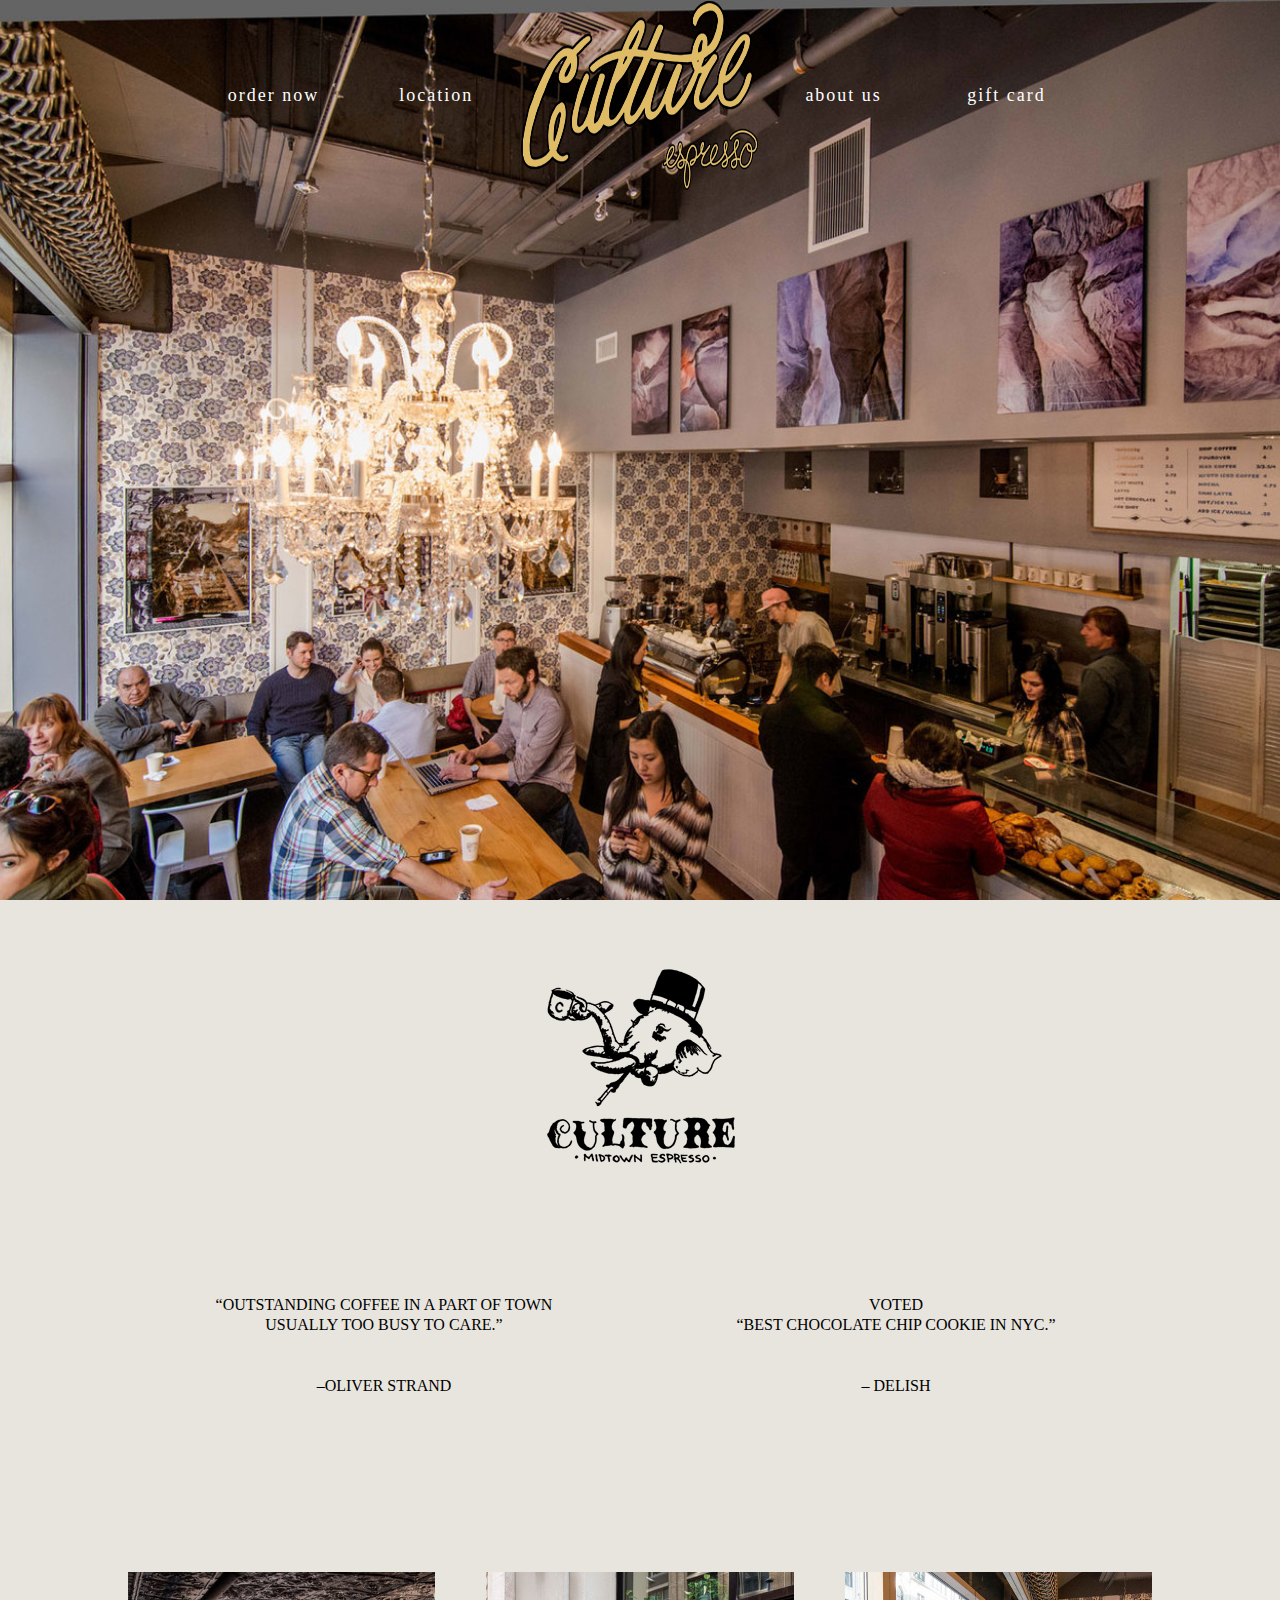
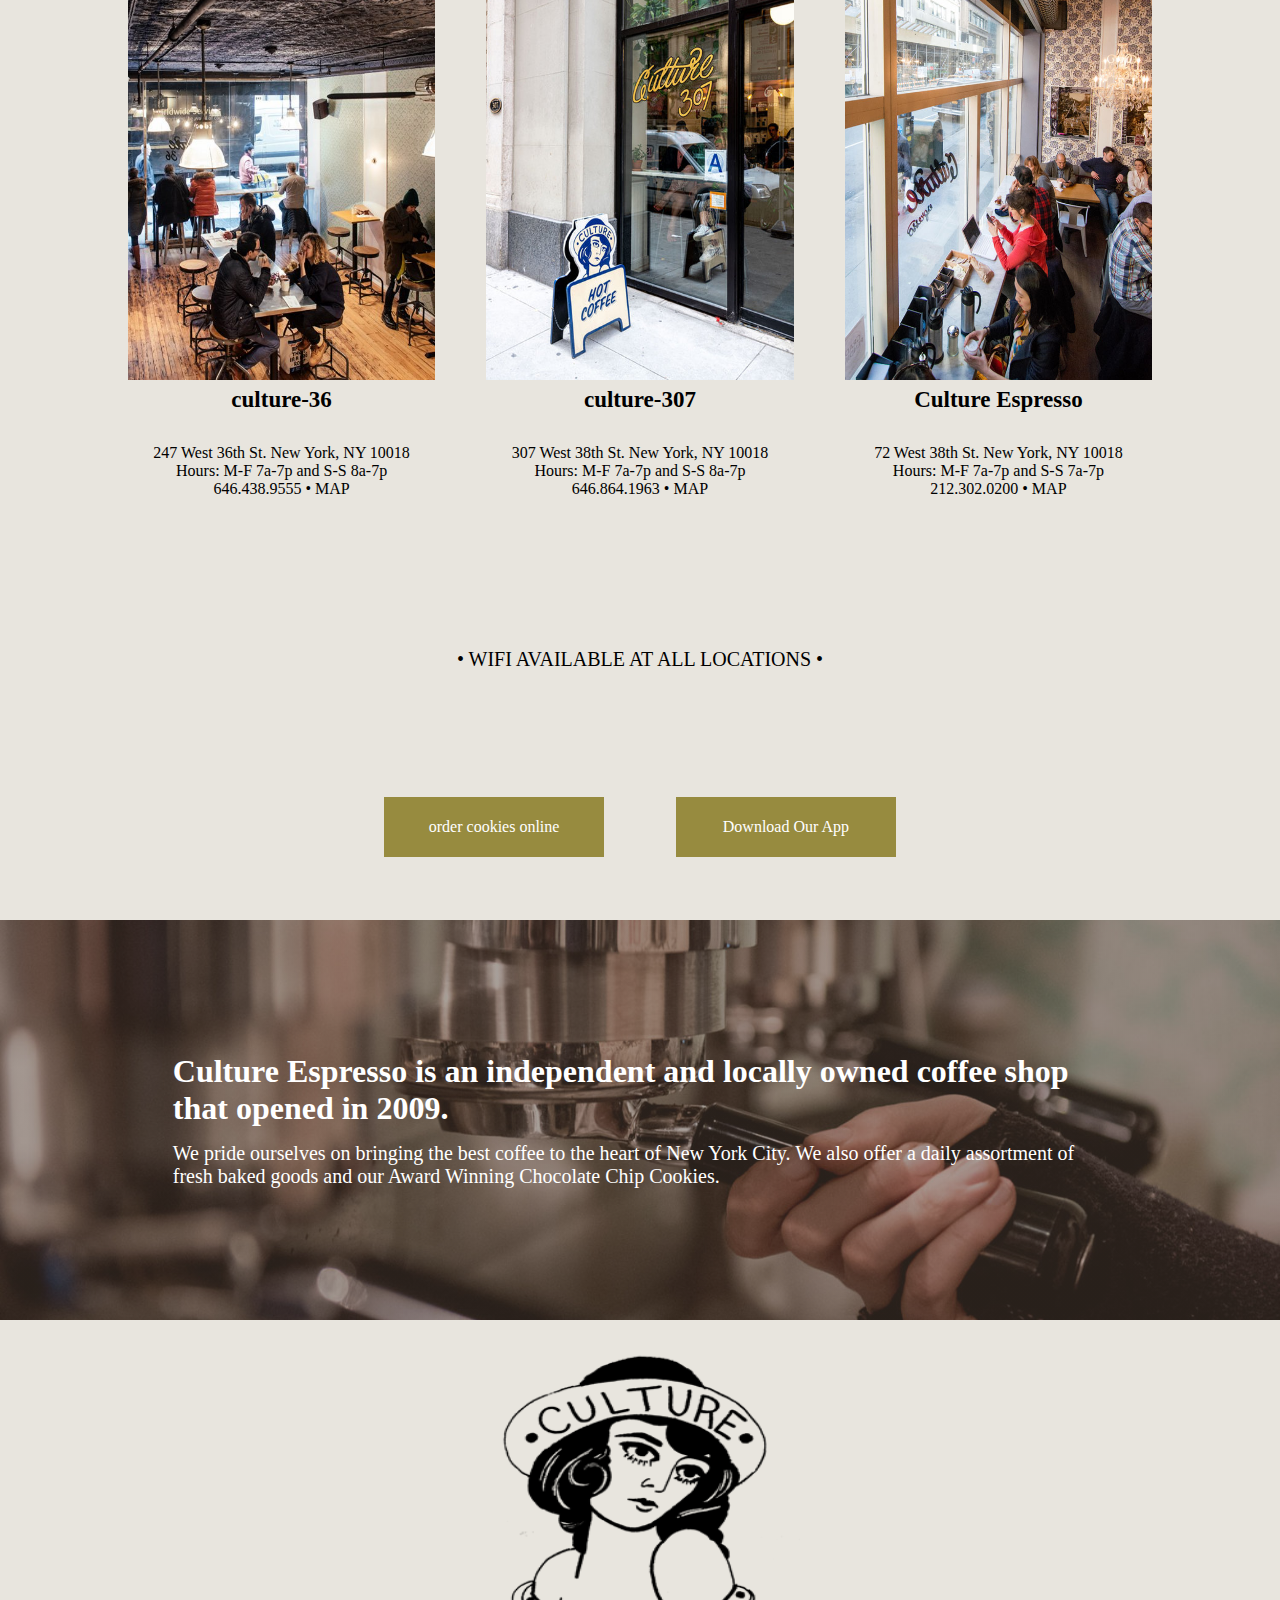
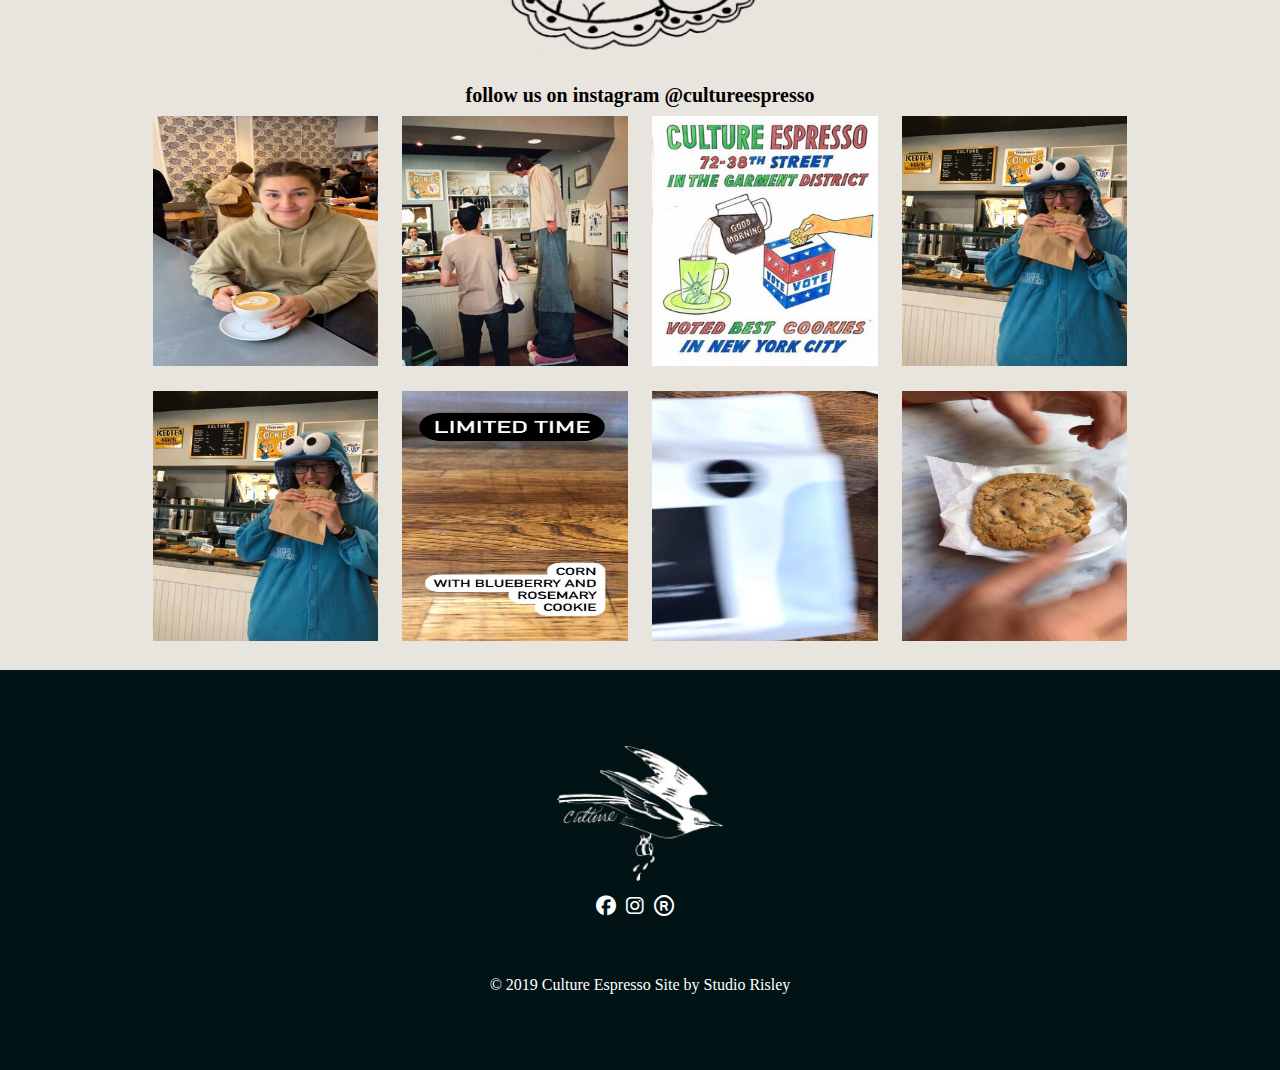
<file: responsive web-page 4/index.html>
<!DOCTYPE html>
<html lang="en">
<head>
    <meta charset="UTF-8">
    <meta name="viewport" content="width=device-width, initial-scale=1.0">
    <title>Your Webpage</title>
    <link rel="stylesheet" href="style.css">
    <link rel="stylesheet" href="media.css">
    <link rel="preconnect" href="https://fonts.googleapis.com">
<link rel="preconnect" href="https://fonts.gstatic.com" crossorigin>
<link rel="stylesheet" href="https://cdnjs.cloudflare.com/ajax/libs/font-awesome/6.4.2/css/all.min.css">
<link href="https://fonts.googleapis.com/css2?family=Abril+Fatface&family=Albert+Sans:wght@500&display=swap" rel="stylesheet">
</head>
    <body>
        <header>
            <nav>
                <ul>
                <li><a href="">order now</a></li>
                <li><a href="">location</a></li>
                <div class="logo">
                    <img src="img/culture-espresso-gold.png" alt="">
                </div>
                <li><a href="">about us</a></li>
                <li><a href="">gift card</a></li>
            </ul>
            </nav>
            <div class="bars1">
                <i class="fa-solid fa-bars" style="color: #f1f4f9;"></i>
            </div>
        </header>
        <section>
            <div class="logo-container">
                <img src="img/culture-elephant.png">
            </div>
            <div class="text-lines">
                <div class="left-text">
                    <p>“OUTSTANDING COFFEE IN A PART OF TOWN</p>
                    <p>USUALLY TOO BUSY TO CARE.”</p>
                    <p id="last"> –OLIVER STRAND</p>
                </div>
                <div class="right-text">
                    <p>VOTED </p>
                     <p >“BEST CHOCOLATE CHIP COOKIE IN NYC.”</p>
                    <p id="last">– DELISH</p>
                </div>
            </div>
            <div class="image-container">
                <div class="image-with-text">
                    <img src="img/culture-36.jpg" alt="Image 1"><br>
                    <h1>culture-36</h1>
                    <p>247 West 36th St. New York, NY 10018 Hours: M-F 7a-7p and S-S 8a-7p 646.438.9555 • MAP</p>
                </div>
                <div class="image-with-text">
                    <img src="img/culture-307.jpg" alt="Image 2"><br>
                    <h1>culture-307</h1>
                    <p>307 West 38th St. New York, NY 10018
                        Hours: M-F 7a-7p and S-S 8a-7p
                        646.864.1963 • MAP</p>
                </div>
                <div class="image-with-text">
                    <img src="img/culture-espresso-38-street.jpg" alt="Image 3">
                    <h1>Culture Espresso</h1>
                     <p>72 West 38th St. New York, NY 10018
                        Hours: M-F 7a-7p and S-S 7a-7p
                        212.302.0200 • MAP</p>
                </div>
            </div>
            </div>
            <div class="centered-text">
                <p>• WIFI AVAILABLE AT ALL LOCATIONS •</p>
            </div>
            <div class="download-boxes">
                <div class="download-box">
                    <p>order cookies online</p>
                </div>
                <div class="download-box">
                    <p>Download Our App </p>
                </div>
            </div>
        </section>
        <section class="background-section">
            <div class="overlay">
                <h1>Culture Espresso is an independent and locally owned coffee shop that opened in 2009.</h1>
                <p>We pride ourselves on bringing the 
                    best coffee to the heart of New York
                     City.  We also offer a daily 
                     assortment of fresh baked goods and 
                     our Award Winning Chocolate Chip 
                     Cookies.</p>
            </div>
        </section>
        <section class="centered-logo-text-image-section">
            <div class="centered-content">
                <img src="img/Culture-Vector-4.png" alt="Logo">
            </div>
            <div class="centered-content-text-lines">
                <p>follow us on instagram @cultureespresso</p>
            </div>
            <div class="centered-content-image-row">
                <img src="img/image-asset.jpeg" alt="Image 1">
                <img src="img/image-asset (1).jpeg" alt="Image 2">
                <img src="img/image-asset (3).jpeg" alt="Image 3">
                <img src="img/image-asset (4).jpeg" alt="Image 4">
                <img src="img/image-asset (4).jpeg" alt="Image 1">
                <img src="img/image-asset (5).jpeg" alt="Image 2">
                <img src="img/image-asset (6).jpeg" alt="Image 3">
                <img src="img/image-asset (7).jpeg" alt="Image 4">
            </div>
        </section>
        <footer class="footer">
            <div class="centered-content1">
                <img src="img/culture-bird.png" alt="Footer Logo">
            </div>
            <div class="footer-icons">
                <i class="fa-brands fa-facebook"></i>
                <i class="fa-brands fa-instagram"></i>
                <i class="fa-regular fa-registered"></i>
            </div>
            <div class="footer-text">
                <p >© 2019 Culture Espresso 
                     Site by Studio Risley
                </p>
            </div>
        </footer>
    </body>
</html>
</file>
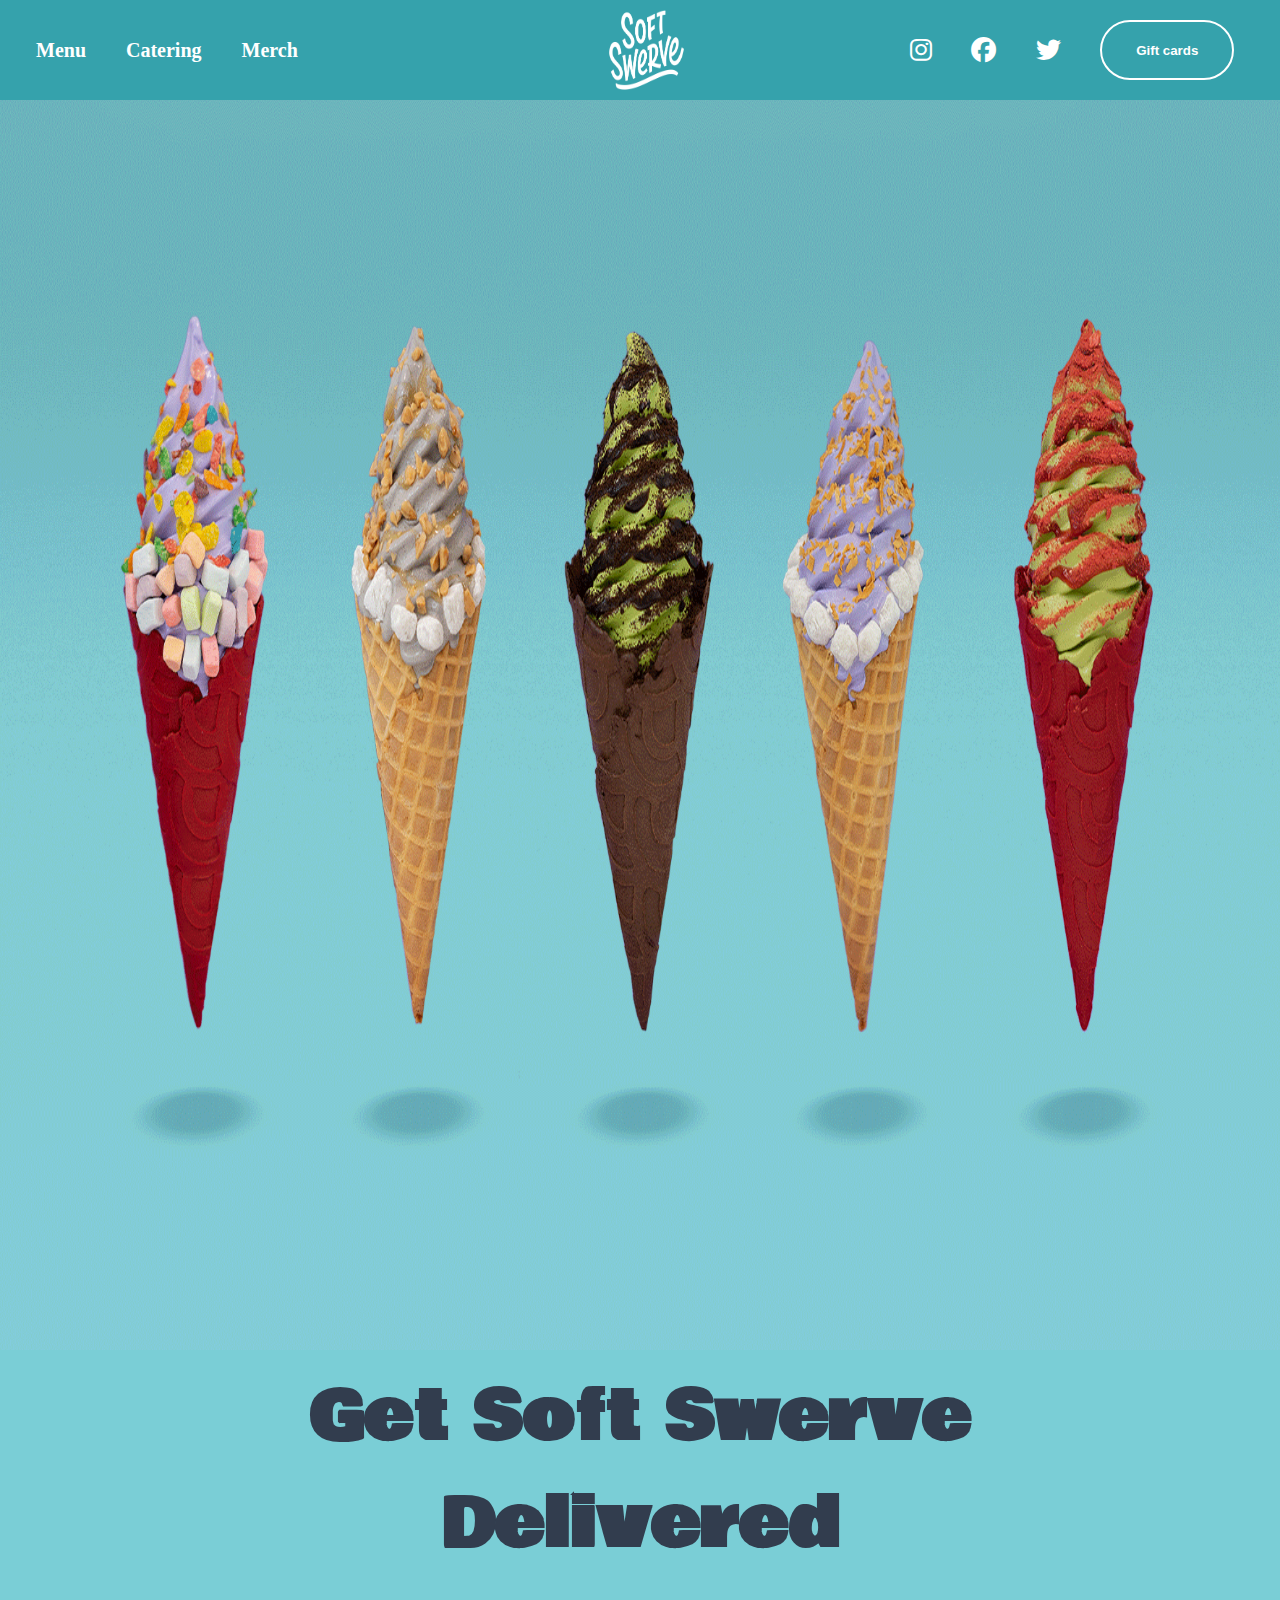
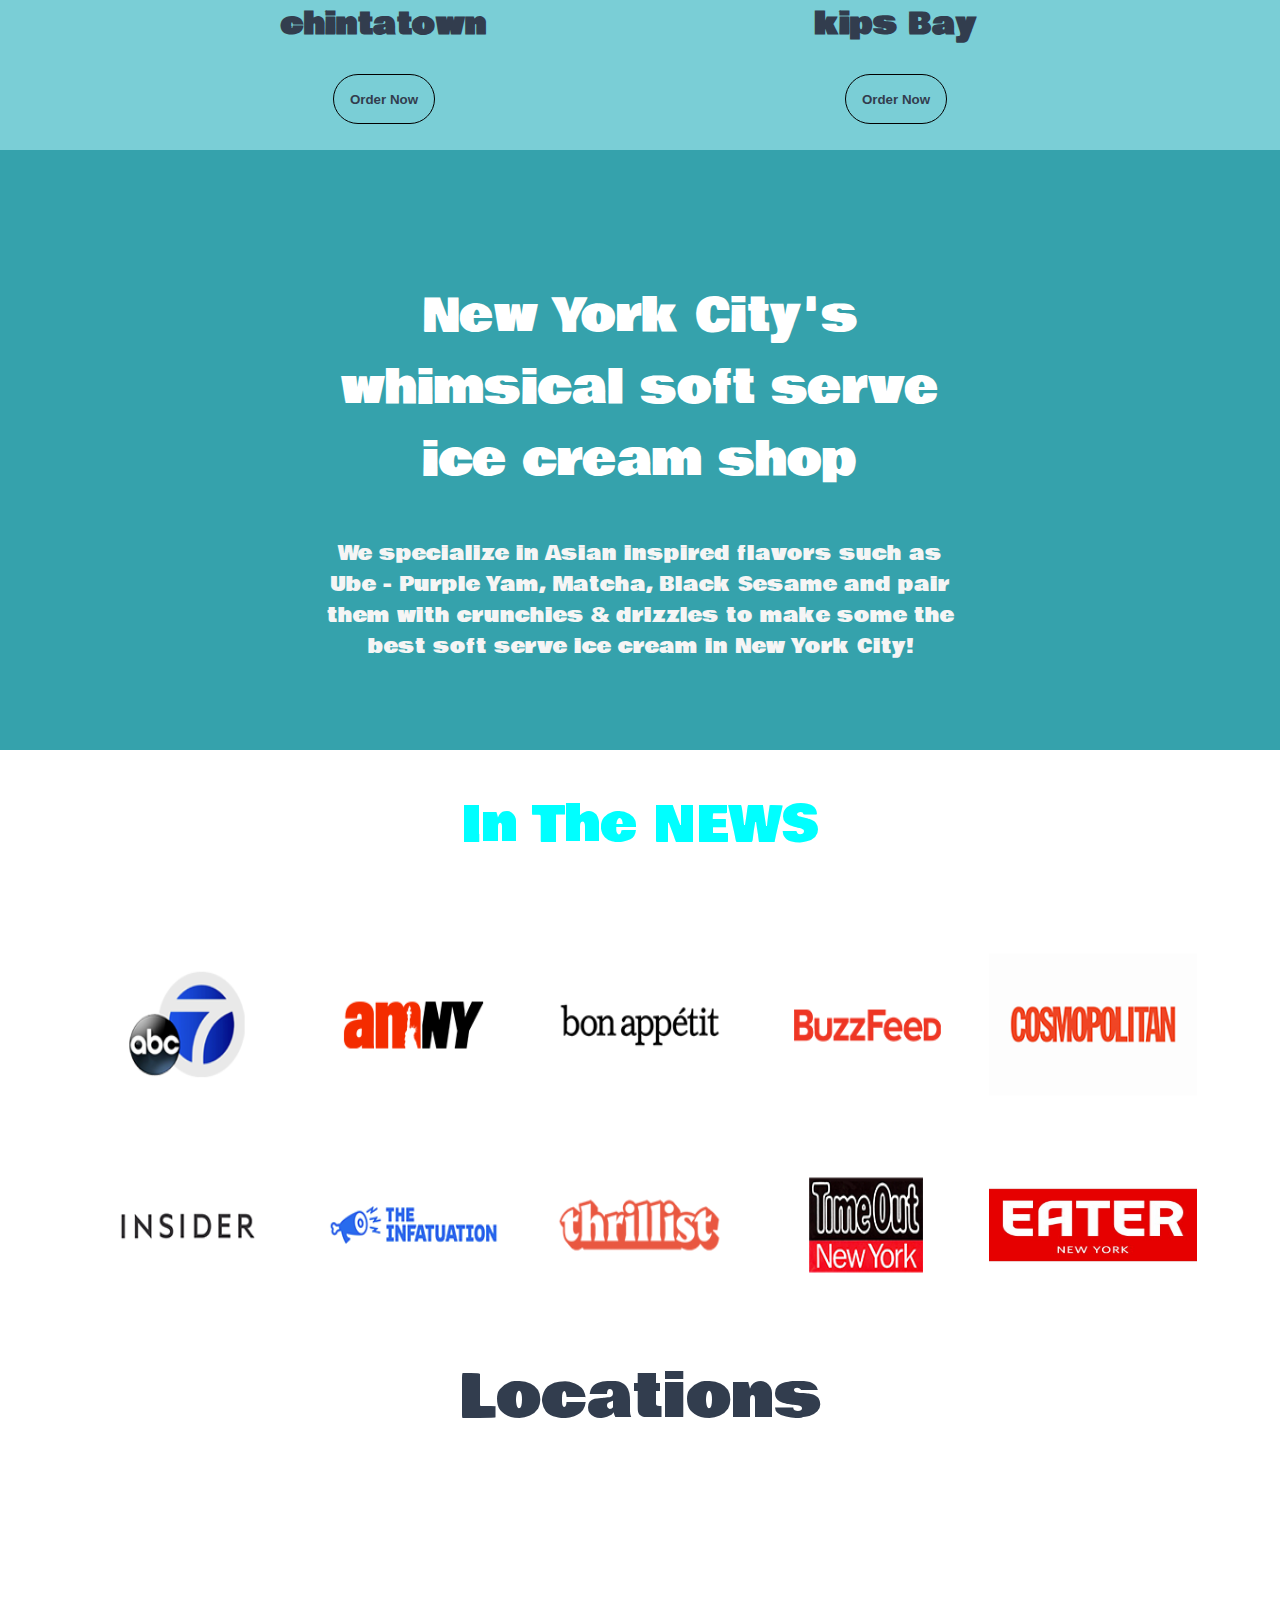
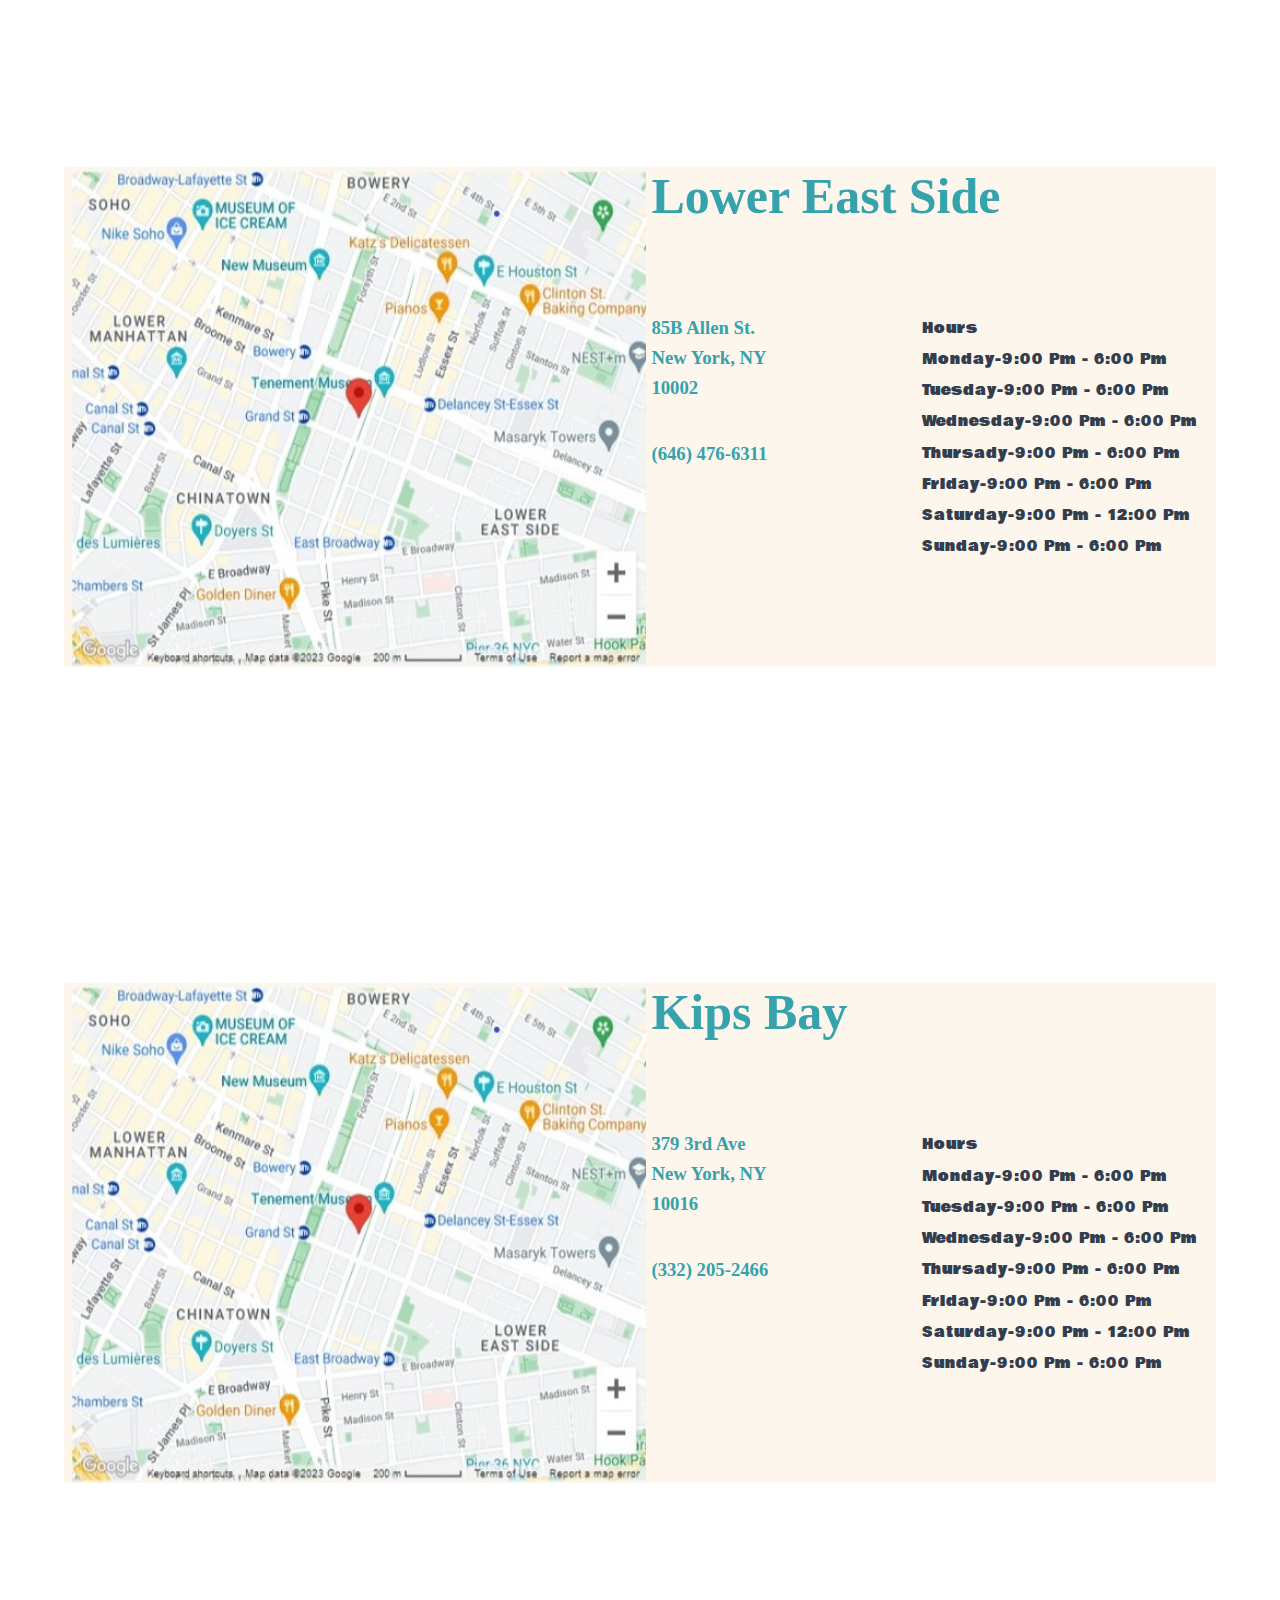
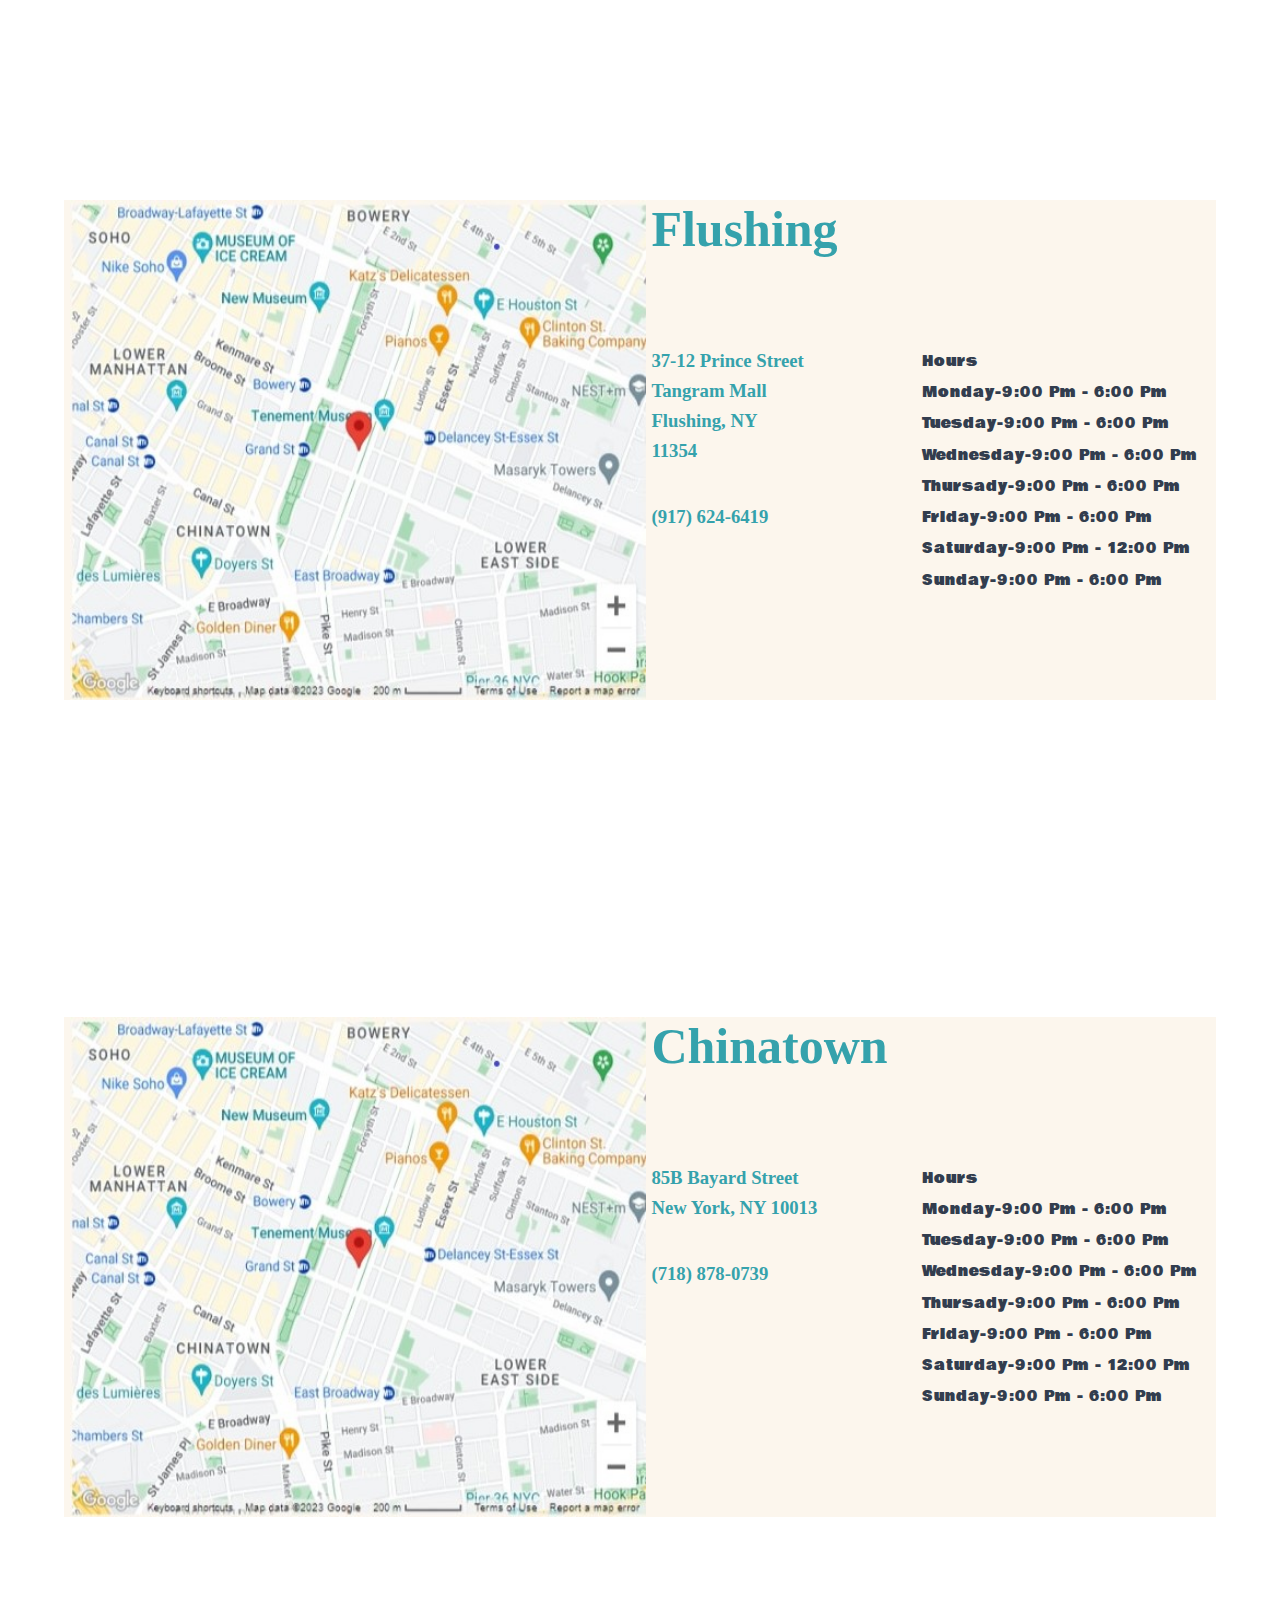
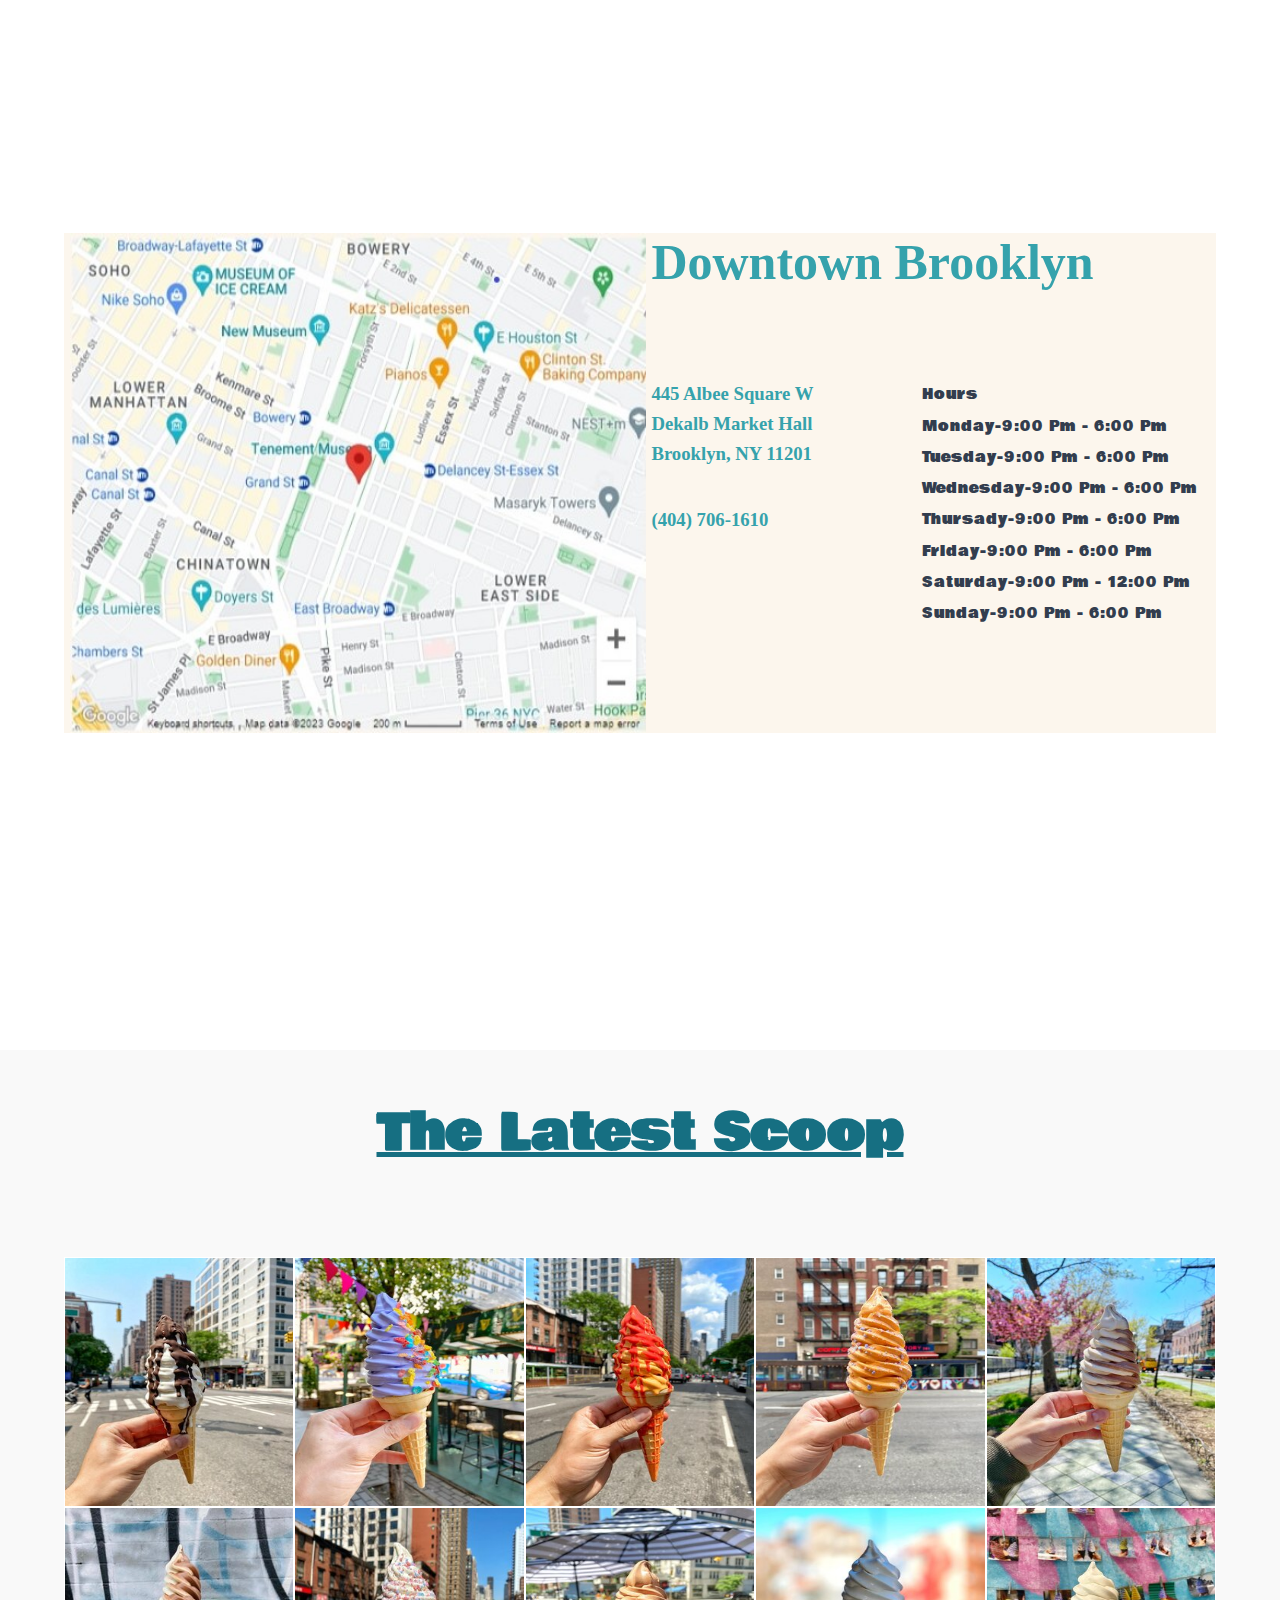
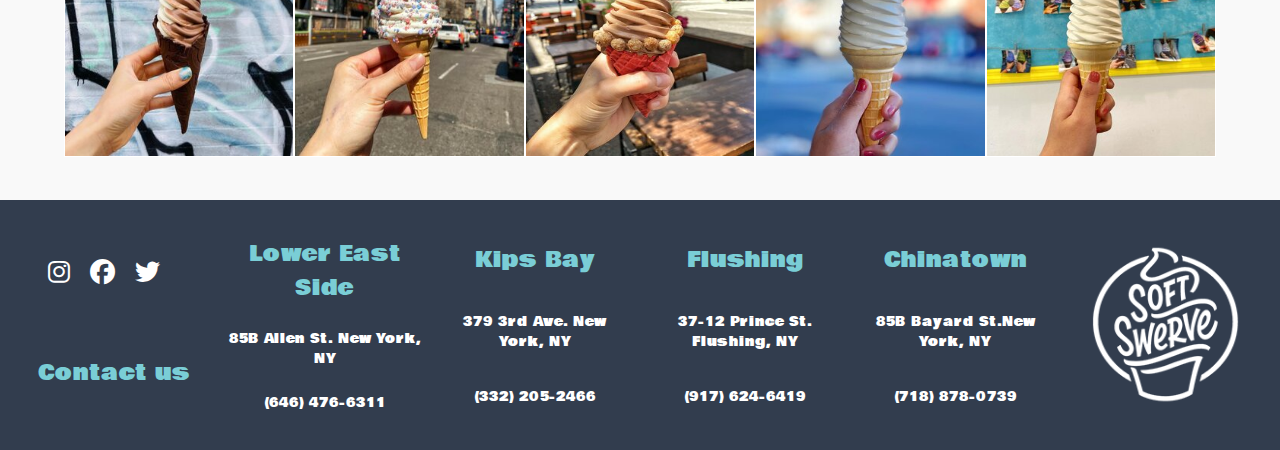
<file: responsive web-page 5/index.html>
<!DOCTYPE html>
<html lang="en">
<head>
    <meta charset="UTF-8">
    <meta name="viewport" content="width=device-width, initial-scale=1.0">
    <link rel="stylesheet" href="style.css">
    <link rel="stylesheet" href="media.css">
    <link rel="stylesheet" href="https://cdnjs.cloudflare.com/ajax/libs/font-awesome/6.4.2/css/all.min.css">
    <link rel="preconnect" href="https://fonts.googleapis.com">
<link rel="preconnect" href="https://fonts.gstatic.com" crossorigin>
<link href="https://fonts.googleapis.com/css2?family=Bowlby+One&family=Poiret+One&display=swap" rel="stylesheet">
    <title>Your Web Page</title>
</head>
<body>
    <header>
        <nav>
            <ul>
                <li><a href="#">Menu</a></li>
                <li><a href="#">Catering</a></li>
                <li><a href="#">Merch</a></li>
            </ul>
        </nav>
        <div class="bars">
        <i id="bars" class="fa-solid fa-bars"></i></div>
            <div class="logo">
                <img src="img/logo.png">
            </div>
            <div class="icons">
                <a href="#"><i class="fa-brands fa-instagram" style="color: #ffffff;"></i></a>
                <a href="#"><i class="fa-brands fa-facebook" style="color: #ffffff;"></i></a>
                <a href="#"><i class="fa-brands fa-twitter" style="color: #ffffff;"></i></a>
                <button class="btn1">Gift cards</button>
            </div>
    </header>
    <section class="section">
        <img src="img/SoftSwerve_Hero.gif" alt="">
    </section>
    <section class="section1">
        <h2>Get Soft Swerve Delivered</h2>
        <div class="buttons">
            <a class="a1" href="">chintatown</a>
            <button class="btn2">Order Now</button>
        </div>
            <div class="buttons">
                <a class="a1" href="">kips Bay</a>
            <button class="btn2">Order Now</button>
        </div>

    </section>
    <section class="text-section">
        <div class="text">
            <p class="pp1">New York City's whimsical soft serve ice cream shop</p>
           <p class="p1">We specialize in Asian inspired flavors such as
            Ube - Purple Yam, Matcha, Black Sesame and pair them
             with crunchies & drizzles to make some the best 
             soft serve ice cream in New York City!</p>
        </div>
    </section>
    <section class="news-section">
        <p>In The NEWS</p>
        <div class="news-row">
            <div class="row-img">
                <img src="img/1.png" alt="">
            </div>
            <div class="row-img">
                <img src="img/2.png" alt="">
            </div>
            <div class="row-img">
                <img src="img/3.png" alt="">
            </div>
            <div class="row-img">
                <img src="img/4.png" alt="">
            </div>
            <div class="row-img">
                <img src="img/5.png" alt="">
            </div>
            <div class="row-img">
                <img src="img/7.png" alt="">
            </div>
            <div class="row-img">
                <img src="img/8.png" alt="">
            </div>
            <div class="row-img">
                <img src="img/9.png" alt="">
            </div>
            <div class="row-img">
                <img src="img/10.png" alt="">
            </div>
            <div class="row-img">
                <img src="img/6.jpeg" alt="">
            </div>
        </div>
    </section>
    <section class="section3">
    <div class="info-section">
        <p class="infop">Locations</p>
    </div>
    <div class="maindiv">
        <div class="info-column">
            <img src="img/loc-1.jpg" alt="Shop Image">
        </div>
        <div class="info-column1">
            <h1>Lower East Side</h1>
            <div class="add">
                <h3>85B Allen St.</h3>
                <h3>New York, NY </h3>
                <h3> 10002</h3><br><br>
            <h3>(646) 476-6311</h3>
        </div>
            <div class="timing">
                    <p class="leftp">Hours</p>
                    <p class="leftp">Monday-9:00 pm - 6:00 pm</p>
                    <p class="leftp">tuesday-9:00 pm - 6:00 pm</p>
                    <p class="leftp">wednesday-9:00 pm - 6:00 pm</p>
                    <p class="leftp">thursady-9:00 pm - 6:00 pm</p>
                    <p class="leftp">friday-9:00 pm - 6:00 pm</p>
                    <p class="leftp">saturday-9:00 pm - 12:00 pm</p>
                    <p class="leftp">sunday-9:00 pm - 6:00 pm</p>
                </div>
        </div>
    </div>
    <div class="maindiv">
        <div class="info-column">
            <img src="img/loc-1.jpg" alt="Shop Image">
        </div>
        <div class="info-column1">
            <h1>Kips Bay</h1>
            <div class="add">
                <h3>379 3rd Ave </h3>
                <h3>New York, NY </h3>
                <h3> 10016</h3><br><br>
            <h3>(332) 205-2466</h3>
        </div>
            <div class="timing">
                    <p class="leftp">Hours</p>
                    <p class="leftp">Monday-9:00 pm - 6:00 pm</p>
                    <p class="leftp">tuesday-9:00 pm - 6:00 pm</p>
                    <p class="leftp">wednesday-9:00 pm - 6:00 pm</p>
                    <p class="leftp">thursady-9:00 pm - 6:00 pm</p>
                    <p class="leftp">friday-9:00 pm - 6:00 pm</p>
                    <p class="leftp">saturday-9:00 pm - 12:00 pm</p>
                    <p class="leftp">sunday-9:00 pm - 6:00 pm</p>
                </div>
        </div>
    </div>  
    <div class="maindiv">
        <div class="info-column">
            <img src="img/loc-1.jpg" alt="Shop Image">
        </div>
        <div class="info-column1">
            <h1>Flushing</h1>
            <div class="add">
                <h3>37-12 Prince Street </h3>
                <h3>Tangram Mall </h3>
                <h3>Flushing, NY </h3>
                <h3> 11354</h3><br><br>
            <h3>(917) 624-6419</h3>
        </div>
            <div class="timing">
                    <p class="leftp">Hours</p>
                    <p class="leftp">Monday-9:00 pm - 6:00 pm</p>
                    <p class="leftp">tuesday-9:00 pm - 6:00 pm</p>
                    <p class="leftp">wednesday-9:00 pm - 6:00 pm</p>
                    <p class="leftp">thursady-9:00 pm - 6:00 pm</p>
                    <p class="leftp">friday-9:00 pm - 6:00 pm</p>
                    <p class="leftp">saturday-9:00 pm - 12:00 pm</p>
                    <p class="leftp">sunday-9:00 pm - 6:00 pm</p>
                </div>
        </div>
    </div>
    <div class="maindiv">
        <div class="info-column">
            <img src="img/loc-1.jpg" alt="Shop Image">
        </div>
        <div class="info-column1">
            <h1>Chinatown</h1>
            <div class="add">
                <h3>85B Bayard Street </h3>
                <h3>New York, NY 10013 </h3><br><br>
            <h3>(718) 878-0739</h3>
        </div>
            <div class="timing">
                    <p class="leftp">Hours</p>
                    <p class="leftp">Monday-9:00 pm - 6:00 pm</p>
                    <p class="leftp">tuesday-9:00 pm - 6:00 pm</p>
                    <p class="leftp">wednesday-9:00 pm - 6:00 pm</p>
                    <p class="leftp">thursady-9:00 pm - 6:00 pm</p>
                    <p class="leftp">friday-9:00 pm - 6:00 pm</p>
                    <p class="leftp">saturday-9:00 pm - 12:00 pm</p>
                    <p class="leftp">sunday-9:00 pm - 6:00 pm</p>
                </div>
        </div>
    </div>
    <div class="maindiv">
        <div class="info-column">
            <img src="img/loc-1.jpg" alt="Shop Image">
        </div>
        <div class="info-column1">
            <h1>Downtown Brooklyn</h1>
            <div class="add">
                <h3>445 Albee Square W </h3>
                <h3>Dekalb Market Hall</h3>
                <h3> Brooklyn, NY 11201</h3><br><br>
            <h3>(404) 706-1610</h3>
        </div>
            <div class="timing">
                    <p class="leftp">Hours</p>
                    <p class="leftp">Monday-9:00 pm - 6:00 pm</p>
                    <p class="leftp">tuesday-9:00 pm - 6:00 pm</p>
                    <p class="leftp">wednesday-9:00 pm - 6:00 pm</p>
                    <p class="leftp">thursady-9:00 pm - 6:00 pm</p>
                    <p class="leftp">friday-9:00 pm - 6:00 pm</p>
                    <p class="leftp">saturday-9:00 pm - 12:00 pm</p>
                    <p class="leftp">sunday-9:00 pm - 6:00 pm</p>
                </div>
        </div>
    </div>
    
</section>
    <section class="gallery-section">
        <h1>The Latest Scoop</h1>
        <div class="image-row">
            <div class="child">
                <img src="img/1.1.jpeg" >

            </div>
            <div class="child">
                <img src="img/2.2.jpeg" >
            </div>
            <div class="child">
                <img src="img/3.3.jpeg" >
            </div>
            <div class="child">
                <img src="img/5.5.jpeg" >

            </div>
            <div class="child">
                <img src="img/6.6.jpeg" >

            </div>
            <div class="child">
                <img src="img/4.4.jpeg" >

            </div>
            <div class="child">
                <img src="img/9.9.jpeg" >

            </div>
            <div class="child">
                <img src="img/10.10.jpeg"> 

            </div>
            <div class="child">
                <img src="img/8.8.jpeg" alt="">
            </div>
            <div class="child">
                <img src="img/7.7.jpeg" alt="">
            </div>
        </div>
    </section>
    <footer class="footer-section">
        <div class="footer-column">
            <i id="icon3" class="fa-brands fa-instagram" style="color: #ffffff;"></i>
            <i id="icon3" class="fa-brands fa-facebook" style="color: #ffffff;"></i>
            <i id="icon3" class="fa-brands fa-twitter" style="color: #ffffff;"></i>
            <p  class="pp1">Contact us</p>
        </div>
    </div>
    <div class="footer-column">
        <p class="pp1">Lower East Side</p>
        <p>85B Allen St. New York, NY</p>
        <p>(646) 476-6311</p>
    </div>
        <div class="footer-column">
            <p class="pp1">Kips Bay</p>
            <p>379 3rd Ave. New York, NY</p>
            <p>(332) 205-2466</p>
        </div>
    </div>
    <div class="footer-column">
        <p class="pp1">Flushing</p>
        <p>37-12 Prince St. Flushing, NY</p>
        <p>(917) 624-6419</p>
    </div>
        <div class="footer-column">
            <p class="pp1">Chinatown</p>
            <p>85B Bayard St.New York, NY</p>
            <p>(718) 878-0739</p>
        </div>
        <div class="footer-column"><img src="img/logo2.png"></div>
    </footer>
</body>
</html>
</file>
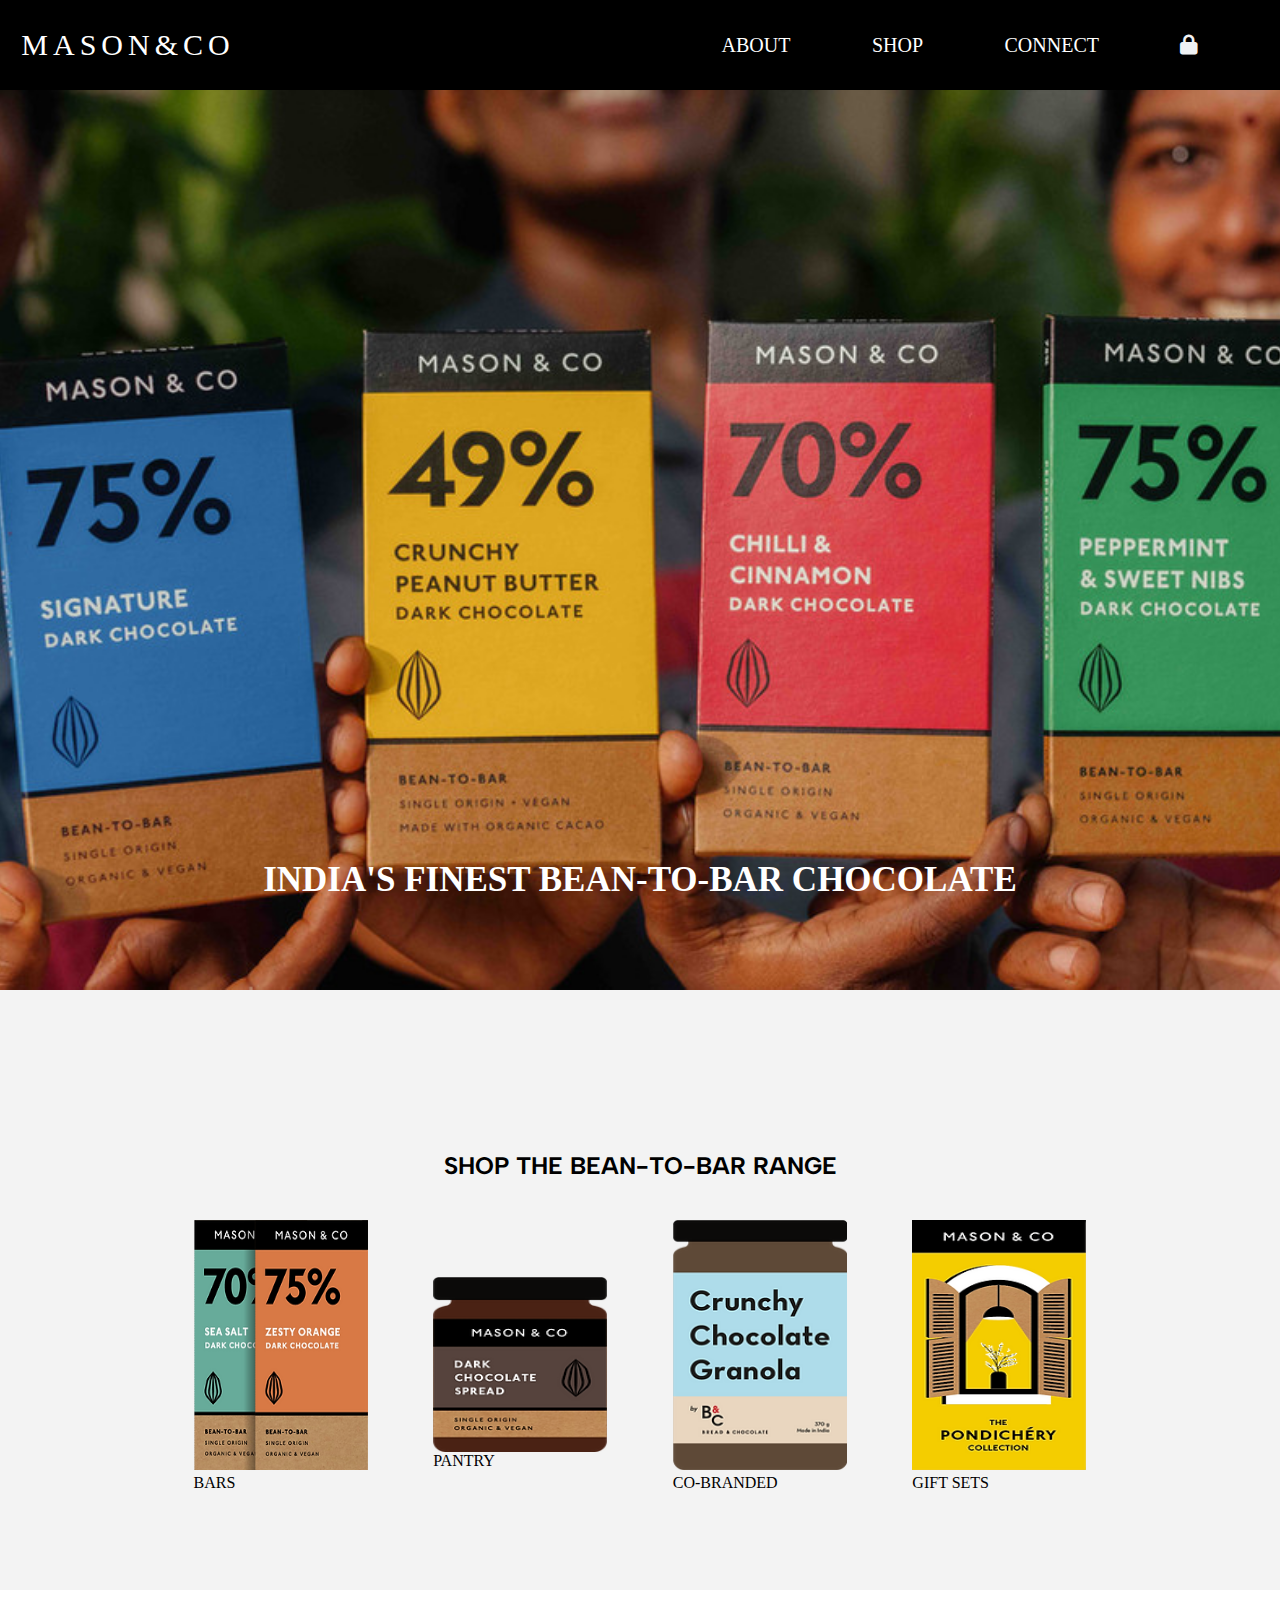
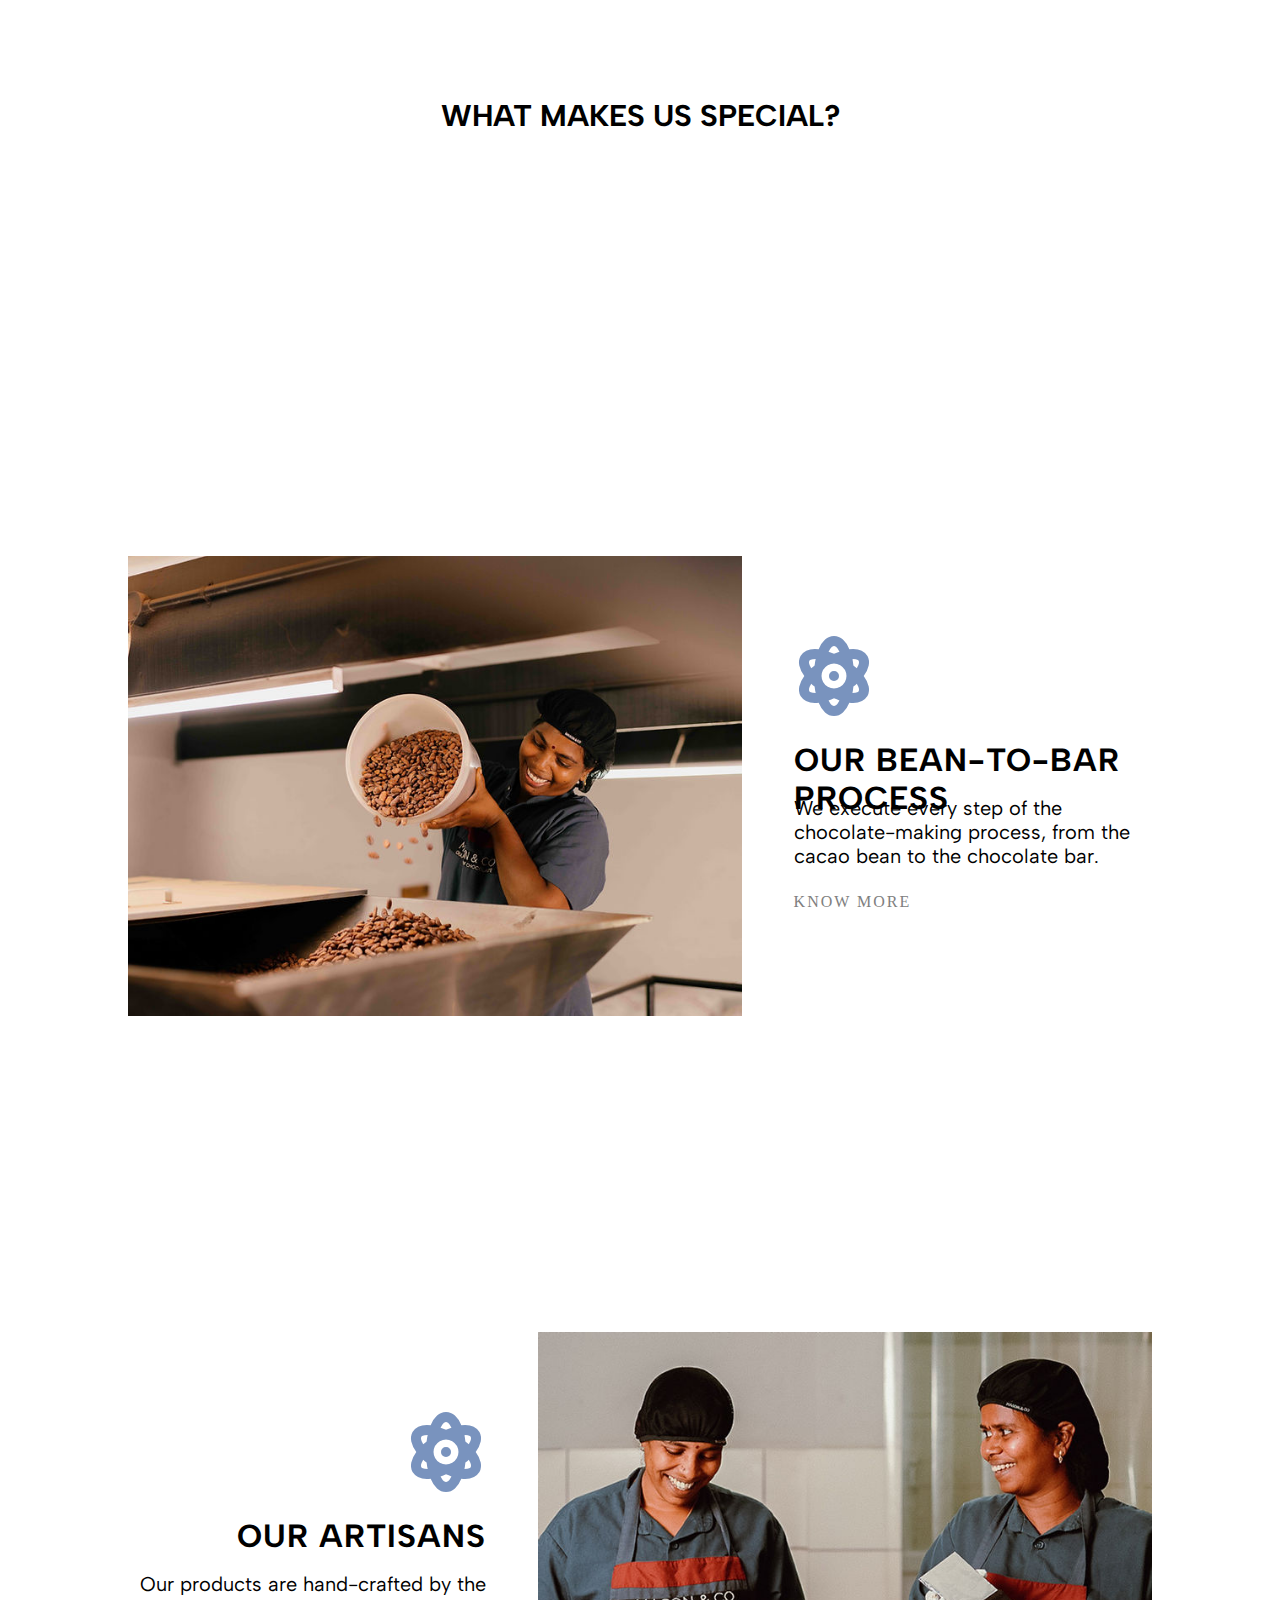
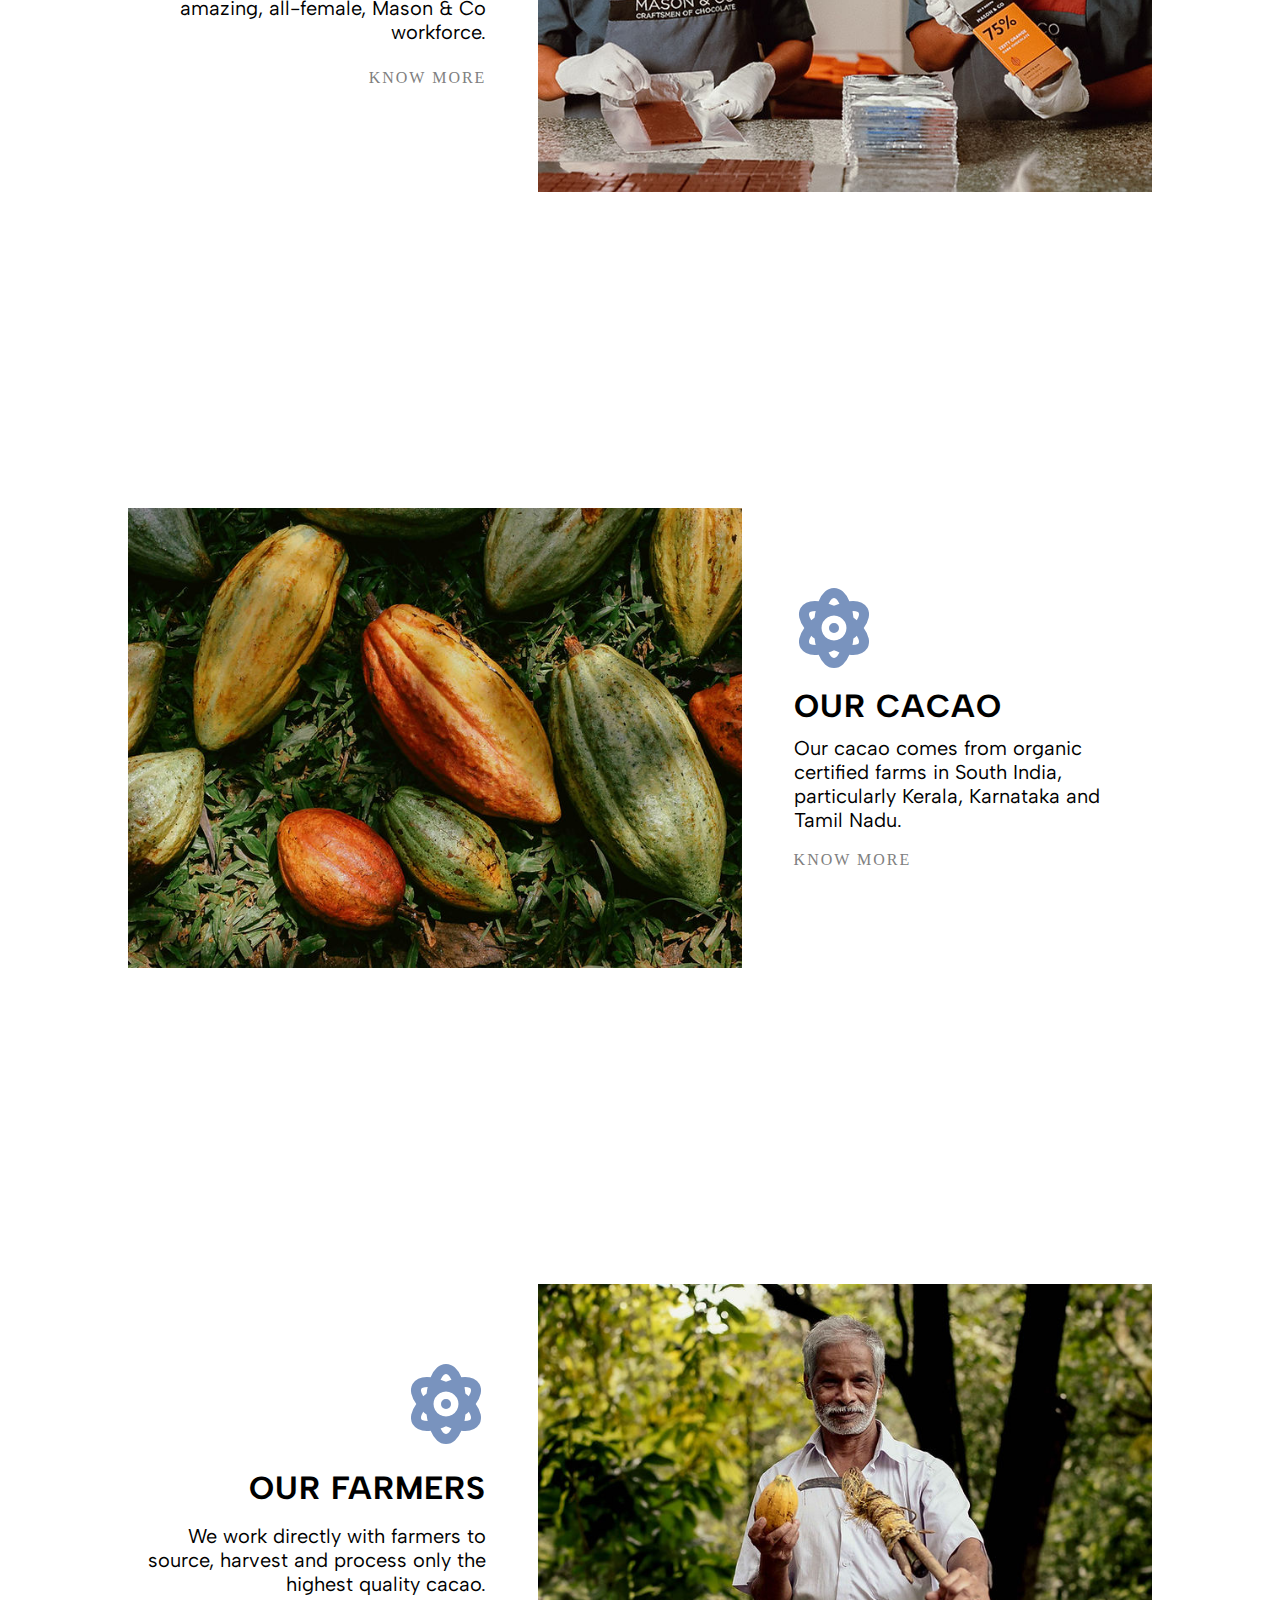
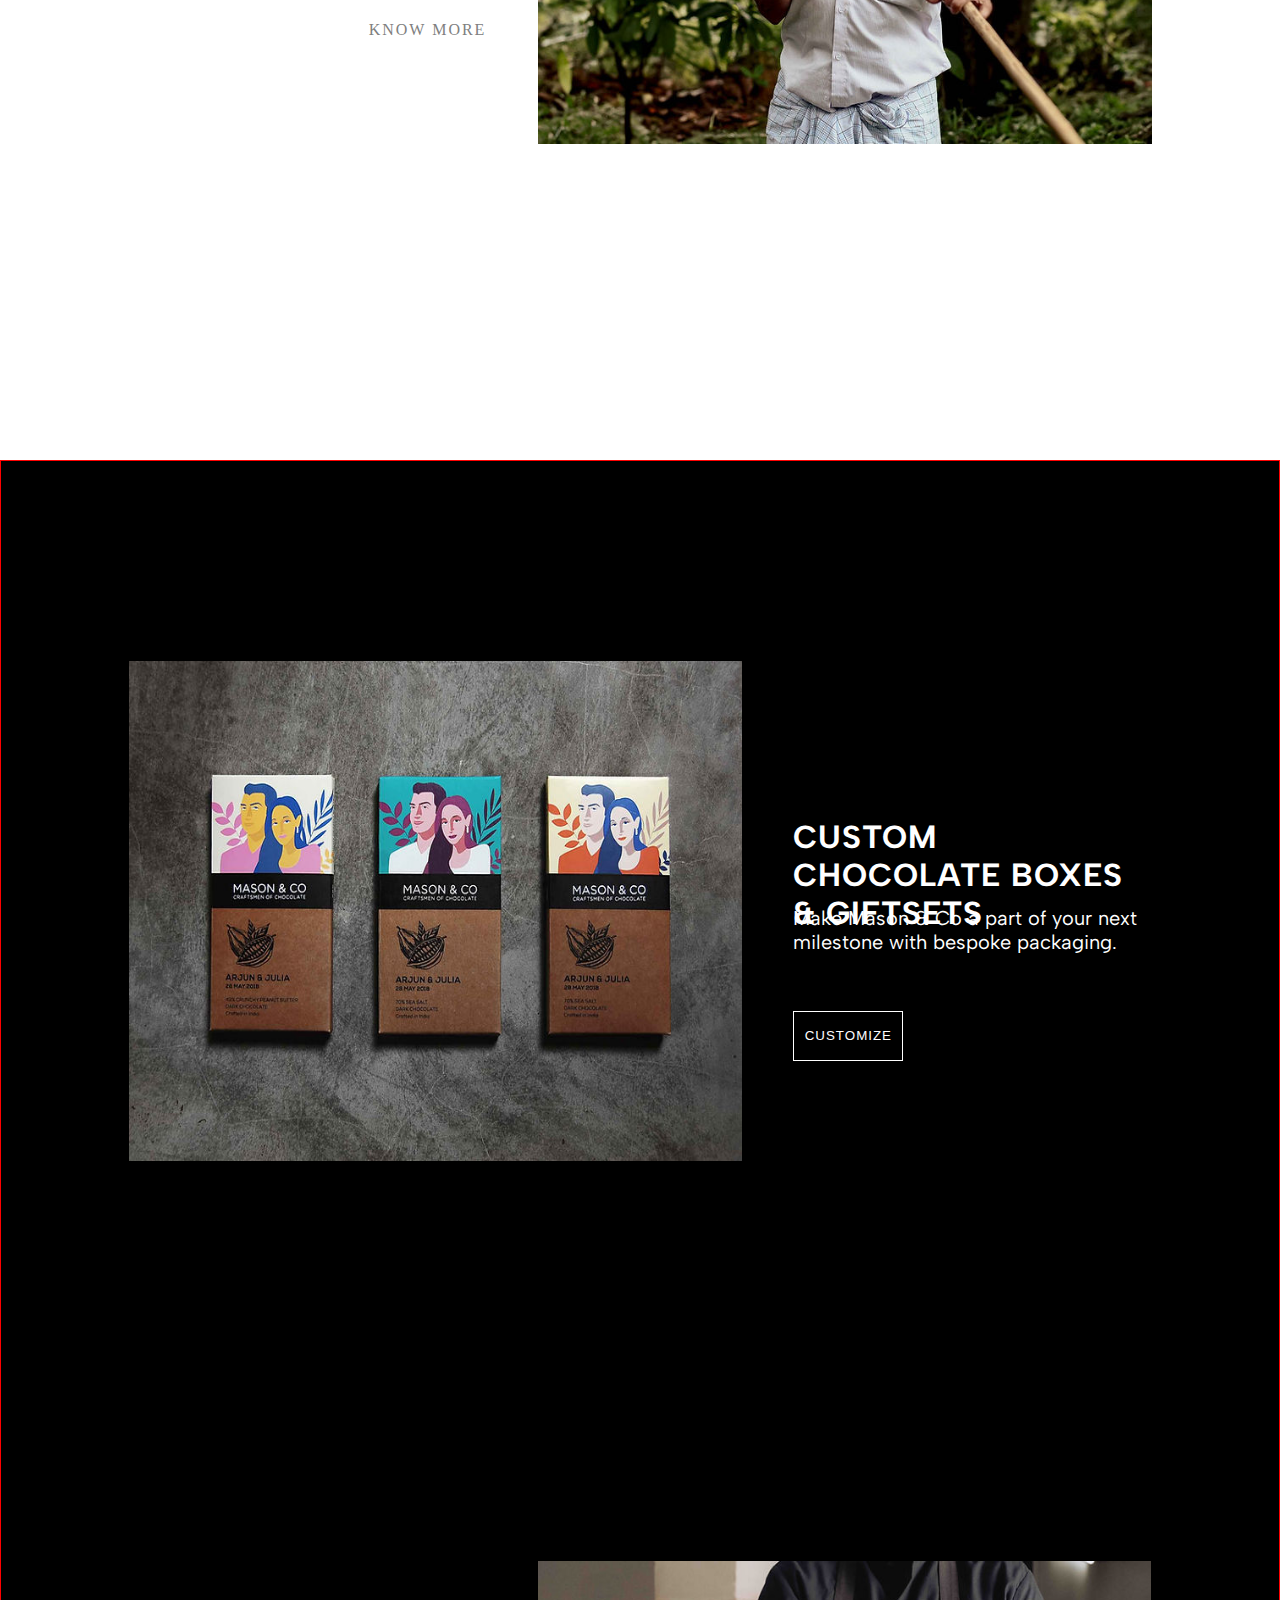
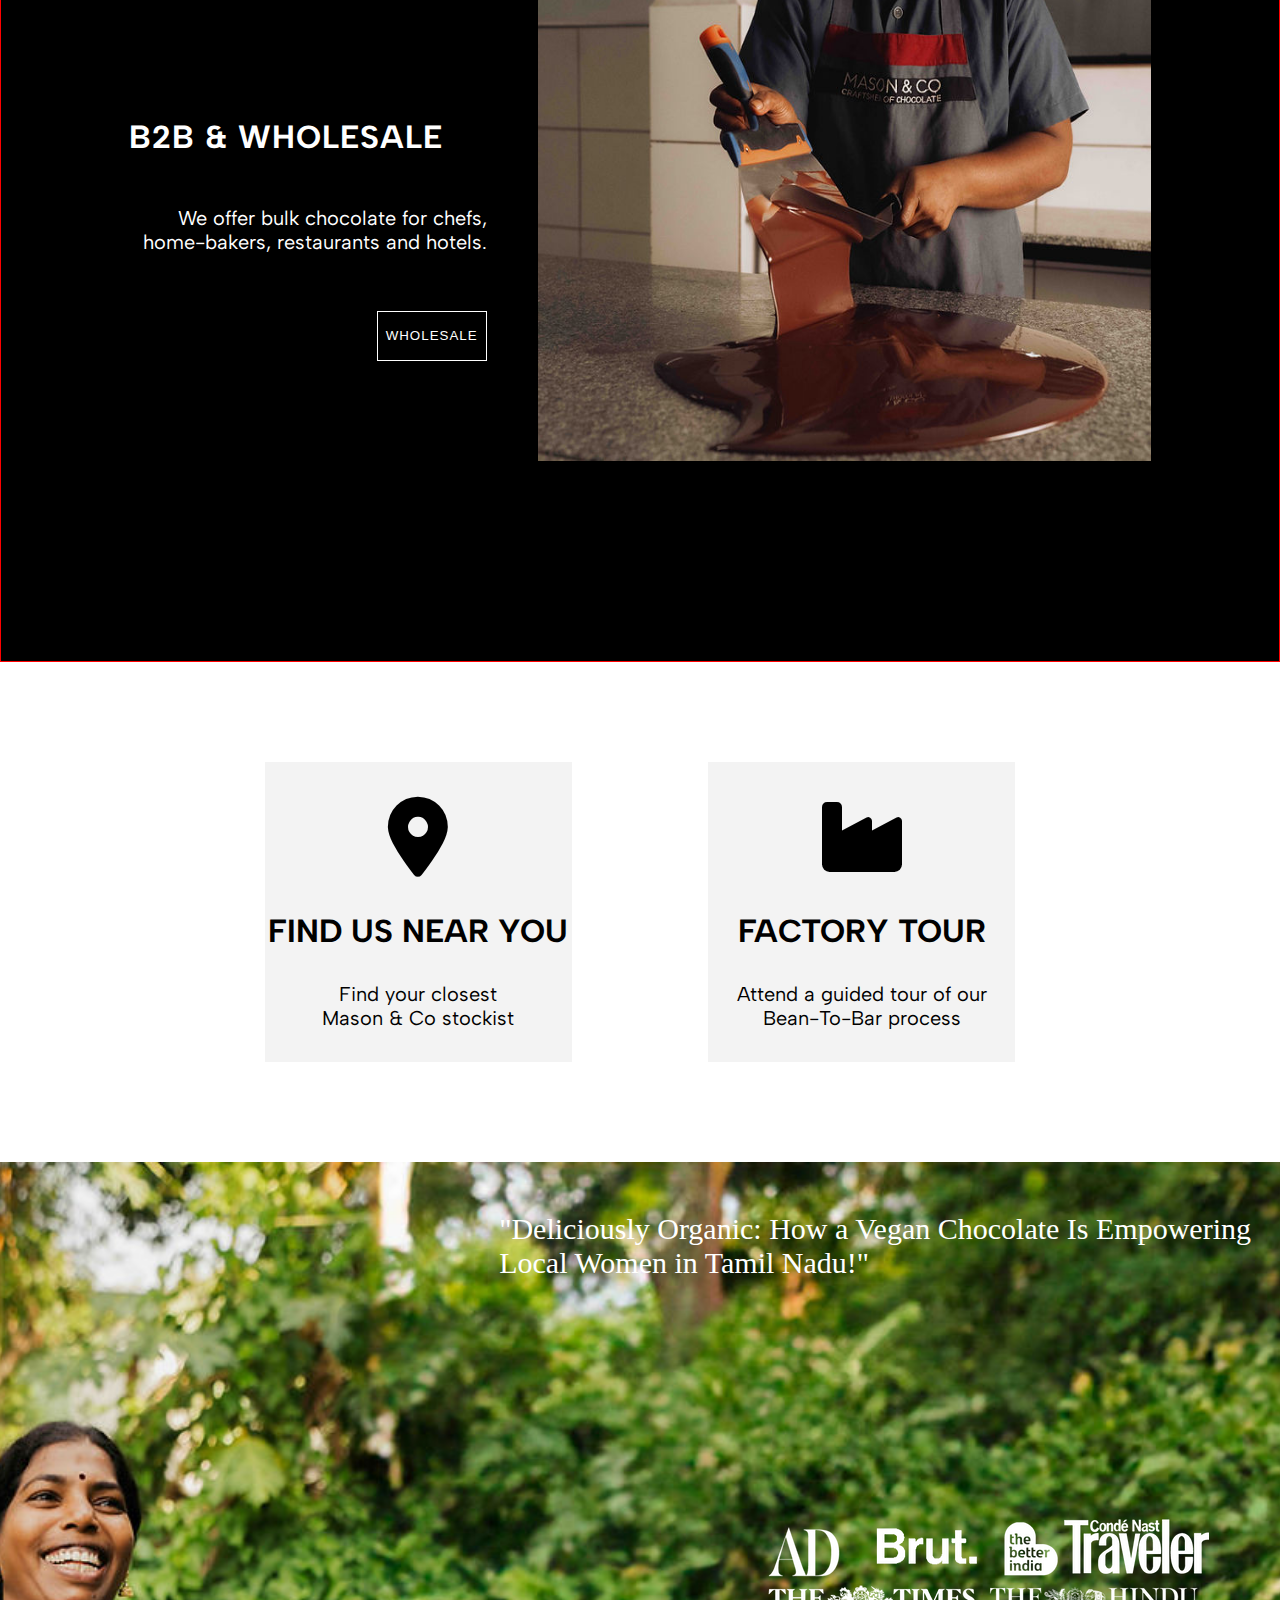
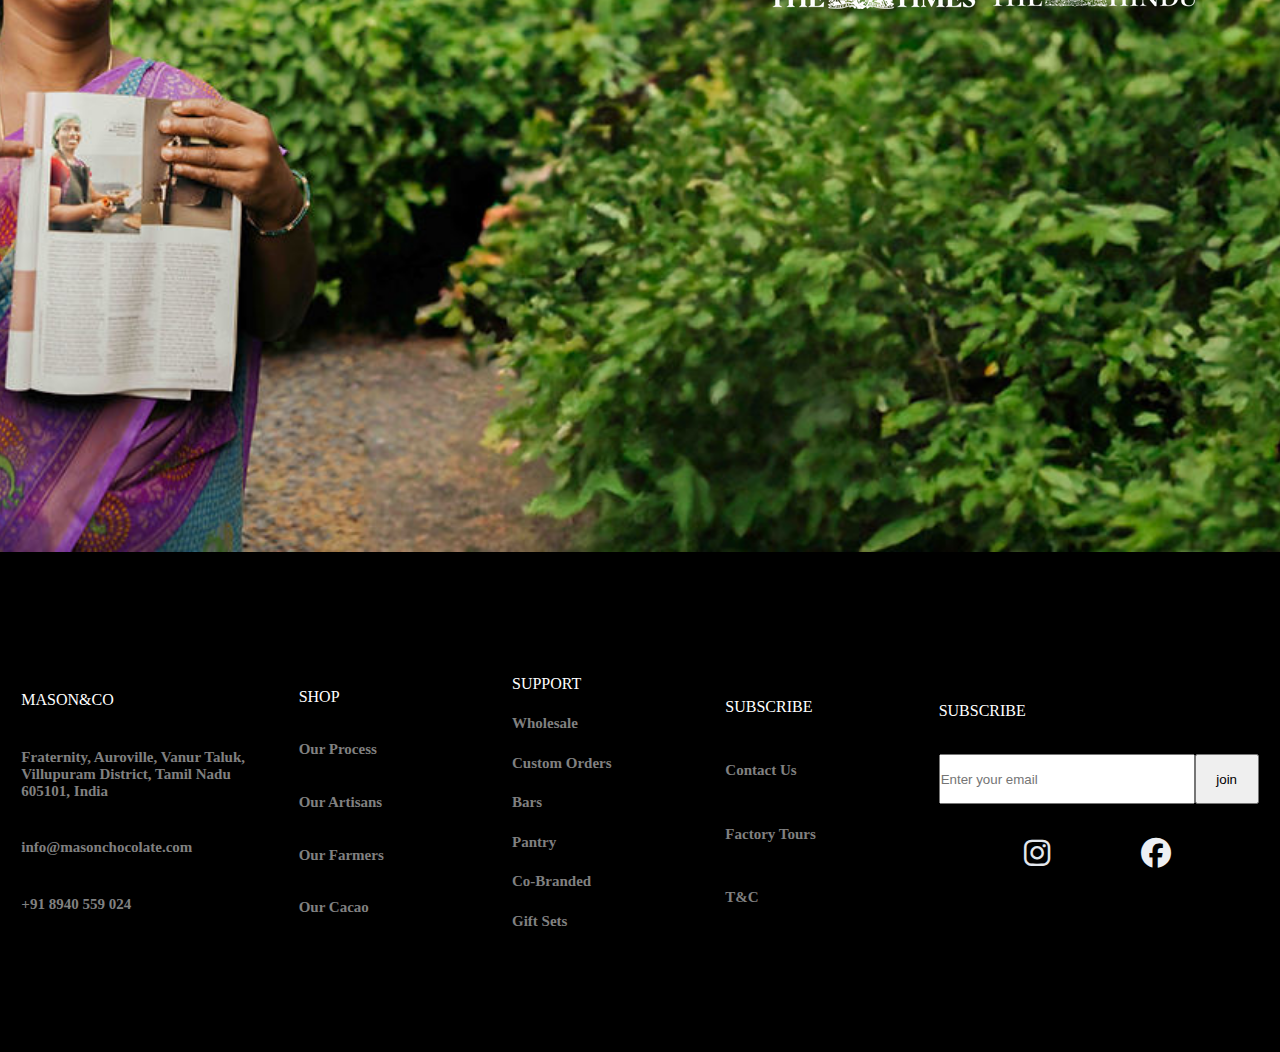
<file: responsive web page 3/responsive web page2.html>
<!DOCTYPE html>
<html lang="en">
<head>
    <meta charset="UTF-8">
    <meta name="viewport" content="width=device-width, initial-scale=1.0">
    <title>responsive webpage-3</title>
    <link rel="stylesheet" href="style.css"> 
    <link rel="stylesheet" href="media.css">
    <link rel="preconnect" href="https://fonts.googleapis.com">
<link rel="preconnect" href="https://fonts.gstatic.com" crossorigin>
<link href="https://fonts.googleapis.com/css2?family=Albert+Sans:wght@500&display=swap" rel="stylesheet">
<link rel="stylesheet" href="https://cdnjs.cloudflare.com/ajax/libs/font-awesome/6.4.2/css/all.min.css">
</head>
<body>
    <header>
        <div class="logo">
            <a href="">MASON&CO</a>
        </div>
        <nav>
            <ul>
                <li><a href="">ABOUT</a></li>
                <li><a href="">SHOP</a></li>
                <li><a href="">CONNECT</a></li>
                <i class="fa-solid fa-lock" id="headericon" style="color: #f0f2f4;"></i>
            </ul>
        </nav>
    </header>
    <section class="section1">
        <div class="section1div1">
            <h1>INDIA'S FINEST BEAN-TO-BAR CHOCOLATE</h1>
        </div>
    </section>
    <section class="section2">
        <div class="section2div2">
            <h2>SHOP THE BEAN-TO-BAR RANGE</h2>
            <div class="se2images">
                <img src="images/Bars.png" alt="">
                <div class="title"><p>BARS</p></div>
            </div>
            <div class="se2images" style="display: flex; justify-content: end;  flex-direction: column;">
                <img id="se2img2" src="images/Pantry.png" alt="">
                <div class="title"><p>PANTRY</p></div>
            </div>
            <div class="se2images">
                <img src="images/Co-Branded.png" alt="">
                <div class="title"><p>CO-BRANDED</p></div>
            </div>
            <div class="se2images">
                <img src="images/Giftsets.png" alt="">
                <div class="title"><p>GIFT SETS</p></div>
            </div>
        </div>
    </section>
    <section class="section3">
            <p>WHAT MAKES US SPECIAL?</p>
    </section>
    <section class="section4">
        <div class="section4div1">
            <div class="section4subdiv">
                <div class="imges1">
                    <img src="images/DSC01332.jpg" alt="">
                </div>
                <div class="textbox2">
                    <i class="fa-solid fa-atom" style="color: #7993be;"></i>
                    <h1 class="left12">OUR BEAN-TO-BAR PROCESS</h1>
                    <p class="left12">We execute every step of the chocolate-making process, from the cacao bean to the chocolate bar.</p>
                    <a href="">KNOW MORE</a>
                </div>
            </div>
            <div class="section4subdiv" id="flip1">
                <div class="textbox2" id="txt1">
                    <i class="fa-solid fa-atom" style="color: #7993be;"></i>
                    <h1>OUR ARTISANS</h1>
                    <p>Our products are hand-crafted by the amazing, all-female, Mason & Co workforce.</p>
                    <a href="">KNOW MORE</a>
                </div>
                <div class="imges1">
                    <img src="images/Homepage20DSC02872ai.jpg" alt="">
                </div>
                
            </div>
            <div class="section4subdiv">
                <div class="imges1">
                    <img src="images/IMG_7776.jpg" alt="">
                </div>
                <div class="textbox2">
                    <i class="fa-solid fa-atom" style="color: #7993be;"></i>
                    <h1 class="left12">OUR CACAO</h1>
                    <p class="left12">Our cacao comes from organic certified farms in South India, particularly Kerala, Karnataka and Tamil Nadu.</p>
                    <a href="">KNOW MORE</a>
                </div>
            </div>
            <div class="section4subdiv" id="flip1">
                <div class="textbox2" id="txt1">
                    <i class="fa-solid fa-atom" style="color: #7993be;"></i>
                    <h1 id="txt1">OUR FARMERS</h1>
                    <p id="txt1">We work directly with farmers to source, harvest and process only the highest quality cacao.</p>
                    <a href="">KNOW MORE</a>
                </div>
                <div class="imges1">
                    <img src="images/farmer20wide.jpg" alt="">
                </div>
            </div>
        </div>
    </section>
    <section class="section5">
        <div class="sec5div1">
            <div class="section5subdiv">
                <div class="imges1">
                    <img src="images/Custom-26-Bulk.jpg" alt="">
                </div>
                <div class="textbox2">
                    <h1>CUSTOM CHOCOLATE BOXES & GIFTSETS</h1>
                    <p>Make Mason & Co a part of your next milestone with bespoke packaging.</p>
                    <button class="textbox2b">CUSTOMIZE</button>
                </div>
            </div>
            <div class="section5subdiv" id="flip">
                <div class="textbox2" id="textbu">
                    <h1>B2B & WHOLESALE</h1>
                    <p id="textbu">We offer bulk chocolate for chefs, home-bakers, restaurants and hotels.</p>
                    <button class="textbox2b" >WHOLESALE</button>
                </div>
                <div class="imges1">
                    <img src="images/DSC03984.jpg" alt="">
                </div>
            </div>
        </div>
    </section>
    <section class="section6">
        <div class="sectio6div1">
            <div class="smalltextbox">
            <i class="fa-solid fa-location-dot" id="icon1"></i>
            <h1>FIND US NEAR YOU</h1>
            <p>Find your closest </p>
            <p>Mason & Co stockist</p>
            </div>
            <div class="smalltextbox">
            <i class="fa-solid fa-industry" id="icon1"></i>            
            <h1>FACTORY TOUR </h1>
            <p>Attend a guided tour of our </p>
            <p> Bean-To-Bar process</p>
            </div>
        </div>
    </section>
    <section class="section7">
        <div class="se7div2">
            <p> "Deliciously Organic: How a Vegan Chocolate Is Empowering Local Women in Tamil Nadu!"</p>
            <div class="subimages">
                <img src="images/Ad media_edited.webp" alt="">
                <img src="images/brut_edited.png" alt="">
                <img src="images/FA6B0044.webp" alt="">
                <img src="images/FC89C647.webp" alt="">
                <img src="images/90C08F44.webp" alt="">
                <img src="images/1B7F0B9C.webp" alt="">
            </div>
        </div>
    </section>
    <footer>
        <div class="fdiv1">
            <a href="">MASON&CO</a>
            <h3 class="left">Fraternity, Auroville, Vanur Taluk, Villupuram District, Tamil Nadu 605101, India</h3>
            <h3 class="left">info@masonchocolate.com</h3>
            <h3 class="left">+91 8940 559 024</h3>
        </div>
        <div class="fdiv2">
            <a href="">SHOP</a>
            <h3 class="left">Our Process</h3>
            <h3 class="left">Our Artisans</h3>
            <h3 class="left">Our Farmers</h3>
            <h3 class="left">Our Cacao </h3>
        </div>
        <div class="fdiv2">
            <a href="">SUPPORT</a>
            <h3 class="left">Wholesale</h3>
            <h3 class="left">Custom Orders</h3>
            <h3 class="left">Bars</h3>
            <h3 class="left">Pantry</h3>
            <h3 class="left">Co-Branded</h3>
            <h3 class="left">Gift Sets</h3>
        </div>
        <div class="fdiv2">
            <a href="">SUBSCRIBE</a>
            <h3 class="left"> Contact Us</h3>
            <h3 class="left">Factory Tours</h3>
            <h3 class="left">T&C</h3>
        </div>
        <div class="fdiv11">
            <a href="">SUBSCRIBE</a>
            <!-- <div> -->
            <input type="email" placeholder="Enter your email">
            <button class="join">join</button>
            <i class="fa-brands fa-instagram" style="color: #e3e7ed;"></i>
            <i class="fa-brands fa-facebook" style="color: #edeff3;"></i>
            
        </div>
        </div>
    </footer>
</body>
</html>
</file>
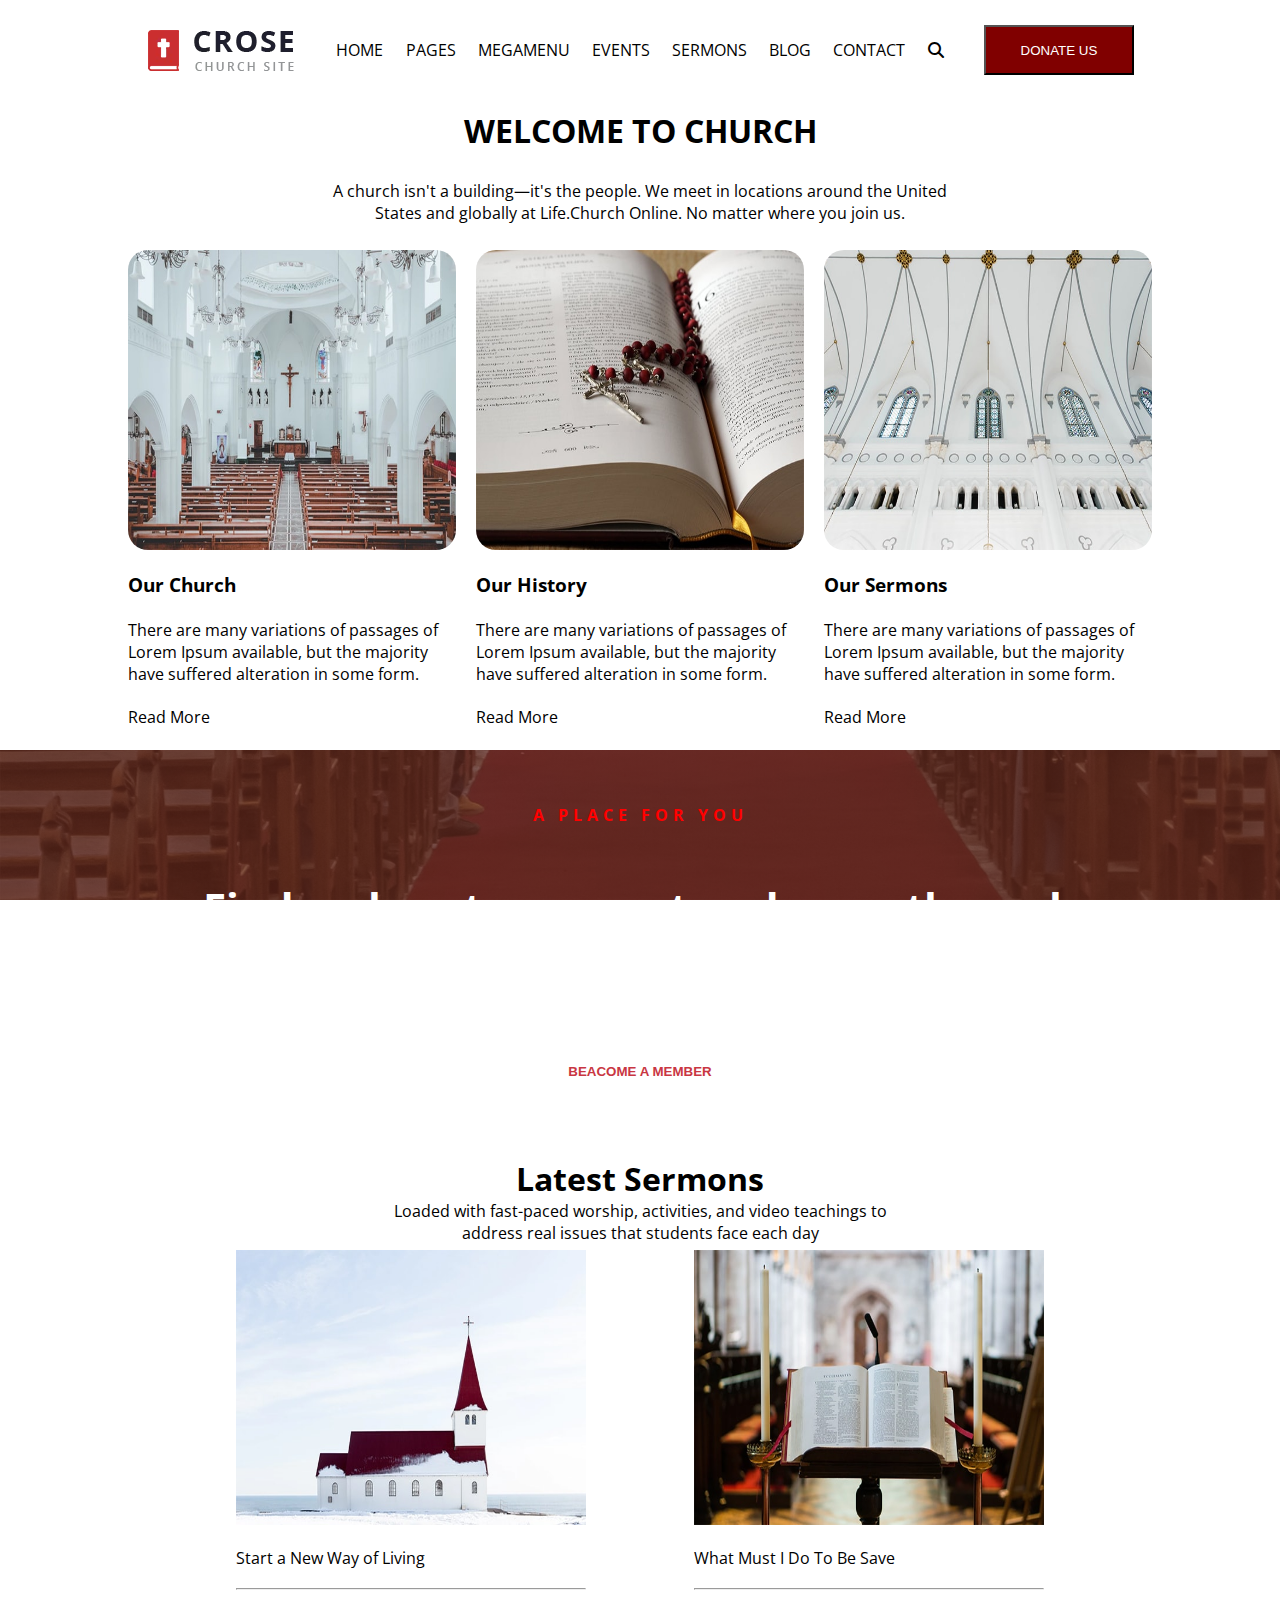
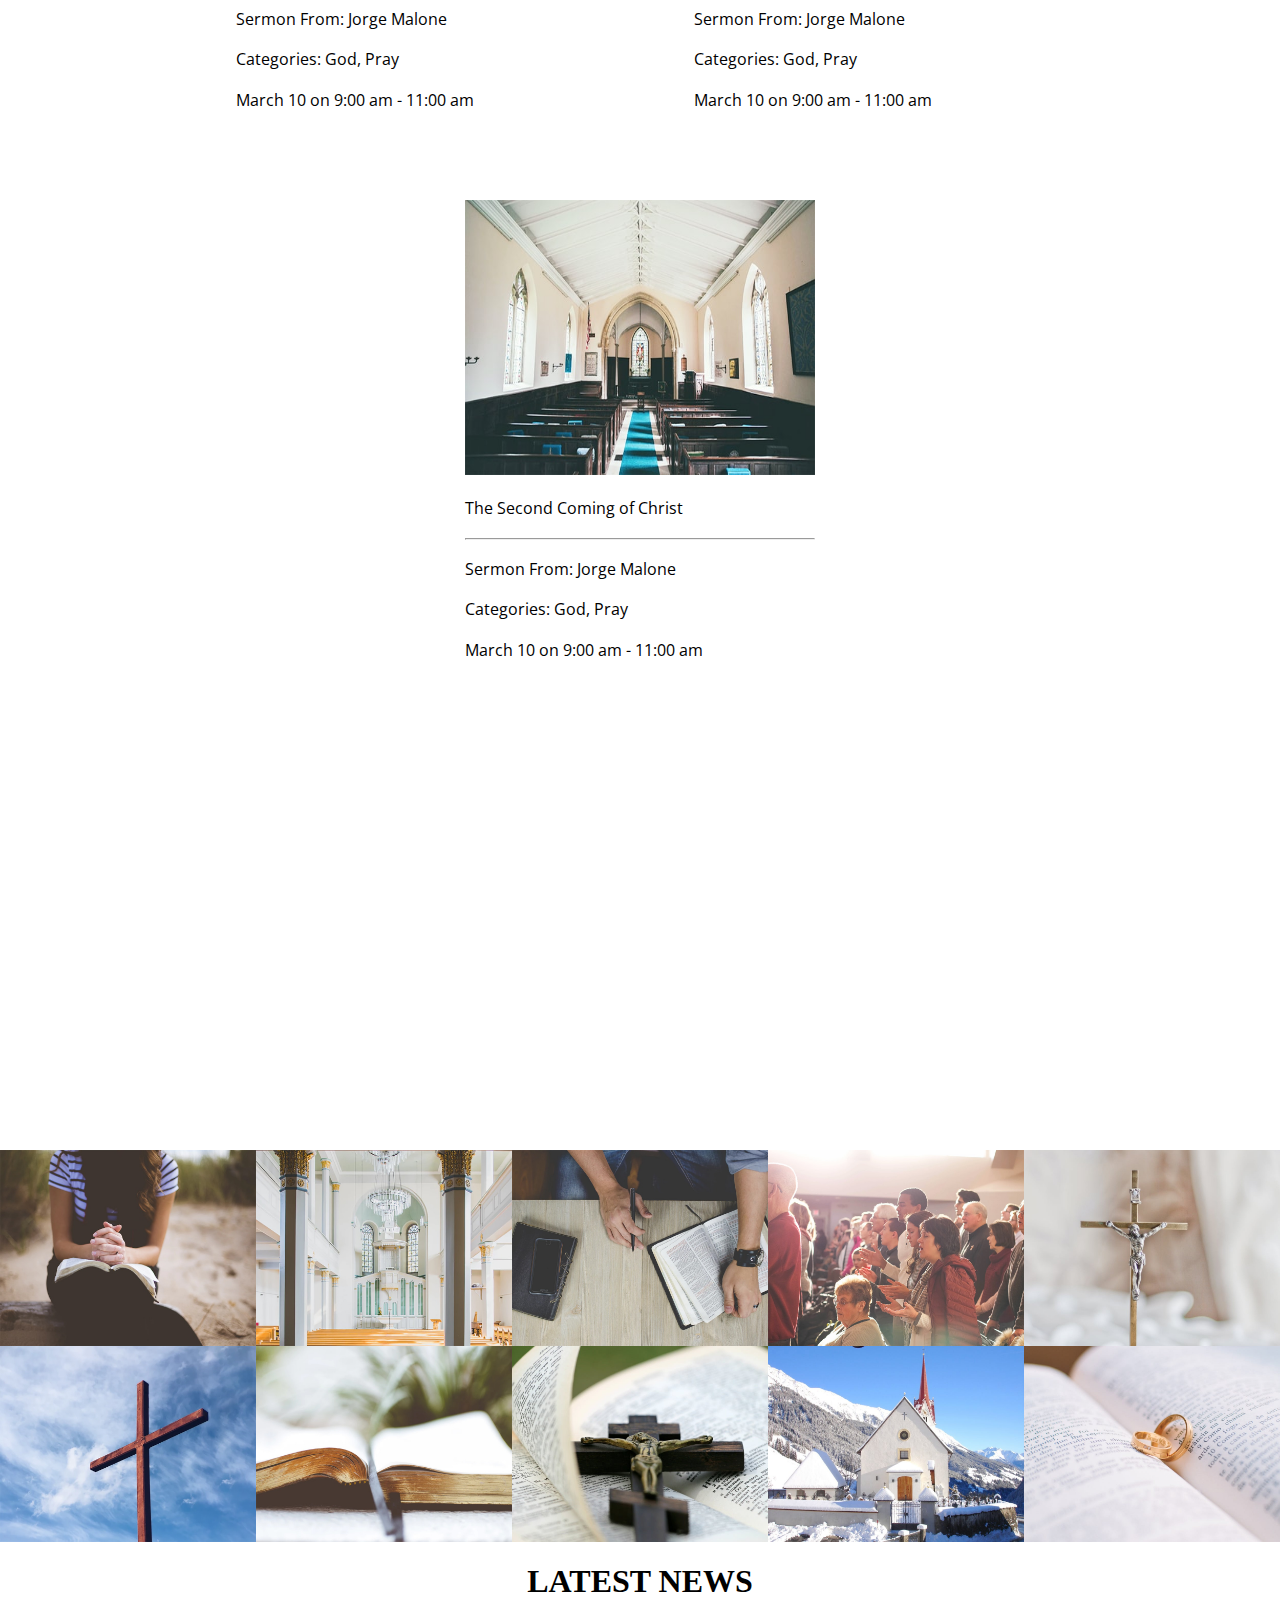
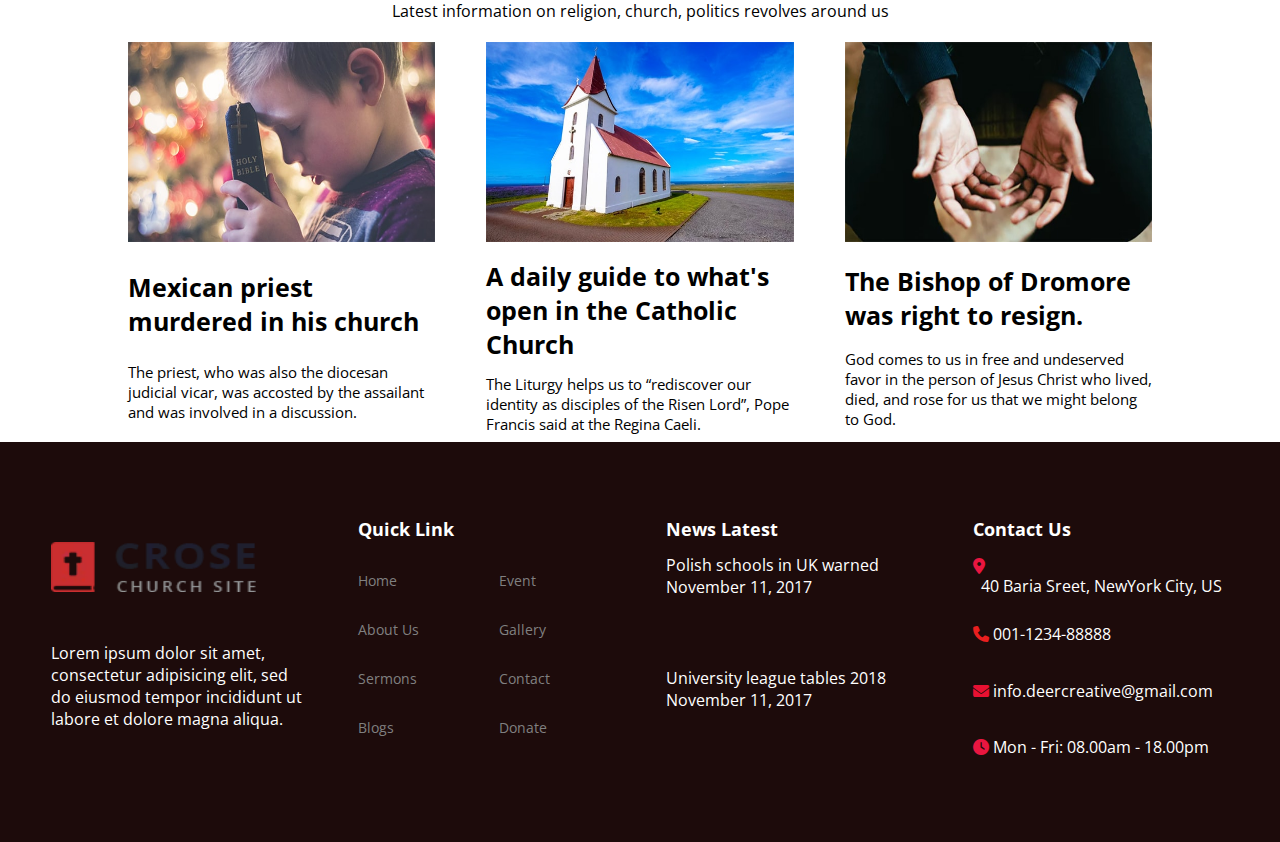
<file: responsive web-page 1/responsive-webpage.html>
<!DOCTYPE html>
<html lang="en">
<head>
    <meta charset="UTF-8">
    <meta name="viewport" content="width=device-width, initial-scale=1.0">
    <title>responsive-webpage</title>
    <link rel="stylesheet" href="style.css">
    <link rel="stylesheet" href="media.css">
    <link rel="stylesheet" href="https://cdnjs.cloudflare.com/ajax/libs/font-awesome/6.4.2/css/all.min.css">
    <link rel="preconnect" href="https://fonts.googleapis.com">
<link rel="preconnect" href="https://fonts.gstatic.com" crossorigin>
<link href="https://fonts.googleapis.com/css2?family=Encode+Sans+Semi+Expanded:wght@500&family=Open+Sans:wght@300&display=swap" rel="stylesheet">
<link rel="stylesheet" href="https://cdnjs.cloudflare.com/ajax/libs/font-awesome/6.4.2/css/all.min.css">
</head>
<body>
    <header>
        <div class="subheader">
        <div class="logo">
            <img src="image/logo.png.webp" alt="">
        </div>
        <nav>
            <ul>
                <li><a href="">HOME</a></li>
                <li><a href="">PAGES</a></li>
                <li><a href="">MEGAMENU</a></li>
                <li><a href="">EVENTS</a></li>
                <li><a href="">SERMONS</a></li>
                <li><a href="">BLOG</a></li>
                <li><a href="">CONTACT</a></li>
                <i class="fa-solid fa-magnifying-glass"></i>
            </ul>
        </nav>
    <div class="serchbox">
    <button class="button1">DONATE US</button>
    </div>
    </div>
    </header>
    <section class="section1">
        <div class="box3">
            <h1>WELCOME TO CHURCH</h1>
            <p>A church isn't a building—it's the 
                people. We meet in locations around 
                the United States and globally at 
                Life.Church Online. No matter where 
                you join us.</p>
        </div>
        <div class="div2">
        <div class="halfimg">
            <img src="image/3.jpg" alt="">
            
            <h3>Our Church</h3>
            <p>There are many variations of passages of
                 Lorem Ipsum available, but the majority
                  have suffered alteration in some form.
                </p>
            <a href="">Read More</a> 
        </div>
        <div class="halfimg">
            <img src="image/4.jpg" alt="">
            <h3>Our History</h3>
            <p>There are many variations of passages of
                 Lorem Ipsum available, but the majority
                  have suffered alteration in some form.
                </p>
            <a href="">Read More</a> 
        </div>
        <div class="halfimg">
            <img src="image/5.jpg" alt="">
            <h3>Our Sermons</h3>
            <p>There are many variations of passages of
                 Lorem Ipsum available, but the majority
                  have suffered alteration in some form.
                </p>
            <a href="">Read More</a> 
        </div>
    </div>
    </section>
    <section class="backimg">
        <div class="backdiv1">
            <p>A PLACE FOR YOU</p>
            <h1>Find a place to connect and grow 
                through a small group, class, or 
                regular gathering.</h1>
                <button>BEACOME A MEMBER</button>
            </div>
    </section>
    <section class="section2">
        <div class="section2div">
            <div class="textbox12">
            <h1>Latest Sermons</h1>
            <p>Loaded with fast-paced worship, 
            activities, and video teachings to
            address real issues that students
            face each day</p>
            </div>
            <div class="image2">
                <img src="image/7.jpg" alt="">
                <div class="se2d3">
                <p> Start a New Way of Living</p>
                <hr>
                <p>Sermon From: Jorge Malone</p>
                <p>Categories: God, Pray</p>
                <p>March 10 on 9:00 am - 11:00 am</p>
                </div>
            </div>
            <div class="image2">
                <img src="image/8.jpg" alt="">
                <div class="se2d3">
                    <p> What Must I Do To Be Save</p>
                    <hr>
                    <p>Sermon From: Jorge Malone</p>
                    <p>Categories: God, Pray</p>
                    <p>March 10 on 9:00 am - 11:00 am</p>
                    </div>
            </div>
            <div class="image2">
                <img src="image/9.jpg" alt="">
                <div class="se2d3">
                    <p>The Second Coming of Christ</p>
                    <hr>
                    <p>Sermon From: Jorge Malone</p>
                    <p>Categories: God, Pray</p>
                    <p>March 10 on 9:00 am - 11:00 am</p>
                    </div>
            </div>
        </div>
    </section>
    <section class="section3">
        <div class="bg1">
        <div class="section3div1">
            <h1>Upcoming Events</h1>
            <p>Be sure to visit our Upcoming 
            Events page regularly to get 
            infomartion</p></div>
        </div>
    </section>
    <section class="section4">
        <div class="imges">
            <img src="image/13.jpg" alt="">
        </div>
        <div class="imges">
            <img src="image/14.jpg" alt="">
        </div>
        <div class="imges">
            <img src="image/15.jpg" alt="">
        </div>
        <div class="imges">
            <img src="image/16.jpg" alt="">
        </div>
        <div class="imges">
            <img src="image/17.jpg" alt="">
        </div>
        <div class="imges">
            <img src="image/18.jpg" alt="">
        </div>
        <div class="imges">
            <img src="image/19.jpg" alt="">
        </div>
        <div class="imges">
            <img src="image/20.jpg" alt="">
        </div>
        <div class="imges">
            <img src="image/21.jpg" alt="">
        </div>
        <div class="imges">
            <img src="image/22.jpg" alt="">
        </div>
    </section>
    <section class="section4">
        <div class="se4div1">
            <h1>LATEST NEWS</h1>
            <p>Latest information on religion,
                 church, politics revolves 
                 around us</p>
        </div>
        <div class="mainimg">
        <div class="image3">
            <img src="image/10.jpg" alt="">
            <div class="abc">
                <h4>Mexican priest murdered in his church</h4>
                <p>The priest, who was also the diocesan judicial vicar, was accosted by the assailant and was involved in a discussion.</p>
            </div>
        </div>
        <div class="image3">
            <img src="image/11.jpg" alt="">
            <div class="abc">
                <h4>A daily guide to what's open in the Catholic Church</h4>
                <p>The Liturgy helps us to “rediscover our identity as disciples of the Risen Lord”, Pope Francis said at the Regina Caeli.</p>
            </div>
        </div>
        <div class="image3">
            <img src="image/12.jpg" alt="">
            <div class="abc">
                <h4>The Bishop of Dromore was right to resign.</h4>
                <p>God comes to us in free and undeserved favor in the person of Jesus Christ who lived, died, and rose for us that we might belong to God.</p>
            </div>
        </div>
    </div>
    </section>
    <footer>
        <div class="fdiv1">
            <img src="image/logo.png.webp" alt="">
            <p>Lorem ipsum dolor sit amet, consectetur adipisicing elit, sed do eiusmod tempor incididunt ut labore et dolore magna aliqua.</p>
        </div>
        <div class="fdiv2"><h6>Quick Link</h6>
            <a href="">Home</a>
            <a href="">Event</a>
            <a href="">About Us</a>
            <a href="">Gallery</a>
            <a href="">Sermons</a>
            <a href="">Contact</a>
            <a href="">Blogs</a>
            <a href="">Donate</a>
        </div>
        <div class="fdiv3">
            <h6>News Latest</h6>
            <p>Polish schools in UK warned
            November 11, 2017</p>
            <p> University league tables 2018
            November 11, 2017</p>
        </div>
        <div class="fdiv3">
            <h6>Contact Us</h6>
            <p id="fp1"><i class="fa-solid fa-location-dot" style="color: #e91640;"></i>&nbsp; 40 Baria Sreet, NewYork City, US</p>
            <p id="fp1"><i class="fa-solid fa-phone" style="color: #ea1f1f;"></i>&nbsp;001-1234-88888</p>
            <p id="fp1"><i class="fa-solid fa-envelope" style="color: #e81132;"></i>&nbsp;info.deercreative@gmail.com</p>
            <p id="fp1"><i class="fa-solid fa-clock" style="color: #e91640;"></i>&nbsp;Mon - Fri: 08.00am - 18.00pm</p>
        </div>
    </footer>
</body>
</html>
</file>
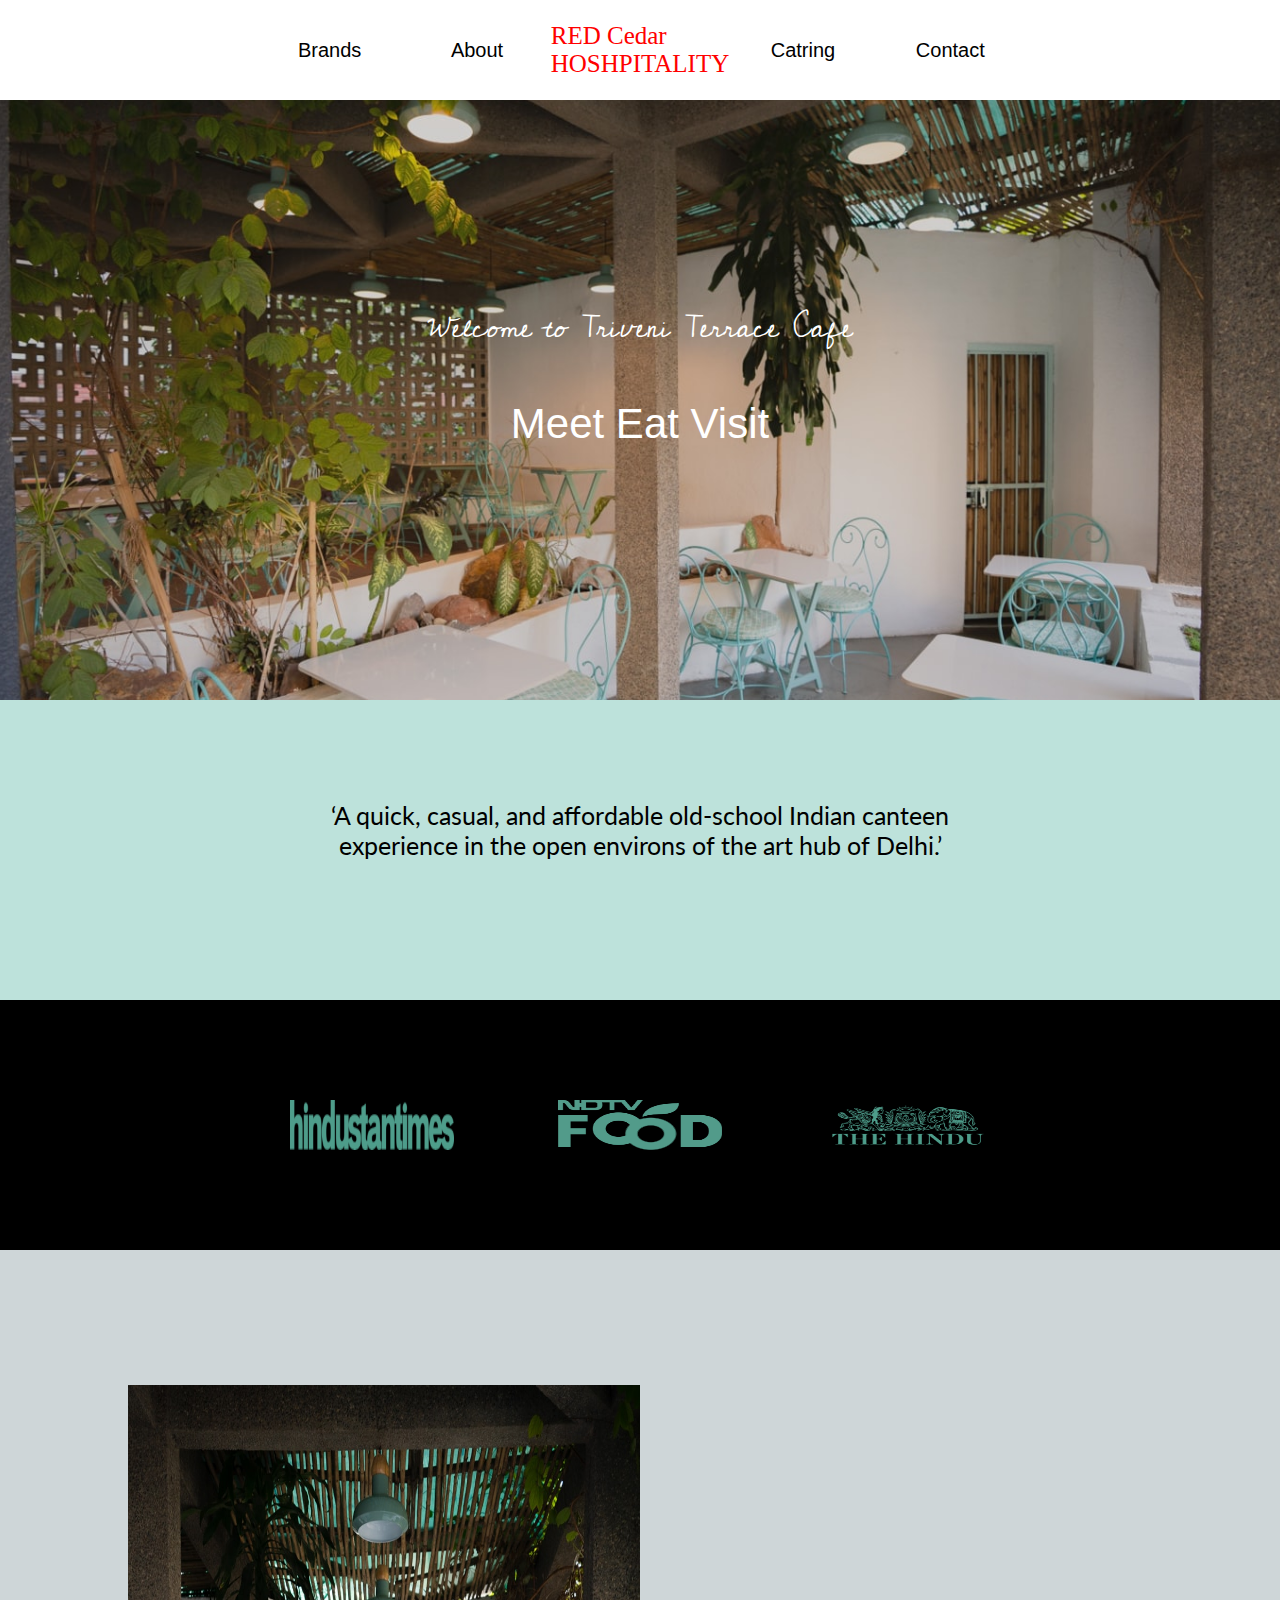
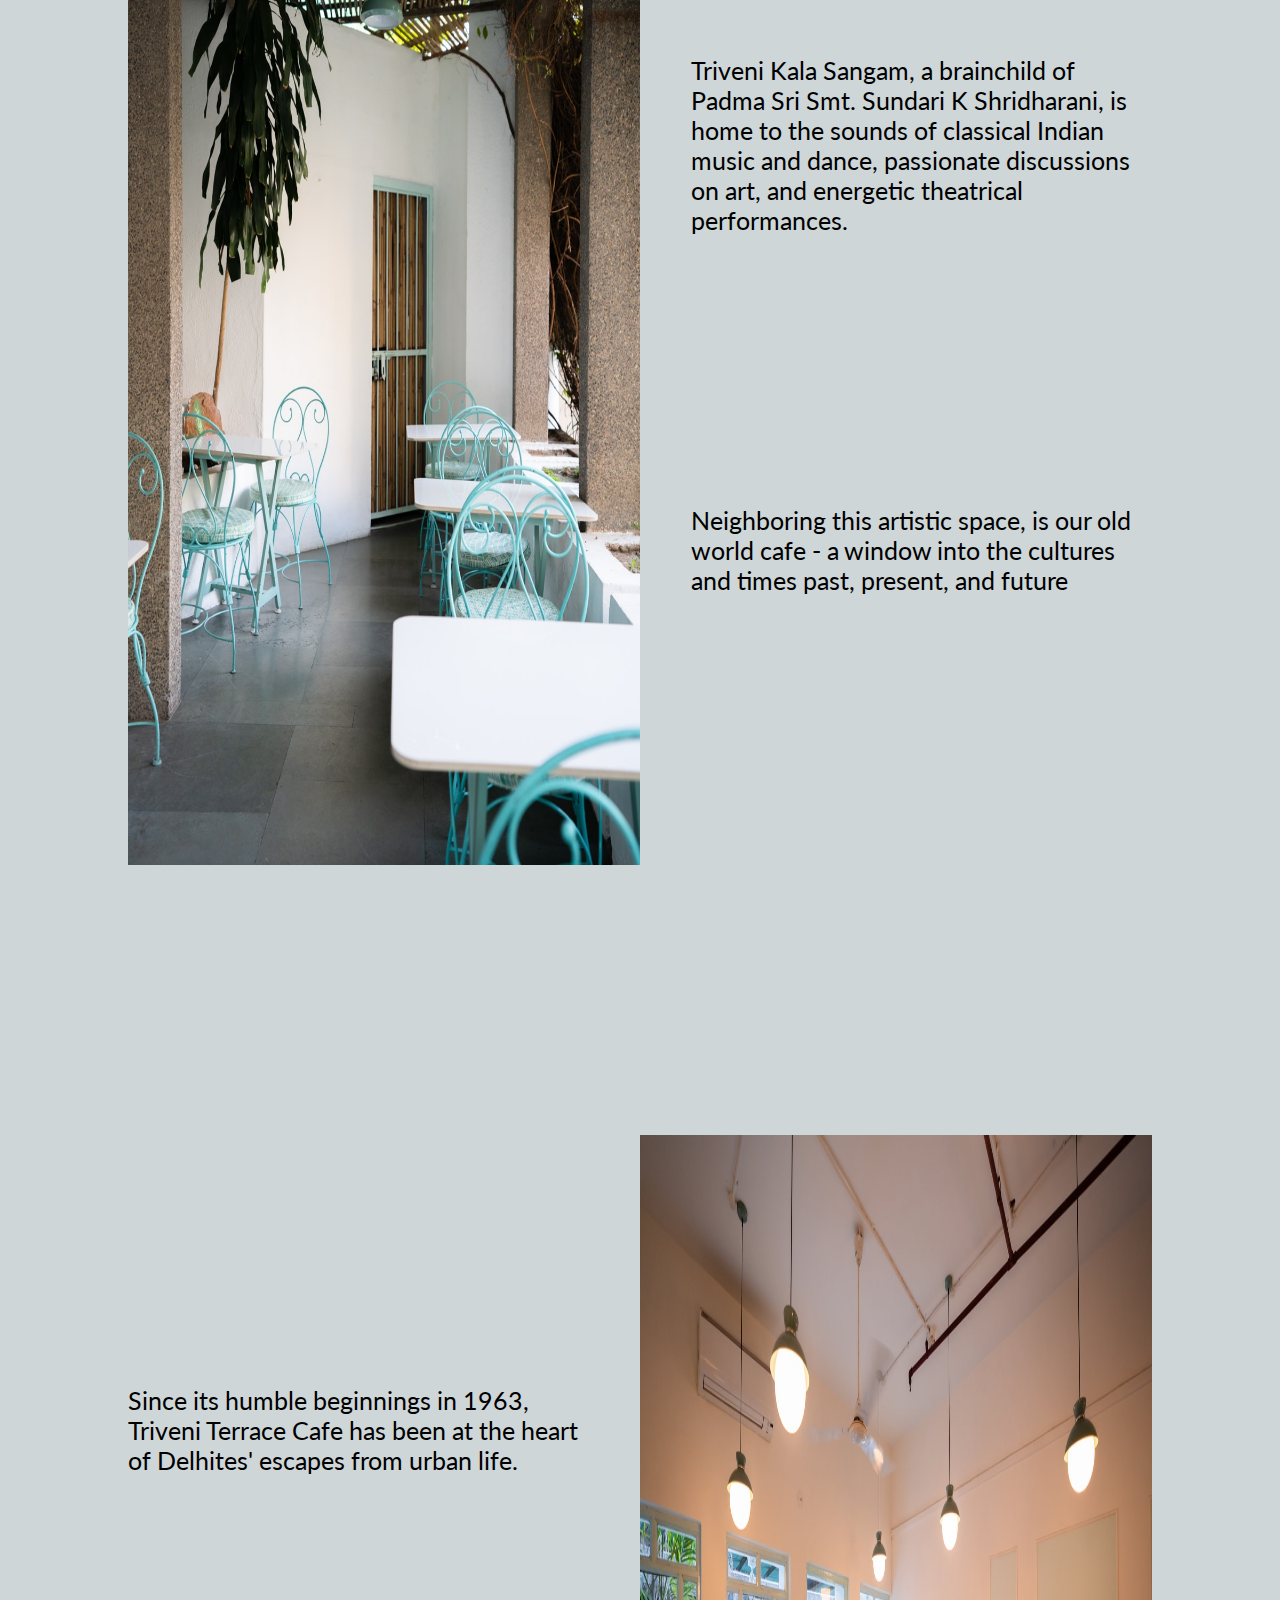
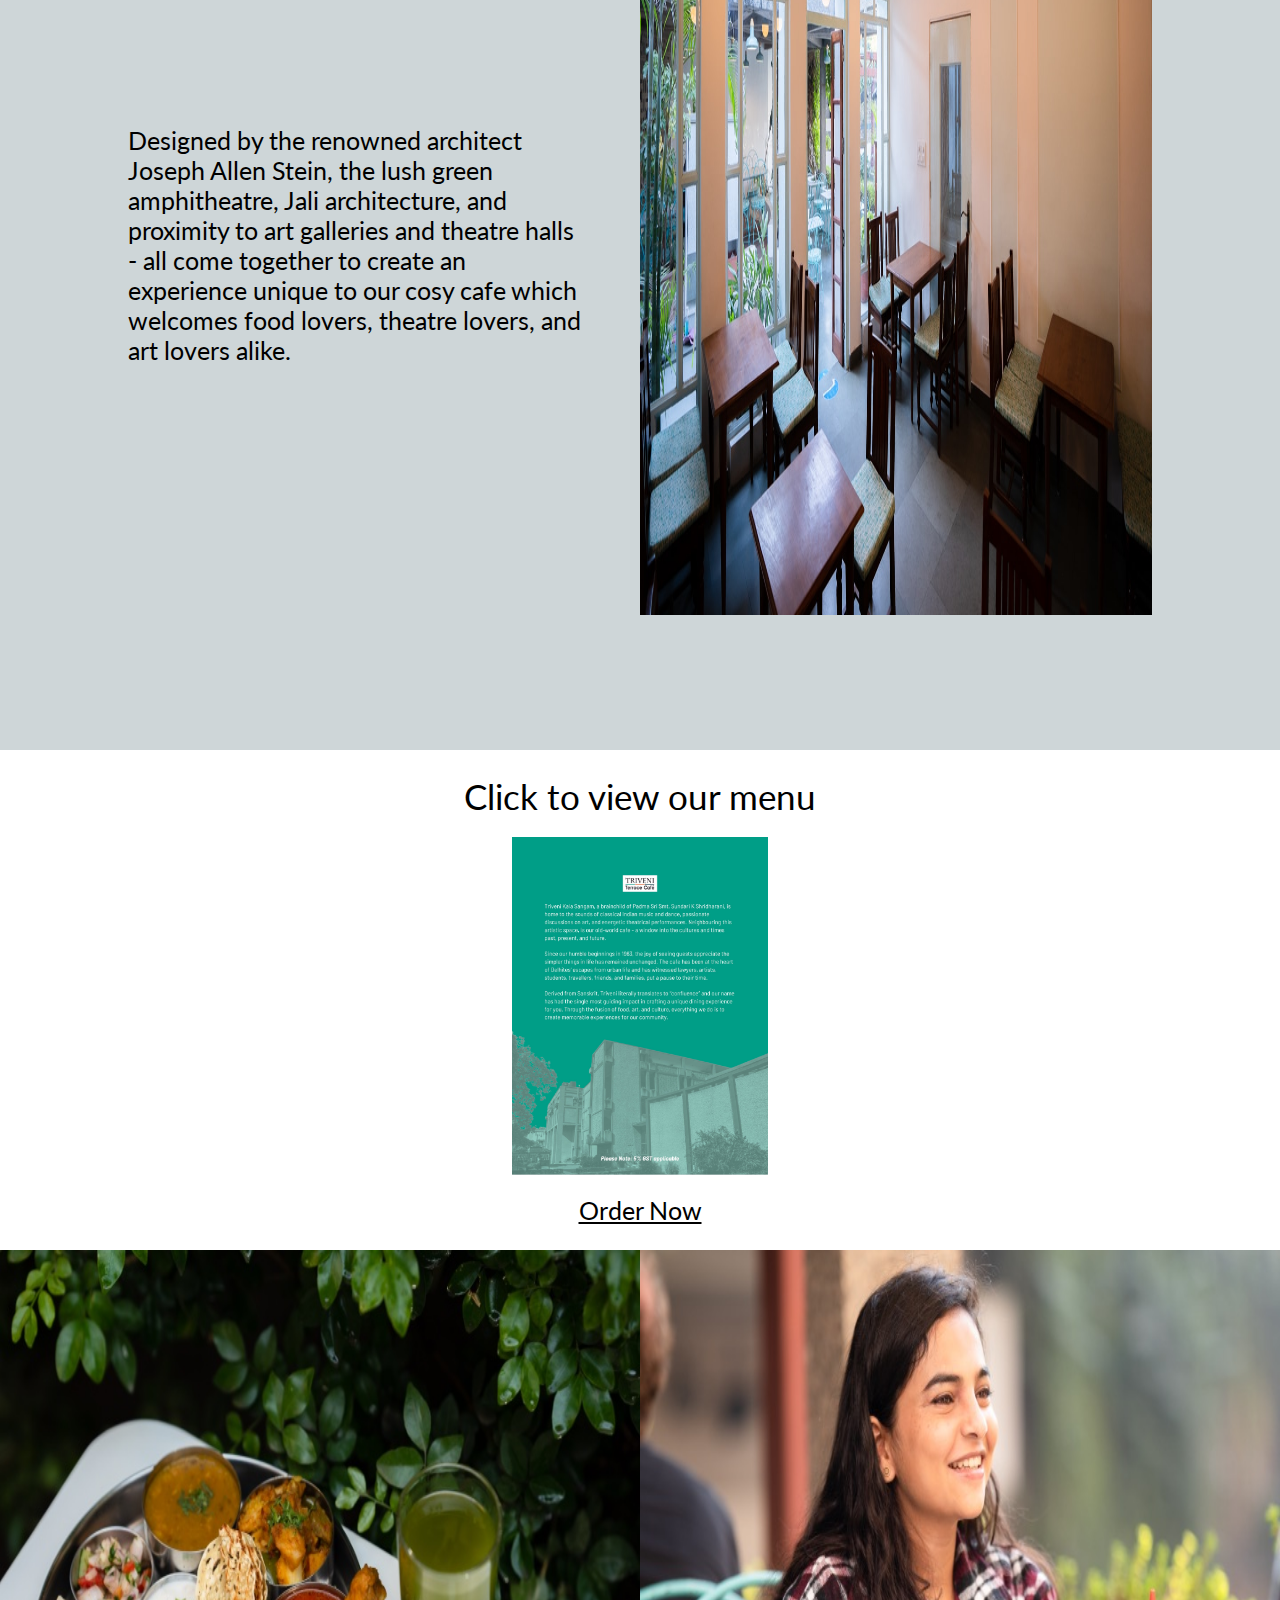
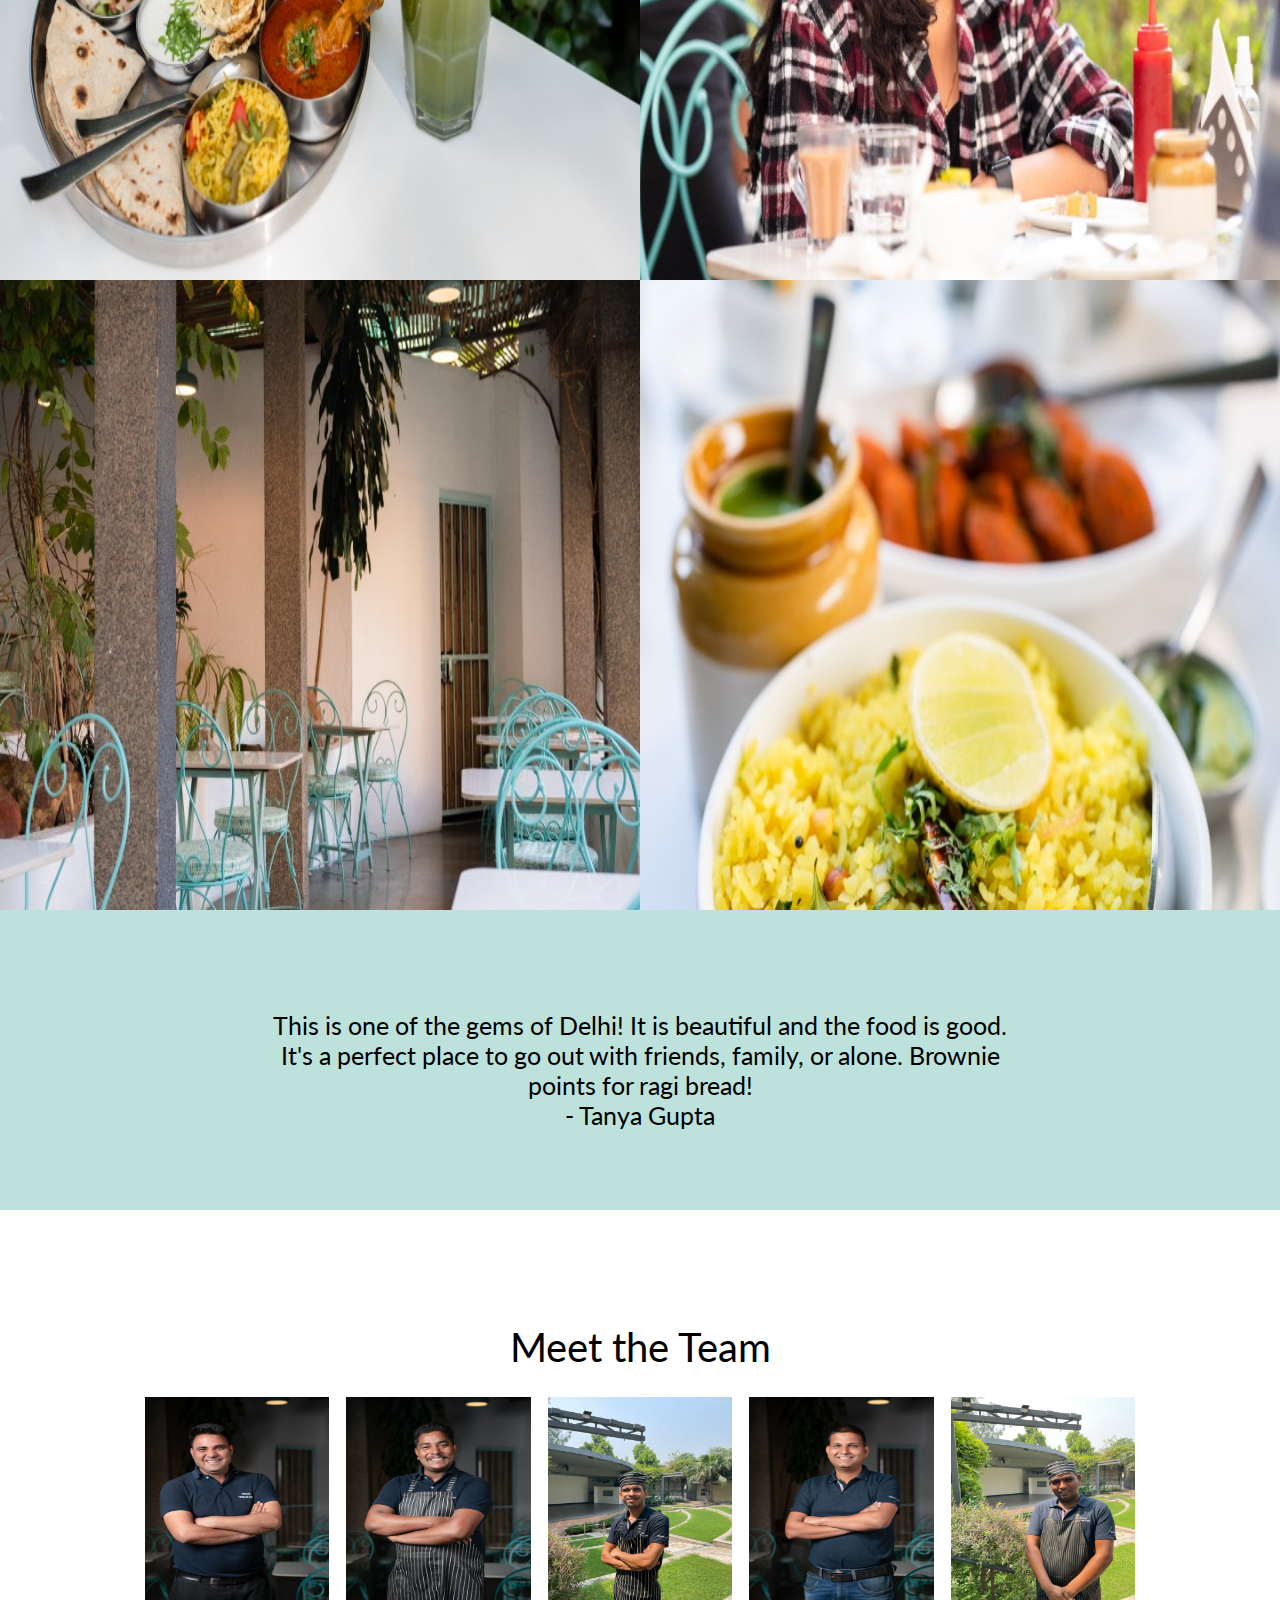
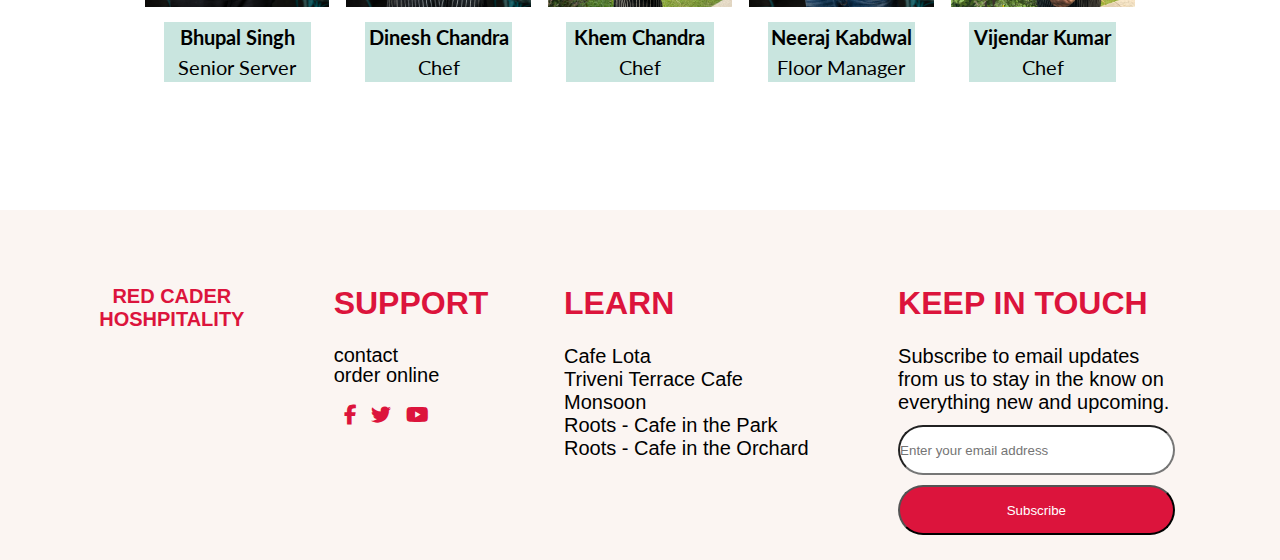
<file: responsive web-page 2/responsive-web-page2.html>
<!DOCTYPE html>
<html lang="en">
<head>
    <meta charset="UTF-8">
    <meta name="viewport" content="width=device-width, initial-scale=1.0">
    <title>responsive 2</title>
    <link rel="preconnect" href="https://fonts.googleapis.com">
    <link rel="preconnect" href="https://fonts.gstatic.com" crossorigin>
    <link href="https://fonts.googleapis.com/css2?family=Oswald&display=swap" rel="stylesheet">
            <link rel="stylesheet" href="https://cdnjs.cloudflare.com/ajax/libs/font-awesome/6.4.2/css/all.min.css">
            <link rel="stylesheet" href="tyle.css">
            <link rel="stylesheet" href="media.css">
            <link rel="preconnect" href="https://fonts.googleapis.com">
    <link rel="preconnect" href="https://fonts.gstatic.com" crossorigin>
    <link href="https://fonts.googleapis.com/css2?family=Cedarville+Cursive&display=swap" rel="stylesheet">
    <link rel="preconnect" href="https://fonts.googleapis.com">
<link rel="preconnect" href="https://fonts.gstatic.com" crossorigin>
<link href="https://fonts.googleapis.com/css2?family=Lato:ital@1&family=Open+Sans:wght@300&display=swap" rel="stylesheet">
</head>
<body>
    
    <header>
        <div class="bg">
        <nav>
            <ul>
            <li><a href="">Brands</a></li>
            <li><a href="">About</a></li>
            <li><a class="red">RED Cedar HOSHPITALITY</a></li>
            <li><a href="">Catring</a></li>
            <li><a href="">Contact</a></li>
        </ul>
        </nav>
        </div>
        <div class="textbox">
           <p class="p2"> Welcome to Triveni Terrace Cafe</p>
            <p class="p1">Meet Eat Visit</p>
        </div>
    </header>
    <section class="section1">
        <div class="section1div1">
        <p>‘A quick, casual, and affordable 
        old-school Indian canteen experience in 
        the open environs of the art hub of Delhi.’
        </p></div>
    </section>
    <section class="section2">
        <div class="imges1">
            <img src="images/ht.png" alt="">
            <img src="images/ndtv-food.png" alt="">
            <img src="images/hindu.png" alt="">
        </div>
    </section>
    <section class="section3">
        <div class="s3div1">
            <div class="s3div2">
                <img src="images/triveni-about-1.jpg" alt=""></div>
                <div class="textbox">
                    <p>Triveni Kala Sangam, a brainchild of 
                        Padma Sri Smt. Sundari K Shridharani, is 
                        home to the sounds of classical Indian music 
                        and dance, passionate discussions on art, and 
                        energetic theatrical performances.
                    </p>
                    <p>Neighboring this artistic space, is our old world cafe - a window into the cultures and times past, present, and future</p>
                </div>
            </div>
            <div class="s3div1">
                <div class="textbox">
                    <p>Since its humble beginnings in 1963, Triveni Terrace Cafe has been at the heart of Delhites' escapes from urban life.</p>
                    <p>Designed by the renowned architect Joseph Allen Stein, the lush green amphitheatre, Jali architecture, and proximity to art galleries and theatre halls - all come together to create an experience unique to our cosy cafe which welcomes food lovers, theatre lovers, and art lovers alike.</p>
                </div>
                <div class="s3div2">
                    <img src="images/triveni-about-2.jpg" alt=""></div>
                </div>
                
    </section>
    <section class="section4">
        <div class="section4div1">
            <p>Click to view our menu </p>
            <div class="menu">
                <img src="images/triveni-1.jpg" alt="">
            </div>
            <a href="">Order Now</a>
        </div>
    </section>
    <section class="section5">
            <div class="subimg">
                <img src="images/triveni-gallery-1.jpg" alt="">
            </div>
            <div class="subimg">
                <img src="images/triveni-gallery-2.jpg" alt="">
            </div>
            <div class="subimg">
                <img src="images/triveni-gallery-3.jpg" alt="">
            </div>
            <div class="subimg">
                <img src="images/triveni-gallery-4.jpg" alt="">
            </div>
    </section>
    <section class="section6">
        <div class="section6div1">
        <p>This is one of the gems of Delhi! It is beautiful and the food is good. It's a perfect place to go out with friends, family, or alone. Brownie points for ragi bread!
        </p>
    <p>- Tanya Gupta</p>
</div>
    </section>
    <section class="section7">
        <div class="section7div1">
            <p>Meet the Team</p>
            <div class="halfimg">
                <img src="images/triveni-team-bhupal.jpg" alt="">
                <div class="name">
                    <h4>Bhupal Singh</h4>
                        <p class="p1"> Senior Server</p></div>
            </div>
            <div class="halfimg">
                <img src="images/triveni-team-dinesh.jpg" alt="">
                <div class="name">
                    <h4>Dinesh Chandra</h4>
                        <p class="p1"> Chef</p></div>
            </div>
            <div class="halfimg">
                <img src="images/triveni-team-khem.jpg" alt="">
                <div class="name">
                    <h4>Khem Chandra</h4>
                        <p class="p1"> Chef</p></div>
            </div>
            <div class="halfimg">
                <img src="images/triveni-team-neeraj.jpg" alt="">
                <div class="name">
                <h4>Neeraj Kabdwal</h4>
                    <p class="p1"> Floor Manager</p></div>
            </div>
            <div class="halfimg">
                <img src="images/triveni-team-vijay.jpg" alt="">
                <div class="name">
                    <h4> Vijendar Kumar </h4>
                        <p class="p1"> Chef</p></div>

                
            </div>
        </div>
    </section>
<footer>
    <div class="row">
        <div class="row-item1">
            <h1 class="h1text">RED CADER 
            HOSHPITALITY</h1>
        </div>
        <div class="row-item2">
            <h1 class="h2text">SUPPORT</h1>
            <p class="fp2">contact</p>
            <p class="fp2">order online </p>
            <i class="fa-brands fa-facebook-f"></i>
            <i class="fa-brands fa-twitter"></i>
            <i class="fa-brands fa-youtube"></i>
                </div>
        <div class="row-item3">
            <h1 class="h3text">LEARN</h1>
            <p class="fp23">Cafe Lota</p>
            <p class="fp23">Triveni Terrace Cafe</p>
            <p class="fp23">Monsoon</p>
            <p class="fp23">Roots - Cafe in the Park</p>
            <p class="fp23">Roots - Cafe in the Orchard</p>
        </div>
        <div class="row-item4">
            <h1 class="h4text">KEEP IN TOUCH</h1>
            <P class="f34">Subscribe to email updates from us to stay 
                in the know on everything new and upcoming.
            </P>
            <input type="email" placeholder="Enter your email address">
                <button>Subscribe</button>
        </div>
    </div>
</section>

</body>
</html>
</file>
<file: responsive web-page 4/style.css>
*{
    margin: 0;
    padding: 0;
    box-sizing: border-box;
}
header{
    color: #fff;
    display: flex;
    width: 100%;
    height: 100vh;
    background-image: url('img/culture-espresso-home-2.jpg');
    background-attachment: fixed;
    background-size: cover;
    background-position: center;
    display: flex;
    justify-content: center;
}
.bars1{
    display: none ;
}
header nav {
    width: 70%;
    height: 150px;
    /* border: 1px solid black; */
    margin-top: 20px;
}
nav ul{
    width: 100%;
    height: 100%;
    list-style: none;
    display: flex;
    align-items: center;
    justify-content: space-around;
}
nav ul li {
    width: 100%;
    height: 100%;
    text-decoration: none;
    display: flex;
    align-items: center;
    justify-content: center;
}
ul .logo{
     width:150%;
    height: 200px;
    /* border: 1px solid red; */
}
.logo img{
    width: 100%;
    height: 100%;
}
nav ul li a{
    text-decoration: none;
    color: white;
    font-size: 18px;
     display: flex;
    letter-spacing: 2px;
}
section {
    width: 100%;
    height: 180vh;
    display: flex;
    flex-wrap: wrap;
    align-items: center;
    /* border: 1px solid black; */
    justify-content: center;
    background-color: #E8E5DE;
}
.text-lines {
    width: 100%;
    height: 150px;
    display: flex;
    justify-content: center;
    /* border: 1px solid black; */
}
#last{
    line-height: 100px;
    font-weight: normal;
}
.text-line , .right-text , .left-text{
    text-align: center;
    height: auto;
    width: 40%;
    /* border: 1px solid red; */
}
.text-lines .left-text p ,.right-text p{
    width: 100%;
    height: 20px;
    /* font-weight: bold; */
}
.image-container {
    width: 80%;
    height: 550px;
    display: flex;
    justify-content: space-between;
    flex-wrap: wrap;
    /* border: 1px solid red; */
}
.image-with-text {
    width: 30%;
    height: 550px;
    text-align: center;
    /* border: 1px solid black; */
    display: flex;
    flex-wrap: wrap;
    justify-content: center;
}
.image-with-text img {
    width: 100%; 
    height: auto;
}
.image-with-text h1{
    line-height: 40px;
    font-size: 23px;
}
.image-with-text p {
    text-align: center;
    width: 90%; 
    /* border: 1px solid red; */
}
.text-block p {
    font-size: 19px;
    width: 98%;
}
.centered-text {
    width: 100%;
    height: auto;
    text-align: center; 
}
.centered-text p {
    font-size: 20px;
}
.download-boxes {
    width: 40%;
    display: flex;
    justify-content: space-between;
    align-items: center;
    /* border: 1px solid ; */
}
.download-boxes .download-box {
    text-align: center;
    width: 43%;
    height: 60px;
    background-color:#978B3F;
    color: white;
    display: flex;
    align-items: center;
    justify-content: center;
}
.background-section {
    position: relative;
    background:linear-gradient(rgba(80, 64, 53, 0.5),rgba(80, 64, 53, 0.5)), url(img/culture36-025.jpg);
    background-size: cover;
    background-position: center;
    height: 400px; 
    width: 100%;
}
.overlay {
    width: 73%;
    height: 150px;
    display: flex;
    flex-direction: column;
    justify-content: space-around;
    color: white;
}
.overlay p {
    font-size: 20px;   
}
.centered-logo-text-image-section {
    width: 100%;
    height: 950px;
    /* border: 1px solid blue; */
    display: flex;
    flex-wrap: wrap;
}
.centered-logo-text-image-section .centered-content{
    width: 100%;
    height: 350px;
    /* border: 1px solid red; */
    display: flex;
    flex-wrap: wrap;
    flex-direction: column;
    justify-content: center;
    align-items: center;
}
.centered-logo-text-image-section .centered-content img{
    width: 25%;
    height: 90%;
    /* border: 1px solid red; */
}
.centered-content-text-lines p{
    font-size: 20px;
    font-weight: bold;
    width: 100%;
}
.centered-content-image-row{
    width: 80%;
    height: 550px;
    /* border: 1px solid red ; */
    display: flex;
    flex-wrap: wrap;
    justify-content: space-evenly;
}
.centered-content-image-row img {
    width: 22%; 
    height: 250px;
}
.footer {
    width: 100%;
    height: 400px;
    background-color:#011314; 
    color: #fff; 
    display: flex;
    flex-direction: column;
    align-items: center;
    justify-content: center;
    /* border: 1px solid red; */
} 
.footer .centered-content1{
    display: flex;
    justify-content: center;
    width: 100%;
    height:150px;
    /* border: 1px solid; */
}
.footer .centered-content1 img{
    width: 13%;
    height: 90%;
}
  .footer-icons {
    width: 40%;
    height: 80px;
    display: flex;
    justify-content: center;
    align-items: self-start;
    /* border: 1px solid rebeccapurple; */
    font-size: 20px;
    letter-spacing: 10px;
}
</file>
<file: responsive web-page 4/media.css>
@media(max-width:720px){
    header{
        position: relative;
    }
    nav ul li {
        display: none;
    }
    ul .logo{
        width: 40%;
        height: 100px;
    }
    .bars1{
        /* border: 1px solid red; */
        display: block;
        position: absolute;
        left: 10px;
        top: 50px;
        font-size: 25px;
    }
    section {
        height: 230vh;
    }

    .text-lines {
        height: auto;
        display: flex;
        flex-wrap: wrap;
    }
    .text-line , .right-text , .left-text{
        width: 36%;
        height: auto;
    }
    .text-lines .left-text p ,.right-text p{
        height: auto;
    }
    .image-container {
        width: 90%;
        height: 90vh;
    }
    .centered-logo-text-image-section {
        height: 350vh;
    }
    .centered-content-image-row{
        width: 90%;
    }
    .centered-logo-text-image-section .centered-content img{
        width: 40%;
    }
    .centered-content-image-row{
        height: 270vh;
    }
    .centered-content-image-row img {
        width: 45%;
        height: 350px;
    }
    .footer .centered-content1 img{
        width: 26%;
    }

}
@media(max-width:576px){
    header{
        position: relative;
    }
    nav ul li {
        display: none;
    }
    ul .logo{
        width: 50%;
        height: 100px;
    }
    .bars1{
        display: block;
        position: absolute;
        left: 10px;
        top: 50px;
        font-size: 25px;
    }
    section {
        height: 590vh;
    }
    .text-lines {
        height: auto;
        display: flex;
        flex-wrap: wrap;
    }
    .text-line , .right-text , .left-text{
        width: 100%;
        height: auto;
    }
    .text-lines .left-text p ,.right-text p{
        height: auto;
    }
    .image-container {
        width: 90%;
        height: 450vh;
    }
    .image-with-text {
        width: 100%;
        height: auto;
    }
    .image-with-text h1{
        width: 100%;
    }
    .image-with-text p {
        width: 50%;
    }
    .download-boxes {
        height: 200px;
        display: flex;
        justify-content: center;
        flex-wrap: wrap;
    }
    .download-boxes .download-box {
        width: 100%;
    }
    .overlay {
        width: 80%;
    }
    .centered-logo-text-image-section {
        height: 230vh;
    }
    .centered-content-image-row{
        width: 90%;
    }
    .centered-logo-text-image-section .centered-content img{
        width: 50%;
    }
    .centered-content-image-row{
        height: auto;
        height: 150vh;
    }
    .centered-content-image-row img {
        width: 45%;
        height: 200px;
    }
    .footer .centered-content1 img{
        width: 26%;
    }
}

@media(max-width:480px){
    header{
        position: relative;
    }
    nav ul li {
        display: none;
    }
    ul .logo{
        width: 50%;
        height: 100px;
    }
    .bars1{
        display: block;
        position: absolute;
        left: 10px;
        top: 50px;
        font-size: 25px;
    }
    section {
        height: 510vh;
    }
    .text-lines {
        height: auto;
        display: flex;
        flex-wrap: wrap;
    }
    .text-line , .right-text , .left-text{
        width: 100%;
        height: auto;
    }
    .text-lines .left-text p ,.right-text p{
        height: auto;
    }
    .image-container {
        height: 370vh;
    }
    .image-with-text {
        width: 100%;
        height: auto;
    }
    .download-boxes {
        height: 200px;
        display: flex;
        justify-content: center;
        flex-wrap: wrap;
    }
    .download-boxes .download-box {
        width: 100%;
    }
    .overlay {
        width: 80%;
    }
    .centered-logo-text-image-section {
        height: 270vh;
    }
    .centered-logo-text-image-section .centered-content img{
        width: 50%;
    }
    .centered-content-image-row{
        height: auto;
    }
    .centered-content-image-row img {
        width: 45%;
    }
    .footer .centered-content1 img{
        width: 26%;
    }
}
</file>
<file: responsive web-page 5/style.css>
*{
    box-sizing: border-box;
    margin: 0;
    padding: 0;
}
header {
    width: 100%;
    height: 100px;
    background-color: #35A2AC; 
    display: flex;
    justify-content: space-evenly;
    position: fixed;
    z-index: 1;
    top: 0;
}
 header nav{
    width: 45%;
    height: 100px;
    /* border: 1px solid black; */
}
header nav ul{
    width: 100%;
    font-weight: bold;
    font-size: 20px;
    height: 100%;
    display: flex;
    align-items: center;
    justify-content: baseline;
}
nav ul li{
    list-style: none;
    padding: 20px;
}
nav ul li a{
    color: white;
    text-decoration: none;
}
header .logo{
    width: 20%;
    /* border: 1px solid white; */
    height: 100px;
    display: flex;
    align-items: center;
}
.bars{
    display: none;
}
.logo img{
    width: 30%;
    height: 80%;
}
 header .icons {
    width: 30%;
    height: 100px;
    display: flex;
    /* border: 1px solid white; */
    display: flex;
    align-items: center;
    justify-content: space-evenly;
}
header .icons .fa-brands{
    font-size: 25px;
    letter-spacing: 10px;
}
header .btn1{
    width: 35%;
    height: 60px;
    border-radius: 50px;
    background-color: #35A2AC;
    color: white;
    font-weight: bold;
    border: 2px solid white;
}
.section{
    width: 100%;
    height: 150vh;
}
.section img{
    width: 100%;
    height: 100%;
}
.section1 {
    width: 100%;
    height: 400px;
    display: flex;
    flex-wrap: wrap;
    align-items: center;
    justify-content: center;
    background-color: #7ACED6;
}
.section1 h2 {
    width: 70%;
    height: 200px;
    text-align: center;
    /* border: 1px solid white; */
    font-size: 68px; 
    color: #323D4E;
    font-family: 'Bowlby One', sans-serif; 
}
.buttons{
    width: 40%;
    height: 150px;
    /* border: 1px solid white; */
    color: #323D4E;
    cursor: pointer;
    display: flex;
    flex-direction: column;
    /* flex-wrap: wrap; */
    justify-content: space-around;
    align-items: center;
}
.buttons .a1{
    /* width: 20%; */
    /* height: 60px; */
    text-align: center;
    text-decoration: none;
    font-weight: bold;
    color: #323D4E;
    font-size: 30px; 
    /* border: 1px solid black;   */
    font-family: 'Bowlby One', sans-serif; 
}
.buttons .btn2{
    width: 20%;
    height: 50px;
    color: #323D4E;
    font-weight: bold;
    border-radius: 50px;
    background-color: transparent;
    border: 1px solid black;
}
.text-section{
    width: 100%;
    height: 600px;
    /* border: 1px solid red; */
    background-color: #35A2AC;
    display: flex;
    justify-content: space-evenly;
    align-items: center;
}
.text-section .text{
    height: auto;
    display: flex;
    flex-wrap: wrap;
    justify-content: space-evenly;
}
.text-section .text .pp1{
    width: 51%;
    height: 300px;
    /* border: 1px solid red; */
    display: flex;
    align-items: center;
    font-size: 46px;
    color: #ffffff;
    font-family: 'Bowlby One', sans-serif; 
    text-align: center;
}
.text .p1{
    width: 50%;
    font-size: 20px;
    color: whitesmoke;
    text-align: center;
    font-family: 'Bowlby One', sans-serif; 
}
.news-section{
    width: 100%;
    height: 600px;
    /* border: 1px solid rgb(250, 25, 25); */
    text-align: center;
    background-color: #ffffff;
    display: flex;
    flex-wrap: wrap;
    justify-content: center;
}
.news-section p{
    line-height: 150px;
    font-size: 50px;
    color: aqua;
    font-family: 'Bowlby One', sans-serif; 
}
.news-row {
    width:90%;
    height: 400px;
    /* border: 1px solid black; */
    display: flex;
    flex-wrap: wrap;
    justify-content: space-evenly;
    align-items: center;
}
.news-row .row-img {
    /* border: 1px solid blue; */
    width: 18%;
    height: 150px;
}
.news-row .row-img  img{
    width: 100%;
    height: 100%;
}
.section3{
    width: 100%;
    height: 500vh;
    display: flex;
    flex-wrap: wrap;
    justify-content: center;
}
 .section3 .info-section{
    width: 90%;
    height:100px;
    /* display: flex; */
    /* justify-content: center; */
    /* align-items: center; */
    /* border: 1px solid black; */
}
.info-section .infop{
    width: 100%;
    height: 100px;
    /* border: 1px solid rgb(43, 255, 0); */
    text-align: center;
    color: #323D4E;
    font-size: 60px;
    font-family: 'Bowlby One', sans-serif; 
}
.maindiv{
    width: 90%;
    height: 500px;
    /* border: 1px solid rgb(43, 226, 73); */
    display: flex;
    flex-wrap: wrap;
    justify-content: center;
    background-color: #FCF6ED;
}
.info-column{
    width: 50%;
    height: 500px;
    /* border: 1px solid red; */
}
.info-column img{
    width: 100%;
    height: 100%;
}
.maindiv .info-column1{
    width: 49%;
    height: 400px;
    /* border: 1px solid rgb(55, 0, 255); */
    display: flex;
    flex-wrap: wrap;
    justify-content: center;
}
.info-column1 h1{
    width: 98%;
    height: 150px;
    /* border: 1px solid black; */
    font-size: 50px;
    color: #35A2AC;
} 
.info-column1 .add{
    width: 48%;
    height: 100px;
}
.info-column1 h3{
    width: 100%;
    height: 30px;
    /* border: 1px solid black; */
    color:#35A2AC;
}
.info-column1 .timing{
    width: 50%;
    height: 250px;
    align-self: flex-start;
    /* border: 1px solid black; */
    display: flex;
    flex-wrap: wrap;
}
.info-column1 .leftp{
    width: 100%;
    text-transform: capitalize;
    color: #323D4E;
    font-family: 'Bowlby One', sans-serif; 
    font-size: 14px;
    text-align: left;
}
.info-column img {
    align-items: center;
    width: 100%;
}
.gallery-section {
    text-align: center;
    background-color: #f9f9f9;
    width: 100%;
    height: 750px;
    /* border: 1px solid red; */
    display: flex;
    flex-wrap: wrap;
    align-items: center;
    justify-content: center;
}
.gallery-section h1{
    width: 100%;
    font-size: 50px;
    font-family: 'Bowlby One', sans-serif; 
    text-decoration: underline;
    color:  rgb(22, 111, 130);
}
.image-row {
    /* border: 1px solid rebeccapurple; */
    width: 90%;
    height: 500px;
    display: flex;
    justify-content: space-around;
    align-items: center;
    flex-wrap: wrap;
}
.gallery-section .image-row .child{
    width: 20%;
    height: 250px;
    border: 1px solid white;
}
.gallery-section .image-row .child img{
    width: 100%;
    height: 100%;
}
.footer-section {
    width: 100%;
    height: 250px;
    background-color: #323D4E;
    text-align: center;
    display: flex;
    justify-content: space-evenly;
    align-items: center;
}
.footer-section .footer-column {
    width: 15%;
    height: 200px;
    display: flex;
    flex-wrap: wrap;
    justify-content: center;
    align-items: center;
    /* border: 1px solid black; */
}
.footer-section .footer-column #icon3{
    font-size: 25px;
    letter-spacing: 20px;
    /* text-align: center; */
}
.footer-section .footer-column .pp1{
    width: 100%;
    font-family: 'Bowlby One', sans-serif; 
    font-size: 21.8px;
    color: #7ACED6;
}
.footer-section .footer-column p{
    width: 100%;
    color: #ffffff;
    font-size: 13px ;
    font-family: 'Bowlby One', sans-serif; 

}
.footer-section .footer-column img{
    height:80%;
    width: 80%;
    /* border: 1px solid black; */
}
</file>
<file: responsive web-page 5/media.css>
@media(max-width:980px){
    header {
        position: relative;
    }
    header nav{
        display: none;
    }
    header .icons{
        display: none;
    }
    .logo img{
        width: 50%;
        height: 50%;
    }
    .bars{
        position: absolute;
        width: 20%;
        height: 80px;
        display: block;   
        left: 0;
        display: flex;
        justify-content: center;
        align-items: center;
    }
    #bars{
        color: white;
        font-size: 30px;
    }
    .section{
        height: 110vh;
    }
    .section1 {
        width: 100%;
        height: 400px;
    }
    .buttons{
        width: 50%;
        height: 200px;
    } 
    .text-section .text{
        display: flex;
        align-items: center;
        flex-direction: column;
    }
    .text-section .text .pp1{
        width: 30%;
        height: 200px;
        text-align: center;
        font-size: 27px;
     }
    .text .p1{
        font-weight: normal;
        width: 47%;
        font-size: 16px;
    } 
    .news-section p{
        line-height: 90px;
        font-size: 50px;
    }
    .news-section{
        height: 650px;
        display: flex;
        justify-content: space-evenly;
    }
    .news-row {
        height: auto;
    }
    .news-row .row-img {
        width: 25%;
    }
    .section3 .info-section{
        height: 100px;
    }
    .info-section .infop{
        display: flex;
        align-items: center;
        justify-content: center;
        height: 100px;
        font-size: 34px;
    }
    .section3{
        height: auto;
    }
    .info-section .infop{
        height: auto;
    }

    .maindiv{
        height: auto;
    }
    .info-column{
        width: 50%;
    }
    .maindiv .info-column1{
        width: 50%;
        height: 300px;
    }
    .info-column1 .timing{
        height: auto;
    }
    .info-column1 h1{
        font-size: 25px;
        height: 70px;
    }
    .info-column1 .leftp{
        font-size: 12px;
    }
    .footer-section {
        height: auto;
        display: flex;
        flex-wrap: wrap;
    }
    .footer-section .footer-column {
        width: 15%;
    }
    .footer-section .footer-column img{
        height: 100%;
        width: 100%;
    }
}

@media(max-width:720px){
    header {
        position: relative;
    }
    header nav{
        display: none;
    }
    header .icons {
        display: none;
    }
    .logo img{
        width: 50%;
        height: 50%;
    }
    .bars{
        position: absolute;
        width: 20%;
        height: 80px;
        display: block;   
        left: 0;
        display: flex;
        justify-content: center;
        align-items: center;
    }
    #bars{
        color: white;
        font-size: 30px;
    }
    .section{
        height: 300px;
    }
    .section1 {
        width: 100%;
        height: 400px;
        display: flex;
        flex-direction: column;
        flex-wrap: nowrap;
    }
    .section1 h2 {
        width: 100%;
        font-size: 39px;
    }
    .buttons{
        width: 100%;
        height: 200px;
    }
    .text-section{
        height: 350px;
    }
    .text-section .text .pp1{
        width: 90%;
        height: 150px;
        text-align: center;
        font-size: 27px;
    }
    .text .p1{
        font-weight: normal;
        width: 95%;
        font-size: 16px;
    }
    .news-section p{
        line-height: 90px;
        font-size: 34px;
    }
    .news-section{
        height: 950px;
        display: flex;
        justify-content: space-evenly;
    }
    .news-row {
        height: auto;
        /* display: flex; */
        /* justify-content: first baseline; */
    }
    .news-row .row-img {
        width: 30%;
    }
    .section3 .info-section{
        height: 60px;
    }
    .info-section .infop{
        font-size: 34px;
        /* height: 70px; */
        /* text-align: center; */
    }
    .section3{
        height: auto;
    }
    .info-section .infop{
        height: auto;
    }

    .maindiv{
        height: auto;
    }
    .info-column{
        width: 80%;
    }
    .maindiv .info-column1{
        width: 80%;
        height: 300px;
    }
    .info-column1 .timing{
        height: auto;
    }
    .info-column1 h1{
        font-size: 25px;
        height: 70px;
    }
    .info-column1 .leftp{
        font-size: 12px;
    }
    .gallery-section {
        height: 270vh;
    }
    .image-row {
        height: auto;
    }
    .gallery-section h1{
        font-size: 34px;
    }
    .gallery-section .image-row .child{
        width: 50%;
        height: 250px;
    }
    .footer-section {
        height: auto;
                display: flex;
        flex-wrap: wrap;
    }
    .footer-section .footer-column {
        width: 80%;
    }
    .footer-section .footer-column img{
        height: 100%;
        width: 50%;
    }
}

@media(max-width:576px){
    header {
        position: relative;
    }
    header nav{
        display: none;
    }
    header .icons {
        display: none;
    }
    .logo img{
        width: 50%;
        height: 50%;
    }
    .bars{
        position: absolute;
        width: 20%;
        height: 80px;
        display: block;   
        /* border: 1px solid black;  */
        left: 0;
        display: flex;
        justify-content: center;
        align-items: center;
    }
    #bars{
        color: white;
        font-size: 30px;
    }
    .section{
        height: 300px;
    }
    .section1 {
        width: 100%;
        height: 400px;
        display: flex;
        flex-direction: column;
        flex-wrap: nowrap;
    }
    .section1 h2 {
        width: 100%;
        font-size: 39px;
    }
    .buttons{
        width: 100%;
        height: 200px;
    }
    .text-section{
        height: 350px;
    }
    .text-section .text .pp1{
        width: 90%;
        height: 150px;
        text-align: center;
        font-size: 27px;
    }
    .text .p1{
        font-weight: normal;
        width: 95%;
        font-size: 16px;
    }
    .news-section p{
        line-height: 90px;
        font-size: 34px;
    }
    .news-section{
        height: 950px;
        display: flex;
        justify-content: space-evenly;
    }
    .news-row {
        height: auto;
    }
    .news-row .row-img {
        width: 50%;
    }
    .section3 .info-section{
        height: 60px;
    }
    .info-section .infop{
        font-size: 34px;
        /* height: 70px; */
        /* text-align: center; */
    }
    .section3{
        height: auto;
    }
    .info-section .infop{
        height: auto;
    }

    .maindiv{
        height: auto;
    }
    .info-column{
        width: 80%;
    }
    .maindiv .info-column1{
        width: 80%;
        height: 300px;
    }
    .info-column1 .timing{
        height: auto;
    }
    .info-column1 h1{
        font-size: 25px;
        height: 70px;
    }
    .info-column1 .leftp{
        font-size: 12px;
    }
    .gallery-section {
        height: 270vh;
    }
    .image-row {
        height: auto;
    }
    .gallery-section h1{
        font-size: 34px;
    }
    .gallery-section .image-row .child{
        width: 50%;
        height: 250px;
    }
    .footer-section {
        height: auto;
                display: flex;
        flex-wrap: wrap;
    }
    .footer-section .footer-column {
        width: 80%;
    }
    .footer-section .footer-column img{
        height: 100%;
        width: 50%;
    }
}

@media(max-width:480px){
    header {
        position: relative;
    }
    header nav{
        display: none;
    }
    header .icons {
        display: none;
    }
    .logo img{
        width: 50%;
        height: 50%;
    }
    .bars{
        position: absolute;
        width: 20%;
        height: 80px;
        display: block;   
        left: 0;
        display: flex;
        justify-content: center;
        align-items: center;
    }
    #bars{
        color: white;
        font-size: 30px;
    }
    .section{
        height: 300px;
    }
    .section1 {
        width: 100%;
        height: 400px;
        display: flex;
        flex-direction: column;
        flex-wrap: nowrap;
    }
    .section1 h2 {
        width: 100%;
        font-size: 39px;
    }
    .buttons{
        width: 100%;
        height: 200px;
    }
    .text-section{
        height: 350px;
    }
    .text-section .text .pp1{
        width: 90%;
        height: 150px;
        text-align: center;
        font-size: 27px;
    }
    .text .p1{
        font-weight: normal;
        width: 95%;
        font-size: 16px;
    }
    .news-section p{
        line-height: 90px;
        font-size: 34px;
    }
    .news-section{
        height: 950px;
        display: flex;
        justify-content: space-evenly;
    }
    .news-row {
        height: auto;
    }
    .news-row .row-img {
        width: 50%;
    }
    .section3 .info-section{
        height: 60px;
    }
    .info-section .infop{
        font-size: 34px;
        /* height: 70px; */
        /* text-align: center; */
    }
    .section3{
        height: auto;
    }
    .info-section .infop{
        height: auto;
    }
    .maindiv{
        height: auto;
    }
    .info-column{
        width: 80%;
    }
    .maindiv .info-column1{
        width: 80%;
        height: 350px;
    }
    .info-column1 .timing{
        height: 250px;
    }
    .info-column1 h1{
        font-size: 25px;
        height: 70px;
    }
    .info-column1 .leftp{
        font-size: 9px;
    }
    .gallery-section {
        height: 270vh;
    }
    .image-row {
        height: auto;
    }
    .gallery-section h1{
        font-size: 34px;
    }
    .gallery-section .image-row .child{
        width: 50%;
        height: 250px;
    }
    .footer-section {
        height: auto;
                display: flex;
        flex-wrap: wrap;
    }
    .footer-section .footer-column {
        width: 80%;
    }
    .footer-section .footer-column img{
        height: 100%;
        width: 50%;
    }
}
</file>
<file: responsive web page 3/style.css>
*{
    margin: 0;
    padding: 0;
    box-sizing: border-box;
}
header{
    background-color: black;
    width: 100%;
    height: 90px;
    /* border: 1px solid blue; */
    display: flex;
    justify-content: space-between;
}
header .logo {
    width: 20%;
    height: 90px;
    /* border: 1px solid red; */
    display: flex;
    align-items: center;
    justify-content: center;
}
header .logo a{
    color: white;
    font-size: 30px;
    text-decoration: none;
     letter-spacing: 5px;
}
#headericon{
    font-size: 20px;
    color: black;
}
header nav{
    width: 50%;
    height: 90px;
    /* border: 1px solid red; */
}
header nav ul{
    width: 100%;
    height: 100%;
    display: flex;
    align-items: center;
    justify-content: space-evenly;
}
header nav ul li{
    list-style: none;
}
header nav ul li a{
    text-decoration: none;
    color: white;
    font-size: 20px;
}
.section1{
    width: 100%;
    height: 100vh;
    background-image: url(images/bg.jpg);
    background-position: center;
    background-size: cover;
    background-repeat: no-repeat;
    display: flex;
    align-items: end;
    /* justify-content: center; */
}
.section1 .section1div1{
    width: 100%;
    height: 130px;
    /* border: 1px solid rgb(166, 255, 0); */
    display: flex;
    justify-content: center;
}
.section1 .section1div1 h1{
    color: white;
    font-size: 35px;
}
.section2{
    width: 100%;
    height: 600px;
    /* border: 1px solid red; */
    display: flex;
    justify-content: center;
    align-items: center; 
    background-color: #F3F3F3;
}
.section2 .section2div2{
    width: 80%;
    height: 400px;
    /* border: 1px solid rgb(208, 255, 0); */
    display: flex;
    flex-wrap: wrap;
    align-items: center;
    justify-content: space-evenly;
}
.section2 .section2div2 .se2images{
    width: 17%;
    height: 250px;
}
#se2img2 {
    display: flex;
    justify-content: end;
    align-items: end;
    height: 70%;
}
.section2 .section2div2 .se2images img{
    width: 100%;
    height: 100%;
}
.section2 .section2div2 h2{
    width: 100%;
    height: 70px;
    /* border: 1px solid black; */
    font-family: 'Albert Sans', sans-serif;
    /* text-align: center; */
    display: flex;
    align-items: end;
    justify-content: center ;
}
.section3{
    width: 100%;
    height: 250px;
    /* border: 1px solid black; */
    display: flex;
    justify-content: center;
    align-items: center ;

}
.section3 p{
    font-family: 'Albert Sans', sans-serif;
    font-size: 30px;
    font-weight: bolder;
}
.section4{
    width: 100%;
    height: auto;
    /* border: 1px solid black; */
    display: flex;
    align-items: center;
    justify-content: center;
}
.section4 .section4div1{
    width: 80%;
    height: 380vh;
    /* border: 1px solid rgb(38, 0, 255); */
    display: flex;
    justify-content: space-evenly;
    flex-direction: column;
}
.section4 .section4div1 .section4subdiv{
    width: 100%;
    height: auto;
    /* border: 1px solid rgb(0, 255, 34); */
    display: flex;
    align-items: center;
    justify-content: space-between;
    flex-wrap: wrap;
}
.section4 .section4div1 .imges1{
    width: 60%;
    height: 100%;
}
.section4 .section4div1 .imges1 img{
    width: 100%;
    height: 100%;
}
.section4 .section4div1 .textbox2{
    width: 35%;
    height: 300px;
    display: flex;
    flex-wrap: wrap;
    /* border: 1px solid black; */
}
#txt1{
    display: flex;
    justify-content: end;
    text-align: end;
}
.section4 .section4div1 .textbox2 h1{
    width: 100%;
    height: 30px;
    letter-spacing:1px;
    font-family: 'Albert Sans', sans-serif;
}
.section4 .section4div1 .textbox2 p{
    font-family: 'Albert Sans', sans-serif;
    font-size: 20px;
}
.section4 .section4div1 .textbox2 a{
    color:gray;
    text-decoration: none;
    letter-spacing: 2px;
}
.fa-solid{
    font-size: 80px;
}
.section5{
    width: 100%;
    height: auto;
    border: 1px solid red;
    background-color: black;
    display: flex;
    justify-content: space-around;
    align-items: center;
}
.section5 .sec5div1{
    width: 80%;
    height: 200vh;
    /* border: 1px solid blue; */
    display: flex;
    flex-wrap: wrap;
    align-items: center;
    justify-content: space-around;
}
.section5 .sec5div1 .section5subdiv{
    width: 100%;
    height: 500px;
    /* border: 1px solid rgb(0, 255, 34); */
    display: flex;
    align-items: center;
    justify-content: space-between;
    flex-wrap: wrap;
}
.section5 .sec5div1 .imges1{
    width: 60%;
    height: 100%;
}
.section5 .sec5div1 .imges1 img{
    width: 100%;
    height: 100%;
}
.section5 .sec5div1 .section5subdiv .textbox2{
    width: 35%;
    height: 300px;
    display: flex;
    flex-wrap: wrap;
    align-items: end;
    /* border: 1px solid rgb(187, 21, 21); */
}
.section5 .sec5div1 .section5subdiv .textbox2 h1{
    width: 100%;
    color: white;
    height: 30px;
    letter-spacing:1px;
    font-family: 'Albert Sans', sans-serif;
    text-align: start;
}
.section5 .sec5div1 .section5subdiv .textbox2 p{
    font-family: 'Albert Sans', sans-serif;
    color: white;
    font-size: 20px;
    text-align: start;
}
.section5 .sec5div1 .section5subdiv .textbox2 a{
    color:gray;
    text-decoration: none;
    letter-spacing: 2px;
}
.section5 .sec5div1 .section5subdiv .textbox2 .textbox2b{
    width: 110px;
    height: 50px;
    border: 1px solid white;
    background: transparent;
    color: white;
    letter-spacing: 1px;
}  
#textbu{
    text-align: end;
    display: flex;
    justify-content: end;
}
.section6{
    width: 100%;
    height: 500px;
    /* border: 1px solid black; */
    display: flex;
    justify-content: space-evenly;
    align-items: center;
}
.section6 .sectio6div1{
    width: 80%;
    height: 400px;
    /* border: 1px solid blue; */
    display: flex;
    justify-content: space-evenly;
    align-items: center;
}
.section6 .sectio6div1 .smalltextbox{
    width: 30%;
    height: 300px;
    /* border: 1px solid red; */
    background-color: #F3F3F3;
    display: flex;
    flex-direction: column;
    align-items: center;
    /* justify-content: space-around; */
}
#icon1{
    width: 100%;
    height: 150px;
    text-align: center;
    display: flex;
    align-items: center;
    justify-content: center;
}
.section6 .sectio6div1 .smalltextbox h1{
    font-family: 'Albert Sans', sans-serif;
    height: 70px;

}
.section6 .sectio6div1 .smalltextbox p{
    font-family: 'Albert Sans', sans-serif;
    font-size: 20px;
}
.section7{
    width: 100%;
    height: 110vh;
    background-image: url(images/DSC03786-2.jpg);
    background-repeat: no-repeat;
    background-position: center;
    background-size: cover;
    display: flex;
    flex-wrap: wrap;
    justify-content: start;
}
.section7 .se7div2{
    width: 100%;
    height: 500px;
    /* border: 1px solid red; */
    display: flex;
    flex-wrap: wrap;
    align-items:center;
    justify-content: right;
    /* flex-direction: column; */
}
.section7 .se7div2 .subimages{
    /* border: 1px solid red; */
    width: 40%;
}
.section7 .se7div2 p{
    width: 61%;
    height: 200px;
    /* border: 4px solid rebeccapurple; */
    color: white;
    font-size: 30px; 
}
footer{
    width: 100%;
    height: 500px;
    /* border: 1px solid black; */
    background-color: black;
    display: flex;
    justify-content: space-evenly;
    align-items: center;
}
.left{
    color: gray;
    font-size: 15px;
}
footer .fdiv1 a, .fdiv2 a{
    width: 100%;
    color: white;  
    text-decoration: none;  
}
footer .fdiv1{
    width: 20%;
    height: 300px;
    /* border: 1px solid white; */
    display: flex;
    flex-direction: column;
    justify-content: space-evenly;
    /* align-items: center; */

}
footer .fdiv2{
    width: 15%;
    height: 300px;
    /* border: 1px solid white; */
    display: flex;
    flex-direction: column;
    justify-content: space-evenly;
    /* align-items: center; */
}
footer .fdiv11{
    width: 25%;
    height: 200px;
    /* border: 1px solid white; */
    display: flex;
    flex-wrap: wrap;
    /* flex-direction: column; */
    justify-content: space-evenly;
}
footer .fdiv11 a{
    width: 100%;
    color: white;  
    text-decoration: none;  
}
input{
    width: 80%;
    height: 50px;
}
.join{
    width: 20%;
    height: 50px;
}footer .fdiv11 p{
    color: white;
}
.fa-brands{
    width: 10%;
    font-size: 30px;
}
</file>
<file: responsive web page 3/media.css>
@media(max-width:980px){
    header .logo{
        width: 30%;
    }
    header .logo a{
        font-size: 15px;
    }
    header nav{
        width: 60%;
    }
    header nav ul li a{
        font-size: 15px;
    }
    .section1 {
        width: 100%;
        display: flex;
        justify-content: center;
        /* align-items: center; */
    }
    .section1 .section1div1{
        width: 60%;
        height: 110px;
    }
    .section1 .section1div1 h1{
        font-size: 20px;
        text-align: center;
    }
    .section2{
        width: 100%;
        height: auto;
    }
    .section2 .section2div2{
        height: 800px;
        display: flex;
        /* align-items: center; */
        justify-content: space-around;
    }
    .section2 .section2div2 h2{
        width: 100%;
        height: 100px;
        display: flex;
        align-items: center;
        /* text-align: center; */
        font-size: 20px;
    }
    .section2 .section2div2 .se2images{
        width: 34%;
        height: 250px;
    }
    .section2 .section2div2 .se2images img{
        width: 80%;
    }
    .section3{
        height: 100px;
    }
    .section3 p{
        font-size: 15px;
    }
    .section4 .section4div1{
        width: 100%;
        height: auto;
    }
    .section4 .section4div1 .section4subdiv{
        display: flex;
        /* flex-direction: column-reverse; */
    }
    #flip1{
        display: flex;
        flex-direction: column-reverse;
    }
    .section4 .section4div1 .imges1{
        width: 100%;
    }
    .section4 .section4div1 .textbox2{
        width: 100%;
        display: flex;
        justify-content: center;
    }
    #txt1 ,h1,p {
        display: flex;
        /* align-items: start; */
        justify-content: space-evenly;
        text-align: center;
    }
    .section5 .sec5div1{
        width: 100%;
        height: auto;
    }
    .section5 .sec5div1 .section5subdiv{
        height: auto;
    }
    .section5 .sec5div1 .imges1{
        width: 100%;
        height: 300px;
        display: flex;
        justify-content: center;
        align-items: center;
    }
    #flip{
        display:flex;
        flex-direction: column-reverse;
    }
    #textbu{
        display: flex;
        text-align: left;
        /* justify-content:; */
    }
    .section5 .sec5div1 .section5subdiv .textbox2 .textbox2b{

    }
    .section5 .sec5div1 .section5subdiv .textbox2{
        width: 80%;
        height: 200px;

    }
    .section5 .sec5div1 .section5subdiv .textbox2 h1{
        font-size: 20px;
    }
    .section6{
        height: auto;
    }
    .section6 .sectio6div1{
        width: 70%;
        height: 800px;
        flex-wrap: wrap;
    }
    .section6 .sectio6div1 .smalltextbox{
        width: 70%;
    }
    .section7{
        width: 100%;
        height: auto;
    }
    .section7 .se7div2 .subimages{
        display: none;
    }
    .section7 .se7div2 p{
        display: none;
    }
    footer{
        height: auto;
        display: flex;
        flex-wrap: wrap;

    }
    footer .fdiv1{
        width: 80%;
    }
    footer .fdiv2{
        width: 30%;

    }
    footer .fdiv11{
        width: 80%;
    }
    
}

@media(max-width:720px){
    header .logo{
        width: 30%;
    }
    header .logo a{
        font-size: 15px;
    }
    header nav{
        width: 60%;
    }
    header nav ul li a{
        font-size: 15px;
    }
    .section1 {
        width: 100%;
        display: flex;
        justify-content: center;
        /* align-items: center; */
    }
    .section1 .section1div1{
        width: 60%;
        height: 110px;
    }
    .section1 .section1div1 h1{
        font-size: 20px;
        text-align: center;
    }
    .section2{
        width: 100%;
        height: auto;
    }
    .section2 .section2div2{
        height: 800px;
        display: flex;
        /* align-items: center; */
        justify-content: space-around;
    }
    .section2 .section2div2 h2{
        width: 100%;
        height: 100px;
        display: flex;
        align-items: center;
        /* text-align: center; */
        font-size: 20px;
    }
    .section2 .section2div2 .se2images{
        width: 34%;
        height: 250px;
    }
    .section3{
        height: 100px;
    }
    .section3 p{
        font-size: 15px;
    }
    .section4 .section4div1{
        width: 100%;
        height: auto;
    }
    .section4 .section4div1 .section4subdiv{
        display: flex;
        /* flex-direction: column-reverse; */
    }
    #flip1{
        display: flex;
        flex-direction: column-reverse;
    }
    .section4 .section4div1 .imges1{
        width: 100%;
    }
    .section4 .section4div1 .textbox2{
        width: 100%;
        display: flex;
        justify-content: center;
    }
    #txt1 ,h1,p {
        display: flex;
        /* align-items: start; */
        justify-content: space-evenly;
        text-align: center;
    }
    .section5 .sec5div1{
        width: 100%;
        height: auto;
    }
    .section5 .sec5div1 .imges1{
        width: 100%;
        height: 200px;
        display: flex;
        justify-content: center;
        align-items: center;
    }
    .section5 .sec5div1 .section5subdiv .textbox2{
        width: 100%;
        height: 200px;
        
    }
    #flip{
        display:flex;
        flex-direction: column-reverse;
    }
    #textbu{
        display: flex;
        text-align: left;
        justify-content: start;
    }
    .section5 .sec5div1 .section5subdiv .textbox2{
        width: 80%;
        /* justify-content: center; */

    }
    .section5 .sec5div1 .section5subdiv .textbox2 h1{
        font-size: 20px;
    }
    .section6{
        height: auto;
    }
    .section6 .sectio6div1{
        width: 70%;
        height: 800px;
        flex-wrap: wrap;
    }
    .section6 .sectio6div1 .smalltextbox{
        width: 70%;
    }
    .section7{
        width: 50;
        height: auto;
    }
    .section7 .se7div2 .subimages{
        display: none;
    }
    .section7 .se7div2 p{
        display: none;
    }
    footer{
        height: auto;
        display: flex;
        flex-wrap: wrap;

    }
    footer .fdiv1{
        width: 80%;
    }
    footer .fdiv2{
        width: 30%;

    }
    footer .fdiv11{
        width: 80%;
    }
    
}

@media(max-width:576px){
    header .logo{
        width: 30%;
    }
    header .logo a{
        font-size: 15px;
    }
    header nav{
        width: 60%;
    }
    header nav ul li a{
        font-size: 15px;
    }
    .section1 {
        width: 100%;
        display: flex;
        justify-content: center;
        /* align-items: center; */
    }
    .section1 .section1div1{
        width: 60%;
        height: 110px;
    }
    .section1 .section1div1 h1{
        font-size: 20px;
        text-align: center;
    }
    .section2{
        width: 100%;
        height: auto;
    }
    .section2 .section2div2{
        height: 800px;
        display: flex;
        /* align-items: center; */
        justify-content: space-around;
    }
    .section2 .section2div2 h2{
        width: 100%;
        height: 100px;
        display: flex;
        align-items: center;
        /* text-align: center; */
        font-size: 20px;
    }
    .section2 .section2div2 .se2images{
        width: 40%;
        height: auto;
    }
    .section3{
        height: 100px;
    }
    .section3 p{
        font-size: 15px;
    }
    .section4 .section4div1{
        width: 100%;
        height: auto;
    }
    .section4 .section4div1 .section4subdiv{
        display: flex;
        /* flex-direction: column-reverse; */
    }
    #flip1{
        display: flex;
        flex-direction: column-reverse;
    }
    .section4 .section4div1 .imges1{
        width: 100%;
    }
    .section4 .section4div1 .textbox2{
        width: 100%;
        display: flex;
        justify-content: center;
    }
    #txt1 ,h1,p {
        display: flex;
        /* align-items: start; */
        justify-content: space-evenly;
        text-align: center;
    }
    .section5 .sec5div1{
        width: 100%;
        height: auto;
    }
    .section5 .sec5div1 .imges1{
        width: 100%;
        height: 200px;
        display: flex;
        justify-content: center;
        align-items: center;
    }
    .section5 .sec5div1 .section5subdiv .textbox2{
        width: 100%;
        height: 200px;
        
    }
    #flip{
        display:flex;
        flex-direction: column-reverse;
    }
    #textbu{
        display: flex;
        text-align: left;
        justify-content: start;
    }
    .section5 .sec5div1 .section5subdiv .textbox2{
        width: 80%;
        /* justify-content: center; */

    }
    .section5 .sec5div1 .section5subdiv .textbox2 h1{
        font-size: 20px;
    }
    .section6{
        height: auto;
    }
    .section6 .sectio6div1{
        width: 70%;
        height: 800px;
        flex-wrap: wrap;
    }
    .section6 .sectio6div1 .smalltextbox{
        width: 70%;
    }
    .section7{
        width: 50;
        height: auto;
    }
    .section7 .se7div2 .subimages{
        display: none;
    }
    .section7 .se7div2 p{
        display: none;
    }
    footer{
        height: auto;
        display: flex;
        flex-wrap: wrap;

    }
    footer .fdiv1{
        width: 80%;
    }
    footer .fdiv2{
        width: 30%;

    }
    footer .fdiv11{
        width: 80%;
    }
    
}

@media(max-width:480px){
    header .logo{
        width: 30%;
    }
    header .logo a{
        font-size: 15px;
    }
    header nav{
        width: 60%;
    }
    header nav ul li a{
        font-size: 15px;
    }
    .section1 {
        width: 100%;
        display: flex;
        justify-content: center;
        /* align-items: center; */
    }
    .section1 .section1div1{
        width: 60%;
        height: 110px;
    }
    .section1 .section1div1 h1{
        font-size: 20px;
        text-align: center;
    }
    .section2{
        width: 100%;
        height: auto;
    }
    .section2 .section2div2{
        height: 700px;
        display: flex;
        /* align-items: center; */
        /* justify-content: center; */
    }
    .section2 .section2div2 h2{
        width: 100%;
        height: 100px;
        display: flex;
        align-items: center;
        /* text-align: center; */
        font-size: 20px;
    }
    .section2 .section2div2 .se2images{
        width: 40%;
        height: auto;
    }
    .section3{
        height: 100px;
    }
    .section3 p{
        font-size: 15px;
    }
    .section4 .section4div1{
        width: 100%;
        height: auto;
    }
    .section4 .section4div1 .section4subdiv{
        display: flex;
        /* flex-direction: column-reverse; */
    }
    #flip1{
        display: flex;
        flex-direction: column-reverse;
    }
    .section4 .section4div1 .imges1{
        width: 100%;
    }
    .section4 .section4div1 .textbox2{
        width: 100%;
        display: flex;
        justify-content: center;
    }
    #txt1 ,h1,p {
        display: flex;
        /* align-items: start; */
        justify-content: space-evenly;
        text-align: center;
    }
    .section5 .sec5div1{
        width: 100%;
        height: auto;
    }
    .section5 .sec5div1 .imges1{
        width: 100%;
        height: 200px;
        display: flex;
        justify-content: center;
        align-items: center;
    }
    .section5 .sec5div1 .section5subdiv .textbox2{
        width: 100%;
        height: 200px;
        
    }
    #flip{
        display:flex;
        flex-direction: column-reverse;
    }
    #textbu{
        display: flex;
        text-align: left;
        justify-content: start;
    }
    .section5 .sec5div1 .section5subdiv .textbox2{
        width: 80%;
        /* justify-content: center; */

    }
    .section5 .sec5div1 .section5subdiv .textbox2 h1{
        font-size: 20px;
    }
    .section6{
        height: auto;
    }
    .section6 .sectio6div1{
        width: 70%;
        height: 800px;
        flex-wrap: wrap;
    }
    .section6 .sectio6div1 .smalltextbox{
        width: 70%;
    }
    .section7{
        width: 50;
        height: auto;
    }
    .section7 .se7div2 .subimages{
        display: none;
    }
    .section7 .se7div2 p{
        display: none;
    }
    footer{
        height: auto;
        display: flex;
        flex-wrap: wrap;

    }
    footer .fdiv1{
        width: 80%;
    }
    footer .fdiv2{
        width: 30%;

    }
    footer .fdiv11{
        width: 80%;
    }
}
</file>
<file: responsive web-page 1/style.css>
*{
    margin: 0;
    padding: 0;
    box-sizing: border-box;
}
header{
    width: 100%;
    height: 100px;
    /* border: 1px solid; */
    display: flex;
    align-items: center;
    justify-content: center;
}
header .subheader{
    width: 80%;
    height: 100px;
    /* border: 1px solid red; */
    display: flex;
} 
.subheader .logo{
    width: 20%;
    height: 100px;
    /* border: 1px solid blue; */
    display: flex;
    justify-content: center;
    align-items: center;
}
header nav{
    width: 70%;
    height: 100px;
    /* border: 1px solid red; */
}
nav ul{
    width: 100%;
    height: 100%;
    list-style: none;
    display: flex;
    align-items: center;
    justify-content: space-evenly;
}
nav ul li a{
    text-decoration: none;
    color: black;
}
.button1{
    background-color: maroon;
    color: white;
    width: 150px;
    height: 50px;
}
.serchbox{
    /* border: 1px solid blue; */
    width: 20%;
    height: 100px;
    display: flex;
    align-items: center;
    justify-content: center;
}
.section1{
    width: 100%;
    height: auto;
    /* border: 1px solid red; */
    display: flex;
    flex-wrap: wrap;
    justify-content: center;
    align-items: center;
}
.section1 .box3{
    width: 80%;
    height: 150px;
    /* border: 1px solid black; */
    display: flex;
    flex-wrap: wrap;
    justify-content: space-evenly;
}
.box3 h1{
    width: 100%;
    height: 60px;
    /* border: 1px solid blueviolet; */
    font-family: 'Open Sans', sans-serif;
    display: flex;
    justify-content: center;
    align-items: center;
}
.box3 p{
    text-align: center;
    font-family: 'Open Sans', sans-serif;
    font-size: 16px;
    width: 63%;
    height: 50px;
    /* border: 1px solid red; */
}
.section1 .div2{
    width: 80%;
    height: auto;
    /* border: 1px solid; */
    display: flex;
    justify-content: space-between;

}
.div2 .halfimg{
    width: 32%;
    height: 500px;
    /* border: 1px solid rgb(238, 16, 16); */
    display: flex;
    flex-wrap: wrap;
}
.halfimg img{
    width: 100%;
    height: 300px;
    border-radius: 20px;
}
.halfimg h3,p,a{
    font-family: 'Open Sans', sans-serif;
    text-decoration: none;
    color: black;
}
.backimg{
    width: 100%;
    height: 400px;
    /* border: 1px solid blue; */
    background:linear-gradient(rgba(94, 36, 23, 0.6),rgba(94, 36, 23,.7)), url(image/6.jpg) ;   
    background-repeat: no-repeat;
    background-size: cover;
    background-attachment: fixed;
}
.backimg .backdiv1{
    width: 100%;
    height: 400px;
    /* border: 1px solid black; */
    display: flex;
    /* flex-wrap: wrap; */
    flex-direction: column;
    align-items: center;
    justify-content: space-evenly;

}
.backimg .backdiv1 p{
    color: red;
    font-weight: bold;
    letter-spacing: 5px;
}
.backdiv1 h1{
    color: white;
    font-family: 'Open Sans', sans-serif;
    text-align: center;
    width: 70%;
    font-size: 42px;
}
.backdiv1 button{
    background-color: white;
    color: rgb(201, 54, 66);
    width: 170px;
    height: 50px;
    border-radius: 5px;
    border: none;
    font-weight: bold;
}
.section2{
    width: 100%;
    height: auto;
    /* border: 1px solid blueviolet; */
    display: flex;
    justify-content: center;
    align-items: center;
}
.section2 .section2div{
    width: 80%;
    height: auto;
    /* border: 1px solid black; */
    display: flex;
    justify-content: space-evenly;
    flex-wrap: wrap;
}
.section2 .section2div .textbox12{
    width: 100%;
    height: 100px;
     /* border: 1px solid red; */
     display: flex;
     justify-content: center;
     flex-direction: column;
     align-items: center;
}
.textbox12 h1{
    font-family: 'Open Sans', sans-serif;
    font-weight: bold;
}
.textbox12 p{
    width: 50%;
    text-align: center;
}
.section2div .image2{
    width: 350px;
    height: 550px;
    /* border: 1px solid rgb(19, 221, 46); */

}
.image2 img{
    width: 100%;
    height: 50%;
}
.image2 .se2d3 {
    height: 200px;
    display: flex;
    flex-direction: column;
    justify-content: space-evenly;
    /* border: 1px solid red; */
}
.section3{
    width: 100%;
    height: 400px;
    /* border: 1px solid rebeccapurple; */
    display: flex;
    justify-content: center;
    align-items: center;
    
} 
.section3 .bg1{
    width: 100%;
    height: 200px;
    background:linear-gradient(rgba(94, 36, 23, 0.6),rgba(94, 36, 23,.7)), url(image/1.jpg) ;   
    background-position: center;
    background-size: cover;
    background-attachment: fixed;
    display: flex;
    justify-content: center;
}
.section3div1{
    width: 90%;
    height: 200px;
    /* border: 1px solid blue; */
    display: flex;
    flex-direction: column;
    justify-content: center;
}
.section3div1 h1{
    color: white;
    font-family: 'Open Sans', sans-serif;
}
.section3div1 p{
    color: white;
    font-family: 'Open Sans', sans-serif;
}
.section4{
    width: 100%;
    height: auto;
    /* border: 1px solid red; */
    display: flex;
    flex-wrap: wrap;
}
.section4 .imges{
    width: 20%;
    height: auto;
    /* border: 1px solid black; */
}
.section4 .imges img{
    width: 100%;
    height: 100%;
}
.section4{
    width: 100%;
    height: auto;
    /* border: 1px solid red; */
    display: flex;
    justify-content: center;
}
.section4 .se4div1{
    width: 80%;
    height: 100px;
    /* border: 1px solid black; */
    display: flex;
    align-items: center;
    flex-direction: column;
    justify-content: center;
}
.section4 .mainimg{
    width: 80%;
    height: 400px;
    /* border: 1px solid yellowgreen; */
    display: flex;
    justify-content: space-between;
}
.abc{
    width: 100%;
    height: 200px;
    /* border: 1px solid blue; */
    display: flex;
    flex-direction: column;
    justify-content: space-evenly;
}
.section4 .mainimg .image3{
    width: 30%;
    height: 400px;
    /* border: 1px solid red; */

}
.section4 .mainimg .image3 img{
    width: 100%;
    height: 50%;
}
.image3 .abc h4{
    font-family: 'Open Sans', sans-serif;
    font-size: 25px;
} 
.image3 .abc p{
    font-family: 'Open Sans', sans-serif;
    font-size: 15px;
}
footer{
    background-color: #1D0B0B;
    width: 100%;
    height: 400px;
    display: flex;
    align-items: center;
    justify-content: space-evenly;

}
footer .fdiv1 {
    /* border: 1px solid yellow; */
    width: 20%;
    height: 250px;
    display: flex;
    flex-wrap: wrap;
    align-items: center;
    justify-content: space-between;
}
footer .fdiv1 img{
    width: 80%;
    height: 50px;
}
footer .fdiv1 p{
    width: 100%;
    height: 100px;
    color: white;
    /* border: 1px solid white; */
}
footer .fdiv2{
    width: 20%;
    height: 250px;
    /* border: 1px solid red; */
    display: flex;
    flex-wrap: wrap;
    /* flex-direction: column; */
    justify-content: space-between;
}
footer .fdiv2 h6{
    width: 100%;
    font-family: 'Open Sans', sans-serif;
    font-size: 18px;
    color: white;
}
footer .fdiv2 a{
    font-family: 'Open Sans', sans-serif;
    font-size: 14px;
    color: gray;
    width: 45%;
    display: flex;
    /* border: 1px solid yellowgreen; */
}
footer .fdiv3{
    width: 20%;
    height: 250px;
    /* border: 1px solid red; */
    display: flex;
    flex-direction: column;
    justify-content: space-between;
}
footer .fdiv3 h6{
    font-family: 'Open Sans', sans-serif;
    font-size: 18px;
    color: white;
}
footer .fdiv3 p{
    width: 100%;
    height: 100px;
    color: white;
    /* border: 1px solid white; */
}
#fp1{
    /* border: 1px solid red; */
    height: 40px;
    width: 100%;
    display: flex;
    flex-wrap: wrap;
    align-items: center;
}
</file>
<file: responsive web-page 1/media.css>
@media(max-width:980px)
{
    .subheader{
        display: flex;
        flex-wrap: wrap;
    }
    .subheader .logo{
        width: 100%;
        height: 30px;
    }
    .subheader .logo img{
        height: 30px;
    }
    header nav{
        width: 100%;
        height: 40px;
    }
    nav ul{
        font-size: 10px;
    }
    .serchbox{ 
        width: 100%;
        height: 30px;
    }
    .button1{
        width: 100%;
        height: 100%;
    }
    .section1{
        height: auto;
    }
    .section1 .box3{
        width: 100%;
        height: inherit;
    }
    .box3 p{
        height: 80px;
        font-size: 13px;
    }
    .section1 .div2{
        width: 80%;
        height: auto;
        display: flex;
        flex-wrap: wrap;
        /* flex-direction: column; */
        justify-content: space-evenly;
        align-items: center;
    }

    .div2 .halfimg{
        width: 45%;
        height: 500px;
        display: flex;
        flex-wrap: wrap;
    }
    .backimg .backdiv1 h1{
        font-size: 20px;
    }
    .backdiv1 button{
        height: 40px;
    }
    .textbox12 h1{
        
        font-size: 18px;
    }
    .textbox12 p{
        width: 100%;
        font-size: 13px;
    }
    .section4 .imges{
        width: 50%;
        height: 200px;
    }
    .section4 .mainimg{
        width: 80%;
        height: auto;
        display: flex;
        flex-wrap: wrap;
        justify-content:space-evenly;
        align-items: center;
    }
    .section4 .mainimg .image3{
        width: 40%;
        height: auto;
    }
    .section4 .mainimg .image3 img{
        width: 100%;
    }
    footer{
        height: 600px;
        width: 100%;
        display: flex;
        flex-wrap: wrap;
        flex-direction: row;
        justify-content: space-evenly;
    }
    footer .fdiv1 {
        width: 40%;
    }
    footer .fdiv1 img{
        width: 30%;
        height: 40px;
    }
    footer .fdiv2{
        width: 40%;
    }
    footer .fdiv3{
        width: 40%;
    }}

@media(max-width:720px)
{
    .subheader{
        display: flex;
        flex-wrap: wrap;
    }
    .subheader .logo{
        width: 100%;
        height: 30px;
    }
    .subheader .logo img{
        height: 30px;
    }
    header nav{
        width: 100%;
        height: 40px;
    }
    nav ul{
        font-size: 10px;
    }
    .serchbox{ 
        width: 100%;
        height: 30px;
    }
    .button1{
        width: 100%;
        height: 100%;
    }
    .section1{
        height: auto;
    }
    .section1 .box3{
        width: 100%;
        height: inherit;
    }
    .box3 p{
        height: 80px;
        font-size: 13px;
    }
    .section1 .div2{
        width: 100%;
        height: auto;
        display: flex;
        flex-direction: column;
        /* justify-content: center; */
        align-items: center;
    }
    .div2 .halfimg{
        width: 70%;
        height: 100vh;
    }
    .div2 .halfimg{
        width: 80%;
        height: 500px;
    }
    .backimg .backdiv1 h1{
        font-size: 20px;
    }
    .backdiv1 button{
        height: 40px;
    }
    .textbox12 h1{
        
        font-size: 18px;
    }
    .textbox12 p{
        width: 100%;
        font-size: 13px;
    }
    .section4 .imges{
        width: 50%;
        height: 200px;
    }
    .section4 .mainimg{
        width: 100%;
        height: auto;
        display: flex;
        flex-direction: column;
        justify-content: center;
        align-items: center;
    }
    .section4 .mainimg .image3{
        width: 80%;
        height: auto;
    }
    .section4 .mainimg .image3 img{
        width: 100%;
    }
    footer{
        width: 100%;
        display: flex;
        flex-wrap: wrap;
        flex-direction: row;
    }
    footer .fdiv1 {
        width: 50%;
    }
    footer .fdiv1 img{
        width: 30%;
        height: 40px;
    }
    footer .fdiv2{
        width: 50%;
    }
    footer .fdiv3{
        width: 50%;
    }
}

@media(max-width:576px)
{
    .subheader{
        display: flex;
        flex-wrap: wrap;
    }
    .subheader .logo{
        width: 100%;
        height: 30px;
    }
    .subheader .logo img{
        height: 30px;
    }
    header nav{
        width: 100%;
        height: 40px;
    }
    nav ul{
        font-size: 10px;
    }
    .serchbox{ 
        width: 100%;
        height: 30px;
    }
    .button1{
        width: 100%;
        height: 100%;
    }
    .section1{
        height: auto;
    }
    .section1 .box3{
        width: 100%;
        height: inherit;
    }
    .box3 p{
        height: 80px;
        font-size: 13px;
    }
    .section1 .div2{
        width: 100%;
        height: auto;
        display: flex;
        flex-direction: column;
        /* justify-content: center; */
        align-items: center;
    }
    .div2 .halfimg{
        width: 80%;
        height: 500px;
    }
    .backimg .backdiv1 h1{
        font-size: 20px;
    }
    .backdiv1 button{
        height: 40px;
    }
    .textbox12 h1{
        
        font-size: 18px;
    }
    .textbox12 p{
        width: 100%;
        font-size: 13px;
    }
    .section4 .imges{
        width: 50%;
        height: 200px;
    }
    .section4 .mainimg{
        width: 100%;
        height: auto;
        display: flex;
        flex-direction: column;
        justify-content: center;
        align-items: center;
    }
    .section4 .mainimg .image3{
        width: 80%;
        height: auto;
    }
    .section4 .mainimg .image3 img{
        width: 100%;
    }
    footer{
        width: 100%;
        display: flex;
        flex-wrap: wrap;
        flex-direction: row;
    }
    footer .fdiv1 {
        width: 50%;
    }
    footer .fdiv1 img{
        width: 30%;
        height: 40px;
    }
    footer .fdiv2{
        width: 50%;
    }
    footer .fdiv3{
        width: 49%;
    }
}
@media(max-width:480px)
{
    .subheader{
        display: flex;
        flex-wrap: wrap;
    }
    .subheader .logo{
        width: 100%;
        height: 30px;
    }
    .subheader .logo img{
        height: 30px;
    }
    header nav{
        width: 100%;
        height: 40px;
    }
    nav ul{
        font-size: 10px;
    }
    .serchbox{ 
        width: 100%;
        height: 30px;
    }
    .button1{
        width: 100%;
        height: 100%;
    }
    .section1 .box3{
        width: 100%;
        height: auto;
    }
    .box3 p{
        font-size: 13px;
    }
    .section1 .div2{
        width: 100%;
        height: auto;
        display: flex;
        flex-direction: column;
    }
    .div2 .halfimg{
        width: 90%;
        height: 500px;
    }
    .backimg .backdiv1 h1{
        font-size: 20px;
    }
    .backdiv1 button{
        height: 40px;
    }
    .textbox12 h1{
        
        font-size: 18px;
    }
    .textbox12 p{
        width: 100%;
        font-size: 13px;
    }
    .section4 .imges{
        width: 100%;
        height: 200px;
    }
    .section4 .mainimg{
        width: 100%;
        height: auto;
        display: flex;
        flex-direction: column;
        justify-content: center;
        align-items: center;
    }
    .section4 .mainimg .image3{
        width: 80%;
        height: auto;
    }
    .section4 .mainimg .image3 img{
        width: 100%;
    }
    footer{
        width: 100%;
        height: auto;
        display: flex;
        flex-direction: column;
        align-items: center;
        justify-content: center;
    }
    footer .fdiv1 {
        width: 80%;
    }
    footer .fdiv1 img{
        width: 30%;
        height: 40px;
    }
    footer .fdiv2{
        width: 80%;
    }
    footer .fdiv3{
        width: 80%;
    }
}
</file>
<file: responsive web-page 2/tyle.css>
*{
    font-family: Arial, sans-serif;
    margin: 0;
    padding: 0;
    box-sizing: border-box;
    
}

header {
    color: #fff;
    display: flex;
    width: 100%;
    height: 700px;
    /* display: flex; */
    /* justify-content: center; */
    /* align-items: center; */
    background-image: url('images/triveni-main-banner.jpg');
    background-attachment: fixed;
    background-size: cover;
    background-position: center;
    flex-direction: column;
}
header .bg{
    width: 100%;
    height: 100px;
    display: flex;
    background-color: white;
    justify-content: space-evenly;
    /* border: 1px solid yellowgreen; */
}
nav {
    width: 60%;
    height: 100px; 
    /* border: 1px solid red; */
}
nav ul{
    width: 100%;
    height: 100%;
    list-style: none;
    display: flex;
    align-items: center;
    justify-content: space-evenly;
}
nav ul li  {
    width: 100%;
    height: 100%;
    text-decoration: none;
    display: flex;
    align-items: center;
    justify-content: center;
}
nav ul li a{
    text-decoration: none;
    color: black;
    font-size: 20px;
    display: flex;
}
.red{
    font-size: 25px;
    font-family: cursive;
    color: red;
}
.textbox{
    width: 100%;
    height: 700px;
    display: flex;
    align-items: center;
    flex-direction: column;
    justify-content: center;
    align-items: center;
    /* border: 1px solid red; */
}
.textbox .p2{
    width: 100%;
    height: 100px;
    /* border: 1px solid yellow; */
    font-family: 'Cedarville Cursive', cursive;
    font-size: 30px;
    text-align: center;
}
.textbox .p1{
    width: 100%;
    height: 100px;
    /* border: 1px solid yellow; */
    font-size: 42px;
    text-align: center;
}
.section1{
    width: 100%;
    height: 300px;
    /* border: 1px solid black; */
    background-color: #BDE2DB;
    display: flex;
    align-items: center;
    justify-content: center;
}
.section1 .section1div1{
    width: 50%;
    height: 100px;
    /* border: 1px solid rebeccapurple; */
}
.section1 .section1div1 p{
    font-family: 'Lato', sans-serif;
    font-size: 25px;
    text-align: center;

}
.section2{
    width: 100%;
    height: 250px;
    /* border: 1px solid red; */
    background-color: black;
    display: flex;
    justify-content: center;
    align-items: center;
    
}
.section2 .imges1{
    width: 71%;
    height: 100px;
    /* border: 1px solid yellowgreen; */
    display: flex;
    justify-content: space-evenly;
    align-items: center;
}
.section2 .imges1 img{
    width: 18%;
    height: 50px;
}
.section3{
    width: 100%;
    height: 300vh;
    background-color: #CED6D8;
    /* border: 1px solid red; */
    display: flex;
    flex-wrap: wrap;
    justify-content: center;
}
.section3 .s3div1{
    width: 80%;
    height: 150vh;
    /* border: 1px solid blue; */
    display: flex;
    align-items: center;
    justify-content: space-between;
}  
.section3 .s3div1 .s3div2{
    width: 50%;
    height: 120vh;
    /* border: 1px solid red; */
    display: flex;
    flex-wrap: wrap;
}
.section3 .s3div1 .s3div2 img{
    height: 100%;
    width: 100%;
}
.section3 .s3div1 .textbox{
    width:45%;
    height: 120vh;
    display: flex;
    justify-content: space-evenly;
}
.section3 .s3div1 .textbox p{
    font-size: 25px;
    font-family: 'Lato', sans-serif;
}
.section4{
    width: 100%;
    height: 500px;
    /* border: 1px solid black; */
    display: flex;
    align-items: center;
    justify-content: center;
}
.section4 .section4div1{
    width: 80%;
    height: 450px;
    /* border: 1px solid red;    */
    display: flex;
    align-items: center;
    flex-direction: column; 
    justify-content: space-between;
}
.section4 .section4div1 p{
    font-size: 35px;
    font-family: 'Lato', sans-serif;
}
.section4 .section4div1 a{
    font-size: 25px;
    font-family: 'Lato', sans-serif;
    color: black;
}
.section4 .section4div1 .menu {
    width: 25%;
    height: 75%;
    /* border: 1px solid black; */
}
.section4 .section4div1 .menu img{
    width: 100%;
    height: 100%;
}
.section5{
    width: 100%;
    height: 140vh;
    /* border: 1px solid red; */
    display: flex;
    flex-wrap: wrap;
}
.section5 .subimg{
    width: 50%;
    height: 70vh;
    /* border: 1px solid black; */
    display: flex;
}
.section5 .subimg img{
    width: 100%;
    height: 100%;
}
.section6{
    width: 100%;
    height: 300px;
    /* border: 1px solid black; */
    background-color: #BDE2DB;
    display: flex;
    align-items: center;
    justify-content: center;
}
.section6 .section6div1{
    width: 59.5%;
    height: 100px;
    /* border: 1px solid rebeccapurple; */
}
.section6 .section6div1 p{
    font-family: 'Lato', sans-serif;
    font-size: 25px;
    text-align: center;
}
.section7{
    width: 100%;
    height: 600px;
    /* border: 1px solid red; */
    display: flex;

    /* flex-wrap: wrap; */
    align-items: center;
    justify-content: center;
}
.section7 .section7div1{
    width: 80%;
    height: 400px;
    /* border: 1px solid red; */
    display: flex;
    flex-wrap: wrap;
    align-items: center;
    justify-content: space-evenly;
}
.section7 .section7div1 p{
    font-family: 'Lato', sans-serif;
    width: 100%;
    /* border: 1px solid black; */
    text-align: center;
    font-size: 40px;
}
.section7 .section7div1 .halfimg{
    width: 18%;
    height:300px;
    /* border: 1px solid blue; */
    /* background-color: #C9E5DF; */
    display: flex;
    justify-content: center;
    flex-wrap: wrap;
}
.section7 .section7div1 .halfimg img{
    width: 100%;
    height: 70%;
}
.section7 .section7div1 .halfimg .name{
    width: 80%;
    height: 20%;
    /* border: 1px solid red; */
    display: flex;
    flex-wrap: wrap;
    align-items: center;
    justify-content: space-around;
    background-color: #C9E5DF;

}
.section7 .section7div1 .halfimg .name h4{
    font-size: 20px;
    font-family: 'Lato', sans-serif;
}
.section7 .section7div1 .halfimg .name .p1{
    font-size: 20px;
    font-family: 'Lato', sans-serif;
}

footer{
/* border: 1px solid blue; */
width: 100%;
height: 350px;
display: flex;  
justify-content: space-around;
align-items: center;
background-color: #FBF5F2;
}
.row {
/* border: 1px solid black; */
display: flex;
width: 90%;
height: 200px;
}
.h1text{
/* border: 1px solid black; */
height: 200px;
width: 80%;
display: flex;
font-size: 20px;
}
.h2text{
height: 60px;
}
.row-item2 {
width: 20%;
/* border: 1px solid black; */
color: crimson;
}
.fp2{
font-size: 20px;
color: black;
line-height: 20px;
}
.fa-brands{
font-size: 20px;
padding-top: 20px;
padding-left: 10px;
}
.h3text{
height: 60px;
}
.row-item3 {
width: 29%;
/* border: 1px solid black; */
color: crimson;
}
.fp23{
color: black;
font-size: 20px;
}
.h1text{
text-align: center;
color: crimson;
}
.h4text{
color: crimson;
height: 60px;
}
.f34{
font-size: 20px;
color: black;
height: 80px;
}
.row-item4 {
width: 24%;
height: 250px;
/* border: 1px solid black; */
color: crimson;
}
input{
width: 100%;
height: 50px;
border-radius: 50px;
}
button{
margin-top: 10px;
width: 100%;
height: 50px;
border-radius: 50px;
background-color: crimson;
color: white;
}
</file>
<file: responsive web-page 2/media.css>
@media(max-width:980px)
{
    nav{
        width: 80%;
    }
    nav ul li a{
        font-size: 15px;
    }
    .red{
        font-size: 15px;
    }
    .section1 .section1div1{
        width: 80%;
    }
    .section1 .section1div1 p{
        font-size: 15px;
    }
    .section2 .imges1{
        width: 90%;
    }
    .section2 .imges1 img{
        height: 30px;
    }
    .section3{
        height: auto;
        display: flex;
        justify-content: space-evenly;
    }
    .section3 .s3div1{
        height: 500px;
        display: flex;
        flex-direction: column-reverse;
    }
    .section3 .s3div1 .s3div2{
        width: 50%;
        height: 400px;
    }
    .section3 .s3div1 .textbox{
        height: 400px;
        width: 100%;
    }
    .section3 .s3div1 .textbox p{
        /* text-align: left; */
        font-size: 15px;
    }
    .section4 .section4div1{
        width: 90%;
        height: auto;
    }
    .section4{
        height: 1000px;
    }
    .section4 .section4div1{
        height: 1000px;
    }
    .section4 .section4div1 p{
        display: none;
    }
    .section4 .section4div1 .menu {
        width: 100%;
        height: 900px;
    }
    .section4 .section4div1 a{
        font-size: 20px;
        /* display: flex; */
        /* align-items: center; */
    }
    .section5{
        height: auto;
    }
    .section5 .subimg{
        width: 100%;
    }
    .section6 .section6div1{
        width: 98%;
    }
    .section6 .section6div1 p{
        font-size: 15px;
    }
    .section7{
        height: auto;
    }
    .section7 .section7div1{
        height: auto;
    }
    .section7 .section7div1 p{
        font-size: 20px;
    }
    .section7 .section7div1 .halfimg{
        /* height: auto; */
        display: flex;
        flex-wrap: wrap;
        width: 100%;
        height: 120px;
    }
    .section7 .section7div1 .halfimg .name{
        width: 80%;
        height: 100px;
    }
    .section7 .section7div1 .halfimg img{
        width: 20%;
        height: 100px;
    }
    .h1text{
        display: none;
    }
    footer{
        height: 400px;
    }
    .row {
        height: auto;
        display: flex;
        flex-wrap: wrap;
    }
    .row-item2 {
        height: 150px;
        width: 100%;
    }
    .row-item3 {
        height: 200px;
        width: 100%;
    }
    .row-item4 {
        display: none;
    }
}
@media(max-width:720px)
{
    nav{
        width: 80%;
    }
    nav ul li a{
        font-size: 15px;
    }
    .red{
        font-size: 15px;
    }
    .section1 .section1div1{
        width: 80%;
    }
    .section1 .section1div1 p{
        font-size: 15px;
    }
    .section2 .imges1{
        width: 90%;
    }
    .section2 .imges1 img{
        height: 30px;
    }
    .section3{
        height: auto;
        display: flex;
        justify-content: space-evenly;
    }
    .section3 .s3div1{
        height: 500px;
        display: flex;
        flex-direction: column-reverse;
    }
    .section3 .s3div1 .s3div2{
        width: 50%;
        height: 400px;
    }
    .section3 .s3div1 .textbox{
        height: 400px;
        width: 100%;
    }
    .section3 .s3div1 .textbox p{
        /* text-align: left; */
        font-size: 15px;
    }
    .section4 .section4div1{
        width: 90%;
        height: auto;
    }
    .section4{
        height: 1000px;
    }
    .section4 .section4div1{
        height: 1000px;
    }
    .section4 .section4div1 p{
        display: none;
    }
    .section4 .section4div1 .menu {
        width: 100%;
        height: 900px;
    }
    .section4 .section4div1 a{
        font-size: 20px;
        /* display: flex; */
        /* align-items: center; */
    }
    .section5{
        height: auto;
    }
    .section5 .subimg{
        width: 100%;
    }
    .section6 .section6div1{
        width: 98%;
    }
    .section6 .section6div1 p{
        font-size: 15px;
    }
    .section7{
        height: auto;
    }
    .section7 .section7div1{
        height: auto;
    }
    .section7 .section7div1 p{
        font-size: 20px;
    }
    .section7 .section7div1 .halfimg{
        /* height: auto; */
        display: flex;
        flex-wrap: wrap;
        width: 100%;
        height: 120px;
    }
    .section7 .section7div1 .halfimg .name{
        width: 80%;
        height: 100px;
    }
    .section7 .section7div1 .halfimg img{
        width: 20%;
        height: 100px;
    }
    .h1text{
        display: none;
    }
    footer{
        height: 400px;
    }
    .row {
        height: auto;
        display: flex;
        flex-wrap: wrap;
    }
    .row-item2 {
        height: 150px;
        width: 100%;
    }
    .row-item3 {
        height: 200px;
        width: 100%;
    }
    .row-item4 {
        display: none;
    }
}
@media(max-width:576px)
{
    nav{
        width: 100%;
    }
    nav ul li a{
        font-size: 15px;
    }
    .red{
        font-size: 15px;
    }
    .section1 .section1div1{
        width: 80%;
    }
    .section1 .section1div1 p{
        font-size: 15px;
    }
    .section2 .imges1{
        width: 100%;
    }
    .section2 .imges1 img{
        height: 30px;
    }
    .section3{
        display: flex;
        justify-content: space-evenly;
    }
    .section3 .s3div1{
        height: 700px;
        display: flex;
        flex-direction: column-reverse;
    }
    .section3 .s3div1 .s3div2{
        width: 90%;
        height: 400px;

    }
    .section3 .s3div1 .textbox{
        height: 400px;
        width: 100%;
    }
    .section3 .s3div1 .textbox p{
        font-size: 15px;
    }
    .section4 .section4div1{
        width: 90%;
    }
    .section4 .section4div1 p{
        display: none;
    }
    .section4 .section4div1 .menu {
        width: 100%;
        height: 90%;
    }
    .section4 .section4div1 a{
        font-size: 20px;
    }
    .section5{
        height: auto;
    }
    .section5 .subimg{
        width: 100%;
    }
    .section6 .section6div1{
        width: 80%;
    }
    .section6 .section6div1 p{
        font-size: 15px;
    }
    .section7{
        height: auto;
    }
    .section7 .section7div1{
        height: auto;
    }
    .section7 .section7div1 p{
        font-size: 20px;
    }
    .section7 .section7div1 .halfimg{
        /* height: auto; */
        display: flex;
        flex-wrap: wrap;
        width: 100%;
        height: 120px;
    }
    .section7 .section7div1 .halfimg .name{
        width: 80%;
        height: 100px;
    }
    .section7 .section7div1 .halfimg img{
        width: 20%;
        height: 100px;
    }
    .h1text{
        display: none;
    }
    footer{
        height: 400px;
    }
    .row {
        height: auto;
        display: flex;
        flex-wrap: wrap;
    }
    .row-item2 {
        height: 150px;
        width: 100%;
    }
    .row-item3 {
        height: 200px;
        width: 100%;
    }
    .row-item4 {
        display: none;
    }
}
@media(max-width:480px)
{
    nav{
        width: 100%;
    }
    nav ul li a{
        font-size: 15px;
    }
    .red{
        font-size: 15px;
    }
    .section1 .section1div1{
        width: 80%;
    }
    .section1 .section1div1 p{
        font-size: 15px;
    }
    .section2 .imges1{
        width: 100%;
    }
    .section2 .imges1 img{
        height: 30px;
    }
    .section3{
        display: flex;
        justify-content: space-evenly;
    }
    .section3 .s3div1{
        height: 700px;
        display: flex;
        flex-direction: column-reverse;
    }
    .section3 .s3div1 .s3div2{
        width: 90%;
        height: 400px;

    }
    .section3 .s3div1 .textbox{
        height: 400px;
        width: 100%;
    }
    .section3 .s3div1 .textbox p{
        font-size: 15px;
    }
    .section4 .section4div1{
        width: 90%;
    }
    .section4 .section4div1 p{
        display: none;
    }
    .section4 .section4div1 .menu {
        width: 100%;
        height: 90%;
    }
    .section4 .section4div1 a{
        font-size: 20px;
    }
    .section5{
        height: auto;
    }
    .section5 .subimg{
        width: 100%;
    }
    .section6 .section6div1{
        width: 80%;
    }
    .section6 .section6div1 p{
        font-size: 15px;
    }
    .section7{
        height: auto;
    }
    .section7 .section7div1{
        height: auto;
    }
    .section7 .section7div1 p{
        font-size: 20px;
    }
    .section7 .section7div1 .halfimg{
        /* height: auto; */
        display: flex;
        flex-wrap: wrap;
        width: 100%;
        height: 120px;
    }
    .section7 .section7div1 .halfimg .name{
        width: 80%;
        height: 100px;
    }
    .section7 .section7div1 .halfimg img{
        width: 20%;
        height: 100px;
    }
    .h1text{
        display: none;
    }
    footer{
        height: 400px;
    }
    .row {
        height: auto;
        display: flex;
        flex-wrap: wrap;
    }
    .row-item2 {
        height: 150px;
        width: 100%;
    }
    .row-item3 {
        height: 200px;
        width: 100%;
    }
    .row-item4 {
        display: none;
    }
}
</file>
